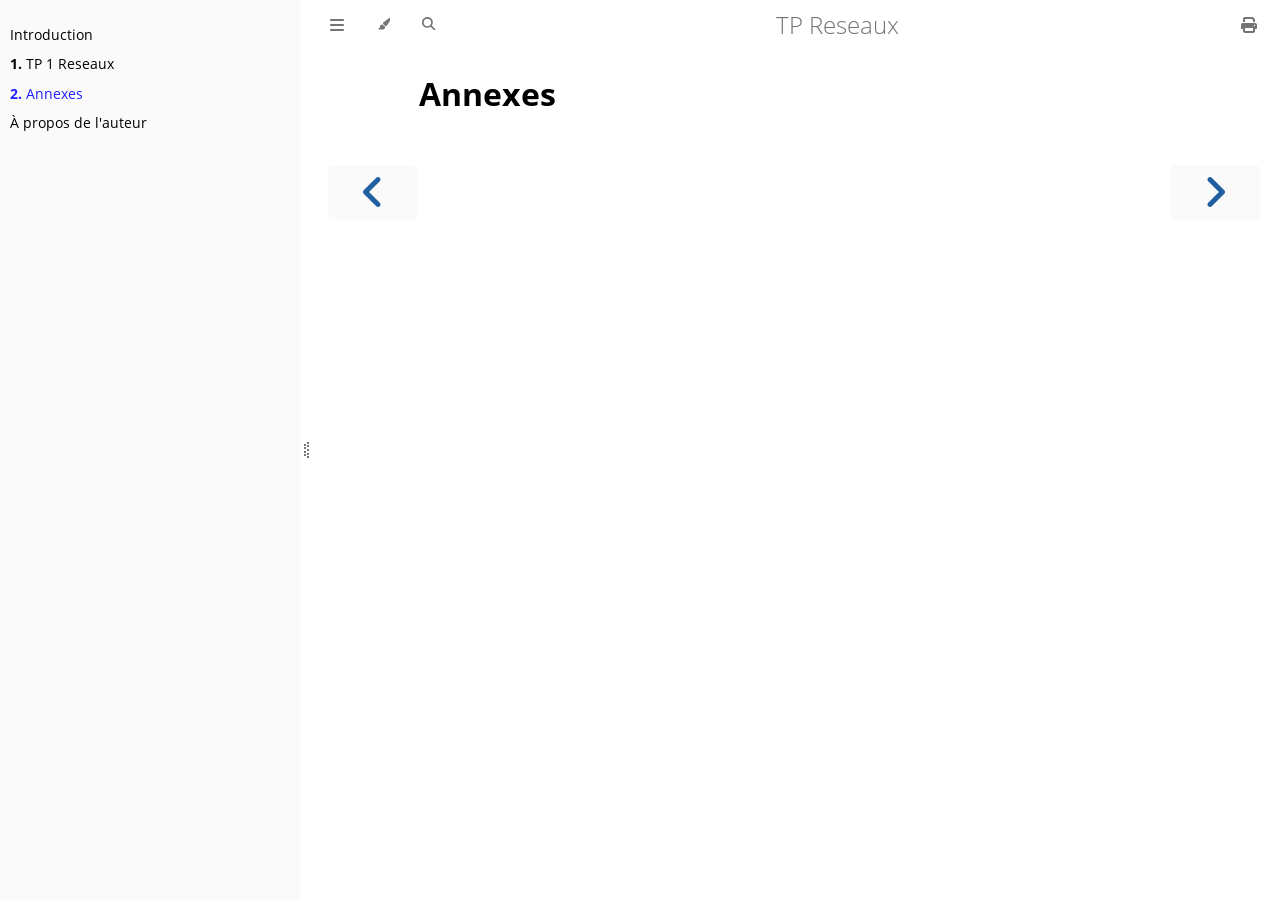
<file: annexes/index.html>
<!DOCTYPE HTML>
<html lang="en" class="light sidebar-visible" dir="ltr">
    <head>
        <!-- Book generated using mdBook -->
        <meta charset="UTF-8">
        <title>Annexes - TP Reseaux</title>


        <!-- Custom HTML head -->

        <meta name="description" content="">
        <meta name="viewport" content="width=device-width, initial-scale=1">
        <meta name="theme-color" content="#ffffff">

        <link rel="icon" href="../favicon-de23e50b.svg">
        <link rel="shortcut icon" href="../favicon-8114d1fc.png">
        <link rel="stylesheet" href="../css/variables-8adf115d.css">
        <link rel="stylesheet" href="../css/general-e96d0476.css">
        <link rel="stylesheet" href="../css/chrome-d279d366.css">
        <link rel="stylesheet" href="../css/print-9e4910d8.css" media="print">

        <!-- Fonts -->
        <link rel="stylesheet" href="../fonts/fonts-9644e21d.css">

        <!-- Highlight.js Stylesheets -->
        <link rel="stylesheet" id="mdbook-highlight-css" href="../highlight-493f70e1.css">
        <link rel="stylesheet" id="mdbook-tomorrow-night-css" href="../tomorrow-night-4c0ae647.css">
        <link rel="stylesheet" id="mdbook-ayu-highlight-css" href="../ayu-highlight-3fdfc3ac.css">

        <!-- Custom theme stylesheets -->


        <!-- Provide site root and default themes to javascript -->
        <script>
            const path_to_root = "../";
            const default_light_theme = "light";
            const default_dark_theme = "navy";
            window.path_to_searchindex_js = "../searchindex-121acbe9.js";
        </script>
        <!-- Start loading toc.js asap -->
        <script src="../toc-62cfd5fd.js"></script>
    </head>
    <body>
    <div id="mdbook-help-container">
        <div id="mdbook-help-popup">
            <h2 class="mdbook-help-title">Keyboard shortcuts</h2>
            <div>
                <p>Press <kbd>←</kbd> or <kbd>→</kbd> to navigate between chapters</p>
                <p>Press <kbd>S</kbd> or <kbd>/</kbd> to search in the book</p>
                <p>Press <kbd>?</kbd> to show this help</p>
                <p>Press <kbd>Esc</kbd> to hide this help</p>
            </div>
        </div>
    </div>
    <div id="mdbook-body-container">
        <!-- Work around some values being stored in localStorage wrapped in quotes -->
        <script>
            try {
                let theme = localStorage.getItem('mdbook-theme');
                let sidebar = localStorage.getItem('mdbook-sidebar');

                if (theme.startsWith('"') && theme.endsWith('"')) {
                    localStorage.setItem('mdbook-theme', theme.slice(1, theme.length - 1));
                }

                if (sidebar.startsWith('"') && sidebar.endsWith('"')) {
                    localStorage.setItem('mdbook-sidebar', sidebar.slice(1, sidebar.length - 1));
                }
            } catch (e) { }
        </script>

        <!-- Set the theme before any content is loaded, prevents flash -->
        <script>
            const default_theme = window.matchMedia("(prefers-color-scheme: dark)").matches ? default_dark_theme : default_light_theme;
            let theme;
            try { theme = localStorage.getItem('mdbook-theme'); } catch(e) { }
            if (theme === null || theme === undefined) { theme = default_theme; }
            const html = document.documentElement;
            html.classList.remove('light')
            html.classList.add(theme);
            html.classList.add("js");
        </script>

        <input type="checkbox" id="mdbook-sidebar-toggle-anchor" class="hidden">

        <!-- Hide / unhide sidebar before it is displayed -->
        <script>
            let sidebar = null;
            const sidebar_toggle = document.getElementById("mdbook-sidebar-toggle-anchor");
            if (document.body.clientWidth >= 1080) {
                try { sidebar = localStorage.getItem('mdbook-sidebar'); } catch(e) { }
                sidebar = sidebar || 'visible';
            } else {
                sidebar = 'hidden';
                sidebar_toggle.checked = false;
            }
            if (sidebar === 'visible') {
                sidebar_toggle.checked = true;
            } else {
                html.classList.remove('sidebar-visible');
            }
        </script>

        <nav id="mdbook-sidebar" class="sidebar" aria-label="Table of contents">
            <!-- populated by js -->
            <mdbook-sidebar-scrollbox class="sidebar-scrollbox"></mdbook-sidebar-scrollbox>
            <noscript>
                <iframe class="sidebar-iframe-outer" src="../toc.html"></iframe>
            </noscript>
            <div id="mdbook-sidebar-resize-handle" class="sidebar-resize-handle">
                <div class="sidebar-resize-indicator"></div>
            </div>
        </nav>

        <div id="mdbook-page-wrapper" class="page-wrapper">

            <div class="page">
                <div id="mdbook-menu-bar-hover-placeholder"></div>
                <div id="mdbook-menu-bar" class="menu-bar sticky">
                    <div class="left-buttons">
                        <label id="mdbook-sidebar-toggle" class="icon-button" for="mdbook-sidebar-toggle-anchor" title="Toggle Table of Contents" aria-label="Toggle Table of Contents" aria-controls="mdbook-sidebar">
                            <span class=fa-svg><svg xmlns="http://www.w3.org/2000/svg" viewBox="0 0 448 512"><!--! Font Awesome Free 6.2.0 by @fontawesome - https://fontawesome.com License - https://fontawesome.com/license/free (Icons: CC BY 4.0, Fonts: SIL OFL 1.1, Code: MIT License) Copyright 2022 Fonticons, Inc. --><path d="M0 96C0 78.3 14.3 64 32 64H416c17.7 0 32 14.3 32 32s-14.3 32-32 32H32C14.3 128 0 113.7 0 96zM0 256c0-17.7 14.3-32 32-32H416c17.7 0 32 14.3 32 32s-14.3 32-32 32H32c-17.7 0-32-14.3-32-32zM448 416c0 17.7-14.3 32-32 32H32c-17.7 0-32-14.3-32-32s14.3-32 32-32H416c17.7 0 32 14.3 32 32z"/></svg></span>
                        </label>
                        <button id="mdbook-theme-toggle" class="icon-button" type="button" title="Change theme" aria-label="Change theme" aria-haspopup="true" aria-expanded="false" aria-controls="mdbook-theme-list">
                            <span class=fa-svg><svg xmlns="http://www.w3.org/2000/svg" viewBox="0 0 576 512"><!--! Font Awesome Free 6.2.0 by @fontawesome - https://fontawesome.com License - https://fontawesome.com/license/free (Icons: CC BY 4.0, Fonts: SIL OFL 1.1, Code: MIT License) Copyright 2022 Fonticons, Inc. --><path d="M371.3 367.1c27.3-3.9 51.9-19.4 67.2-42.9L600.2 74.1c12.6-19.5 9.4-45.3-7.6-61.2S549.7-4.4 531.1 9.6L294.4 187.2c-24 18-38.2 46.1-38.4 76.1L371.3 367.1zm-19.6 25.4l-116-104.4C175.9 290.3 128 339.6 128 400c0 3.9 .2 7.8 .6 11.6c1.8 17.5-10.2 36.4-27.8 36.4H96c-17.7 0-32 14.3-32 32s14.3 32 32 32H240c61.9 0 112-50.1 112-112c0-2.5-.1-5-.2-7.5z"/></svg></span>
                        </button>
                        <ul id="mdbook-theme-list" class="theme-popup" aria-label="Themes" role="menu">
                            <li role="none"><button role="menuitem" class="theme" id="mdbook-theme-default_theme">Auto</button></li>
                            <li role="none"><button role="menuitem" class="theme" id="mdbook-theme-light">Light</button></li>
                            <li role="none"><button role="menuitem" class="theme" id="mdbook-theme-rust">Rust</button></li>
                            <li role="none"><button role="menuitem" class="theme" id="mdbook-theme-coal">Coal</button></li>
                            <li role="none"><button role="menuitem" class="theme" id="mdbook-theme-navy">Navy</button></li>
                            <li role="none"><button role="menuitem" class="theme" id="mdbook-theme-ayu">Ayu</button></li>
                        </ul>
                        <button id="mdbook-search-toggle" class="icon-button" type="button" title="Search (`/`)" aria-label="Toggle Searchbar" aria-expanded="false" aria-keyshortcuts="/ s" aria-controls="mdbook-searchbar">
                            <span class=fa-svg><svg xmlns="http://www.w3.org/2000/svg" viewBox="0 0 512 512"><!--! Font Awesome Free 6.2.0 by @fontawesome - https://fontawesome.com License - https://fontawesome.com/license/free (Icons: CC BY 4.0, Fonts: SIL OFL 1.1, Code: MIT License) Copyright 2022 Fonticons, Inc. --><path d="M416 208c0 45.9-14.9 88.3-40 122.7L502.6 457.4c12.5 12.5 12.5 32.8 0 45.3s-32.8 12.5-45.3 0L330.7 376c-34.4 25.2-76.8 40-122.7 40C93.1 416 0 322.9 0 208S93.1 0 208 0S416 93.1 416 208zM208 352c79.5 0 144-64.5 144-144s-64.5-144-144-144S64 128.5 64 208s64.5 144 144 144z"/></svg></span>
                        </button>
                    </div>

                    <h1 class="menu-title">TP Reseaux</h1>

                    <div class="right-buttons">
                        <a href="../print.html" title="Print this book" aria-label="Print this book">
                            <span class=fa-svg id="print-button"><svg xmlns="http://www.w3.org/2000/svg" viewBox="0 0 512 512"><!--! Font Awesome Free 6.2.0 by @fontawesome - https://fontawesome.com License - https://fontawesome.com/license/free (Icons: CC BY 4.0, Fonts: SIL OFL 1.1, Code: MIT License) Copyright 2022 Fonticons, Inc. --><path d="M128 0C92.7 0 64 28.7 64 64v96h64V64H354.7L384 93.3V160h64V93.3c0-17-6.7-33.3-18.7-45.3L400 18.7C388 6.7 371.7 0 354.7 0H128zM384 352v32 64H128V384 368 352H384zm64 32h32c17.7 0 32-14.3 32-32V256c0-35.3-28.7-64-64-64H64c-35.3 0-64 28.7-64 64v96c0 17.7 14.3 32 32 32H64v64c0 35.3 28.7 64 64 64H384c35.3 0 64-28.7 64-64V384zm-16-88c-13.3 0-24-10.7-24-24s10.7-24 24-24s24 10.7 24 24s-10.7 24-24 24z"/></svg></span>
                        </a>

                    </div>
                </div>

                <div id="mdbook-search-wrapper" class="hidden">
                    <form id="mdbook-searchbar-outer" class="searchbar-outer">
                        <div class="search-wrapper">
                            <input type="search" id="mdbook-searchbar" name="searchbar" placeholder="Search this book ..." aria-controls="mdbook-searchresults-outer" aria-describedby="searchresults-header">
                            <div class="spinner-wrapper">
                                <span class=fa-svg id="fa-spin"><svg xmlns="http://www.w3.org/2000/svg" viewBox="0 0 512 512"><!--! Font Awesome Free 6.2.0 by @fontawesome - https://fontawesome.com License - https://fontawesome.com/license/free (Icons: CC BY 4.0, Fonts: SIL OFL 1.1, Code: MIT License) Copyright 2022 Fonticons, Inc. --><path d="M304 48c0-26.5-21.5-48-48-48s-48 21.5-48 48s21.5 48 48 48s48-21.5 48-48zm0 416c0-26.5-21.5-48-48-48s-48 21.5-48 48s21.5 48 48 48s48-21.5 48-48zM48 304c26.5 0 48-21.5 48-48s-21.5-48-48-48s-48 21.5-48 48s21.5 48 48 48zm464-48c0-26.5-21.5-48-48-48s-48 21.5-48 48s21.5 48 48 48s48-21.5 48-48zM142.9 437c18.7-18.7 18.7-49.1 0-67.9s-49.1-18.7-67.9 0s-18.7 49.1 0 67.9s49.1 18.7 67.9 0zm0-294.2c18.7-18.7 18.7-49.1 0-67.9S93.7 56.2 75 75s-18.7 49.1 0 67.9s49.1 18.7 67.9 0zM369.1 437c18.7 18.7 49.1 18.7 67.9 0s18.7-49.1 0-67.9s-49.1-18.7-67.9 0s-18.7 49.1 0 67.9z"/></svg></span>
                            </div>
                        </div>
                    </form>
                    <div id="mdbook-searchresults-outer" class="searchresults-outer hidden">
                        <div id="mdbook-searchresults-header" class="searchresults-header"></div>
                        <ul id="mdbook-searchresults">
                        </ul>
                    </div>
                </div>

                <!-- Apply ARIA attributes after the sidebar and the sidebar toggle button are added to the DOM -->
                <script>
                    document.getElementById('mdbook-sidebar-toggle').setAttribute('aria-expanded', sidebar === 'visible');
                    document.getElementById('mdbook-sidebar').setAttribute('aria-hidden', sidebar !== 'visible');
                    Array.from(document.querySelectorAll('#mdbook-sidebar a')).forEach(function(link) {
                        link.setAttribute('tabIndex', sidebar === 'visible' ? 0 : -1);
                    });
                </script>

                <div id="mdbook-content" class="content">
                    <main>
                        <h1 id="annexes"><a class="header" href="#annexes">Annexes</a></h1>

                    </main>

                    <nav class="nav-wrapper" aria-label="Page navigation">
                        <!-- Mobile navigation buttons -->
                            <a rel="prev" href="../tp-1-reseaux.html" class="mobile-nav-chapters previous" title="Previous chapter" aria-label="Previous chapter" aria-keyshortcuts="Left">
                                <span class=fa-svg><svg xmlns="http://www.w3.org/2000/svg" viewBox="0 0 320 512"><!--! Font Awesome Free 6.2.0 by @fontawesome - https://fontawesome.com License - https://fontawesome.com/license/free (Icons: CC BY 4.0, Fonts: SIL OFL 1.1, Code: MIT License) Copyright 2022 Fonticons, Inc. --><path d="M41.4 233.4c-12.5 12.5-12.5 32.8 0 45.3l160 160c12.5 12.5 32.8 12.5 45.3 0s12.5-32.8 0-45.3L109.3 256 246.6 118.6c12.5-12.5 12.5-32.8 0-45.3s-32.8-12.5-45.3 0l-160 160z"/></svg></span>
                            </a>

                            <a rel="next prefetch" href="../auteur.html" class="mobile-nav-chapters next" title="Next chapter" aria-label="Next chapter" aria-keyshortcuts="Right">
                                <span class=fa-svg><svg xmlns="http://www.w3.org/2000/svg" viewBox="0 0 320 512"><!--! Font Awesome Free 6.2.0 by @fontawesome - https://fontawesome.com License - https://fontawesome.com/license/free (Icons: CC BY 4.0, Fonts: SIL OFL 1.1, Code: MIT License) Copyright 2022 Fonticons, Inc. --><path d="M278.6 233.4c12.5 12.5 12.5 32.8 0 45.3l-160 160c-12.5 12.5-32.8 12.5-45.3 0s-12.5-32.8 0-45.3L210.7 256 73.4 118.6c-12.5-12.5-12.5-32.8 0-45.3s32.8-12.5 45.3 0l160 160z"/></svg></span>
                            </a>

                        <div style="clear: both"></div>
                    </nav>
                </div>
            </div>

            <nav class="nav-wide-wrapper" aria-label="Page navigation">
                    <a rel="prev" href="../tp-1-reseaux.html" class="nav-chapters previous" title="Previous chapter" aria-label="Previous chapter" aria-keyshortcuts="Left">
                        <span class=fa-svg><svg xmlns="http://www.w3.org/2000/svg" viewBox="0 0 320 512"><!--! Font Awesome Free 6.2.0 by @fontawesome - https://fontawesome.com License - https://fontawesome.com/license/free (Icons: CC BY 4.0, Fonts: SIL OFL 1.1, Code: MIT License) Copyright 2022 Fonticons, Inc. --><path d="M41.4 233.4c-12.5 12.5-12.5 32.8 0 45.3l160 160c12.5 12.5 32.8 12.5 45.3 0s12.5-32.8 0-45.3L109.3 256 246.6 118.6c12.5-12.5 12.5-32.8 0-45.3s-32.8-12.5-45.3 0l-160 160z"/></svg></span>
                    </a>

                    <a rel="next prefetch" href="../auteur.html" class="nav-chapters next" title="Next chapter" aria-label="Next chapter" aria-keyshortcuts="Right">
                        <span class=fa-svg><svg xmlns="http://www.w3.org/2000/svg" viewBox="0 0 320 512"><!--! Font Awesome Free 6.2.0 by @fontawesome - https://fontawesome.com License - https://fontawesome.com/license/free (Icons: CC BY 4.0, Fonts: SIL OFL 1.1, Code: MIT License) Copyright 2022 Fonticons, Inc. --><path d="M278.6 233.4c12.5 12.5 12.5 32.8 0 45.3l-160 160c-12.5 12.5-32.8 12.5-45.3 0s-12.5-32.8 0-45.3L210.7 256 73.4 118.6c-12.5-12.5-12.5-32.8 0-45.3s32.8-12.5 45.3 0l160 160z"/></svg></span>
                    </a>
            </nav>

        </div>

        <template id=fa-eye><span class=fa-svg><svg xmlns="http://www.w3.org/2000/svg" viewBox="0 0 576 512"><!--! Font Awesome Free 6.2.0 by @fontawesome - https://fontawesome.com License - https://fontawesome.com/license/free (Icons: CC BY 4.0, Fonts: SIL OFL 1.1, Code: MIT License) Copyright 2022 Fonticons, Inc. --><path d="M288 32c-80.8 0-145.5 36.8-192.6 80.6C48.6 156 17.3 208 2.5 243.7c-3.3 7.9-3.3 16.7 0 24.6C17.3 304 48.6 356 95.4 399.4C142.5 443.2 207.2 480 288 480s145.5-36.8 192.6-80.6c46.8-43.5 78.1-95.4 93-131.1c3.3-7.9 3.3-16.7 0-24.6c-14.9-35.7-46.2-87.7-93-131.1C433.5 68.8 368.8 32 288 32zM432 256c0 79.5-64.5 144-144 144s-144-64.5-144-144s64.5-144 144-144s144 64.5 144 144zM288 192c0 35.3-28.7 64-64 64c-11.5 0-22.3-3-31.6-8.4c-.2 2.8-.4 5.5-.4 8.4c0 53 43 96 96 96s96-43 96-96s-43-96-96-96c-2.8 0-5.6 .1-8.4 .4c5.3 9.3 8.4 20.1 8.4 31.6z"/></svg></span></template>
        <template id=fa-eye-slash><span class=fa-svg><svg xmlns="http://www.w3.org/2000/svg" viewBox="0 0 640 512"><!--! Font Awesome Free 6.2.0 by @fontawesome - https://fontawesome.com License - https://fontawesome.com/license/free (Icons: CC BY 4.0, Fonts: SIL OFL 1.1, Code: MIT License) Copyright 2022 Fonticons, Inc. --><path d="M38.8 5.1C28.4-3.1 13.3-1.2 5.1 9.2S-1.2 34.7 9.2 42.9l592 464c10.4 8.2 25.5 6.3 33.7-4.1s6.3-25.5-4.1-33.7L525.6 386.7c39.6-40.6 66.4-86.1 79.9-118.4c3.3-7.9 3.3-16.7 0-24.6c-14.9-35.7-46.2-87.7-93-131.1C465.5 68.8 400.8 32 320 32c-68.2 0-125 26.3-169.3 60.8L38.8 5.1zM223.1 149.5C248.6 126.2 282.7 112 320 112c79.5 0 144 64.5 144 144c0 24.9-6.3 48.3-17.4 68.7L408 294.5c5.2-11.8 8-24.8 8-38.5c0-53-43-96-96-96c-2.8 0-5.6 .1-8.4 .4c5.3 9.3 8.4 20.1 8.4 31.6c0 10.2-2.4 19.8-6.6 28.3l-90.3-70.8zm223.1 298L373 389.9c-16.4 6.5-34.3 10.1-53 10.1c-79.5 0-144-64.5-144-144c0-6.9 .5-13.6 1.4-20.2L83.1 161.5C60.3 191.2 44 220.8 34.5 243.7c-3.3 7.9-3.3 16.7 0 24.6c14.9 35.7 46.2 87.7 93 131.1C174.5 443.2 239.2 480 320 480c47.8 0 89.9-12.9 126.2-32.5z"/></svg></span></template>
        <template id=fa-copy><span class=fa-svg><svg xmlns="http://www.w3.org/2000/svg" viewBox="0 0 512 512"><!--! Font Awesome Free 6.2.0 by @fontawesome - https://fontawesome.com License - https://fontawesome.com/license/free (Icons: CC BY 4.0, Fonts: SIL OFL 1.1, Code: MIT License) Copyright 2022 Fonticons, Inc. --><path d="M502.6 70.63l-61.25-61.25C435.4 3.371 427.2 0 418.7 0H255.1c-35.35 0-64 28.66-64 64l.0195 256C192 355.4 220.7 384 256 384h192c35.2 0 64-28.8 64-64V93.25C512 84.77 508.6 76.63 502.6 70.63zM464 320c0 8.836-7.164 16-16 16H255.1c-8.838 0-16-7.164-16-16L239.1 64.13c0-8.836 7.164-16 16-16h128L384 96c0 17.67 14.33 32 32 32h47.1V320zM272 448c0 8.836-7.164 16-16 16H63.1c-8.838 0-16-7.164-16-16L47.98 192.1c0-8.836 7.164-16 16-16H160V128H63.99c-35.35 0-64 28.65-64 64l.0098 256C.002 483.3 28.66 512 64 512h192c35.2 0 64-28.8 64-64v-32h-47.1L272 448z"/></svg></span></template>
        <template id=fa-play><span class=fa-svg><svg xmlns="http://www.w3.org/2000/svg" viewBox="0 0 384 512"><!--! Font Awesome Free 6.2.0 by @fontawesome - https://fontawesome.com License - https://fontawesome.com/license/free (Icons: CC BY 4.0, Fonts: SIL OFL 1.1, Code: MIT License) Copyright 2022 Fonticons, Inc. --><path d="M73 39c-14.8-9.1-33.4-9.4-48.5-.9S0 62.6 0 80V432c0 17.4 9.4 33.4 24.5 41.9s33.7 8.1 48.5-.9L361 297c14.3-8.7 23-24.2 23-41s-8.7-32.2-23-41L73 39z"/></svg></span></template>
        <template id=fa-clock-rotate-left><span class=fa-svg><svg xmlns="http://www.w3.org/2000/svg" viewBox="0 0 512 512"><!--! Font Awesome Free 6.2.0 by @fontawesome - https://fontawesome.com License - https://fontawesome.com/license/free (Icons: CC BY 4.0, Fonts: SIL OFL 1.1, Code: MIT License) Copyright 2022 Fonticons, Inc. --><path d="M75 75L41 41C25.9 25.9 0 36.6 0 57.9V168c0 13.3 10.7 24 24 24H134.1c21.4 0 32.1-25.9 17-41l-30.8-30.8C155 85.5 203 64 256 64c106 0 192 86 192 192s-86 192-192 192c-40.8 0-78.6-12.7-109.7-34.4c-14.5-10.1-34.4-6.6-44.6 7.9s-6.6 34.4 7.9 44.6C151.2 495 201.7 512 256 512c141.4 0 256-114.6 256-256S397.4 0 256 0C185.3 0 121.3 28.7 75 75zm181 53c-13.3 0-24 10.7-24 24V256c0 6.4 2.5 12.5 7 17l72 72c9.4 9.4 24.6 9.4 33.9 0s9.4-24.6 0-33.9l-65-65V152c0-13.3-10.7-24-24-24z"/></svg></span></template>



        <script>
            window.playground_copyable = true;
        </script>


        <script src="../elasticlunr-ef4e11c1.min.js"></script>
        <script src="../mark-09e88c2c.min.js"></script>
        <script src="../searcher-09f2665d.js"></script>

        <script src="../clipboard-1626706a.min.js"></script>
        <script src="../highlight-abc7f01d.js"></script>
        <script src="../book-609e4cb8.js"></script>

        <!-- Custom JS scripts -->



    </div>
    </body>
</html>
</file>
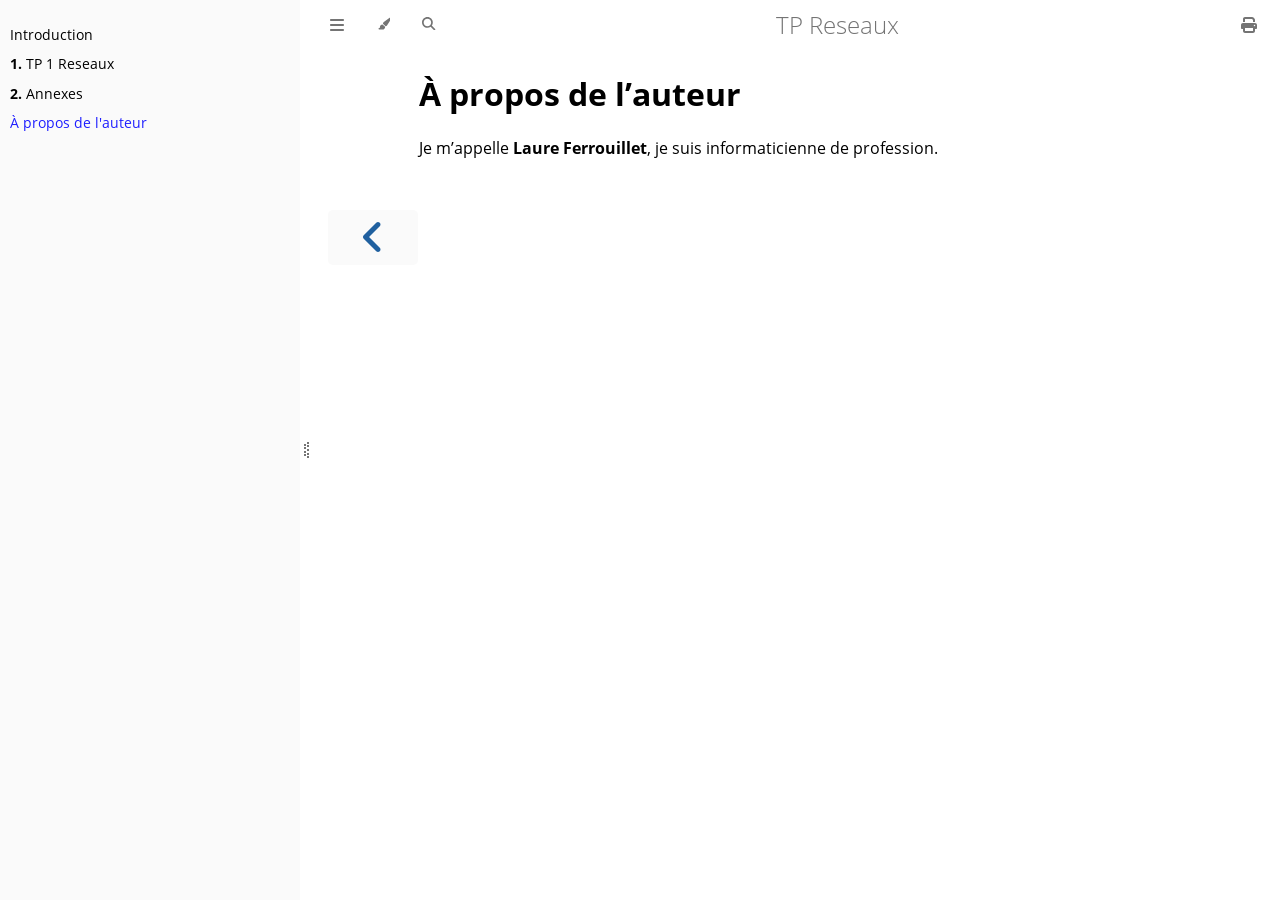
<file: auteur.html>
<!DOCTYPE HTML>
<html lang="en" class="light sidebar-visible" dir="ltr">
    <head>
        <!-- Book generated using mdBook -->
        <meta charset="UTF-8">
        <title>À propos de l&#x27;auteur - TP Reseaux</title>


        <!-- Custom HTML head -->

        <meta name="description" content="">
        <meta name="viewport" content="width=device-width, initial-scale=1">
        <meta name="theme-color" content="#ffffff">

        <link rel="icon" href="favicon-de23e50b.svg">
        <link rel="shortcut icon" href="favicon-8114d1fc.png">
        <link rel="stylesheet" href="css/variables-8adf115d.css">
        <link rel="stylesheet" href="css/general-e96d0476.css">
        <link rel="stylesheet" href="css/chrome-d279d366.css">
        <link rel="stylesheet" href="css/print-9e4910d8.css" media="print">

        <!-- Fonts -->
        <link rel="stylesheet" href="fonts/fonts-9644e21d.css">

        <!-- Highlight.js Stylesheets -->
        <link rel="stylesheet" id="mdbook-highlight-css" href="highlight-493f70e1.css">
        <link rel="stylesheet" id="mdbook-tomorrow-night-css" href="tomorrow-night-4c0ae647.css">
        <link rel="stylesheet" id="mdbook-ayu-highlight-css" href="ayu-highlight-3fdfc3ac.css">

        <!-- Custom theme stylesheets -->


        <!-- Provide site root and default themes to javascript -->
        <script>
            const path_to_root = "";
            const default_light_theme = "light";
            const default_dark_theme = "navy";
            window.path_to_searchindex_js = "searchindex-121acbe9.js";
        </script>
        <!-- Start loading toc.js asap -->
        <script src="toc-62cfd5fd.js"></script>
    </head>
    <body>
    <div id="mdbook-help-container">
        <div id="mdbook-help-popup">
            <h2 class="mdbook-help-title">Keyboard shortcuts</h2>
            <div>
                <p>Press <kbd>←</kbd> or <kbd>→</kbd> to navigate between chapters</p>
                <p>Press <kbd>S</kbd> or <kbd>/</kbd> to search in the book</p>
                <p>Press <kbd>?</kbd> to show this help</p>
                <p>Press <kbd>Esc</kbd> to hide this help</p>
            </div>
        </div>
    </div>
    <div id="mdbook-body-container">
        <!-- Work around some values being stored in localStorage wrapped in quotes -->
        <script>
            try {
                let theme = localStorage.getItem('mdbook-theme');
                let sidebar = localStorage.getItem('mdbook-sidebar');

                if (theme.startsWith('"') && theme.endsWith('"')) {
                    localStorage.setItem('mdbook-theme', theme.slice(1, theme.length - 1));
                }

                if (sidebar.startsWith('"') && sidebar.endsWith('"')) {
                    localStorage.setItem('mdbook-sidebar', sidebar.slice(1, sidebar.length - 1));
                }
            } catch (e) { }
        </script>

        <!-- Set the theme before any content is loaded, prevents flash -->
        <script>
            const default_theme = window.matchMedia("(prefers-color-scheme: dark)").matches ? default_dark_theme : default_light_theme;
            let theme;
            try { theme = localStorage.getItem('mdbook-theme'); } catch(e) { }
            if (theme === null || theme === undefined) { theme = default_theme; }
            const html = document.documentElement;
            html.classList.remove('light')
            html.classList.add(theme);
            html.classList.add("js");
        </script>

        <input type="checkbox" id="mdbook-sidebar-toggle-anchor" class="hidden">

        <!-- Hide / unhide sidebar before it is displayed -->
        <script>
            let sidebar = null;
            const sidebar_toggle = document.getElementById("mdbook-sidebar-toggle-anchor");
            if (document.body.clientWidth >= 1080) {
                try { sidebar = localStorage.getItem('mdbook-sidebar'); } catch(e) { }
                sidebar = sidebar || 'visible';
            } else {
                sidebar = 'hidden';
                sidebar_toggle.checked = false;
            }
            if (sidebar === 'visible') {
                sidebar_toggle.checked = true;
            } else {
                html.classList.remove('sidebar-visible');
            }
        </script>

        <nav id="mdbook-sidebar" class="sidebar" aria-label="Table of contents">
            <!-- populated by js -->
            <mdbook-sidebar-scrollbox class="sidebar-scrollbox"></mdbook-sidebar-scrollbox>
            <noscript>
                <iframe class="sidebar-iframe-outer" src="toc.html"></iframe>
            </noscript>
            <div id="mdbook-sidebar-resize-handle" class="sidebar-resize-handle">
                <div class="sidebar-resize-indicator"></div>
            </div>
        </nav>

        <div id="mdbook-page-wrapper" class="page-wrapper">

            <div class="page">
                <div id="mdbook-menu-bar-hover-placeholder"></div>
                <div id="mdbook-menu-bar" class="menu-bar sticky">
                    <div class="left-buttons">
                        <label id="mdbook-sidebar-toggle" class="icon-button" for="mdbook-sidebar-toggle-anchor" title="Toggle Table of Contents" aria-label="Toggle Table of Contents" aria-controls="mdbook-sidebar">
                            <span class=fa-svg><svg xmlns="http://www.w3.org/2000/svg" viewBox="0 0 448 512"><!--! Font Awesome Free 6.2.0 by @fontawesome - https://fontawesome.com License - https://fontawesome.com/license/free (Icons: CC BY 4.0, Fonts: SIL OFL 1.1, Code: MIT License) Copyright 2022 Fonticons, Inc. --><path d="M0 96C0 78.3 14.3 64 32 64H416c17.7 0 32 14.3 32 32s-14.3 32-32 32H32C14.3 128 0 113.7 0 96zM0 256c0-17.7 14.3-32 32-32H416c17.7 0 32 14.3 32 32s-14.3 32-32 32H32c-17.7 0-32-14.3-32-32zM448 416c0 17.7-14.3 32-32 32H32c-17.7 0-32-14.3-32-32s14.3-32 32-32H416c17.7 0 32 14.3 32 32z"/></svg></span>
                        </label>
                        <button id="mdbook-theme-toggle" class="icon-button" type="button" title="Change theme" aria-label="Change theme" aria-haspopup="true" aria-expanded="false" aria-controls="mdbook-theme-list">
                            <span class=fa-svg><svg xmlns="http://www.w3.org/2000/svg" viewBox="0 0 576 512"><!--! Font Awesome Free 6.2.0 by @fontawesome - https://fontawesome.com License - https://fontawesome.com/license/free (Icons: CC BY 4.0, Fonts: SIL OFL 1.1, Code: MIT License) Copyright 2022 Fonticons, Inc. --><path d="M371.3 367.1c27.3-3.9 51.9-19.4 67.2-42.9L600.2 74.1c12.6-19.5 9.4-45.3-7.6-61.2S549.7-4.4 531.1 9.6L294.4 187.2c-24 18-38.2 46.1-38.4 76.1L371.3 367.1zm-19.6 25.4l-116-104.4C175.9 290.3 128 339.6 128 400c0 3.9 .2 7.8 .6 11.6c1.8 17.5-10.2 36.4-27.8 36.4H96c-17.7 0-32 14.3-32 32s14.3 32 32 32H240c61.9 0 112-50.1 112-112c0-2.5-.1-5-.2-7.5z"/></svg></span>
                        </button>
                        <ul id="mdbook-theme-list" class="theme-popup" aria-label="Themes" role="menu">
                            <li role="none"><button role="menuitem" class="theme" id="mdbook-theme-default_theme">Auto</button></li>
                            <li role="none"><button role="menuitem" class="theme" id="mdbook-theme-light">Light</button></li>
                            <li role="none"><button role="menuitem" class="theme" id="mdbook-theme-rust">Rust</button></li>
                            <li role="none"><button role="menuitem" class="theme" id="mdbook-theme-coal">Coal</button></li>
                            <li role="none"><button role="menuitem" class="theme" id="mdbook-theme-navy">Navy</button></li>
                            <li role="none"><button role="menuitem" class="theme" id="mdbook-theme-ayu">Ayu</button></li>
                        </ul>
                        <button id="mdbook-search-toggle" class="icon-button" type="button" title="Search (`/`)" aria-label="Toggle Searchbar" aria-expanded="false" aria-keyshortcuts="/ s" aria-controls="mdbook-searchbar">
                            <span class=fa-svg><svg xmlns="http://www.w3.org/2000/svg" viewBox="0 0 512 512"><!--! Font Awesome Free 6.2.0 by @fontawesome - https://fontawesome.com License - https://fontawesome.com/license/free (Icons: CC BY 4.0, Fonts: SIL OFL 1.1, Code: MIT License) Copyright 2022 Fonticons, Inc. --><path d="M416 208c0 45.9-14.9 88.3-40 122.7L502.6 457.4c12.5 12.5 12.5 32.8 0 45.3s-32.8 12.5-45.3 0L330.7 376c-34.4 25.2-76.8 40-122.7 40C93.1 416 0 322.9 0 208S93.1 0 208 0S416 93.1 416 208zM208 352c79.5 0 144-64.5 144-144s-64.5-144-144-144S64 128.5 64 208s64.5 144 144 144z"/></svg></span>
                        </button>
                    </div>

                    <h1 class="menu-title">TP Reseaux</h1>

                    <div class="right-buttons">
                        <a href="print.html" title="Print this book" aria-label="Print this book">
                            <span class=fa-svg id="print-button"><svg xmlns="http://www.w3.org/2000/svg" viewBox="0 0 512 512"><!--! Font Awesome Free 6.2.0 by @fontawesome - https://fontawesome.com License - https://fontawesome.com/license/free (Icons: CC BY 4.0, Fonts: SIL OFL 1.1, Code: MIT License) Copyright 2022 Fonticons, Inc. --><path d="M128 0C92.7 0 64 28.7 64 64v96h64V64H354.7L384 93.3V160h64V93.3c0-17-6.7-33.3-18.7-45.3L400 18.7C388 6.7 371.7 0 354.7 0H128zM384 352v32 64H128V384 368 352H384zm64 32h32c17.7 0 32-14.3 32-32V256c0-35.3-28.7-64-64-64H64c-35.3 0-64 28.7-64 64v96c0 17.7 14.3 32 32 32H64v64c0 35.3 28.7 64 64 64H384c35.3 0 64-28.7 64-64V384zm-16-88c-13.3 0-24-10.7-24-24s10.7-24 24-24s24 10.7 24 24s-10.7 24-24 24z"/></svg></span>
                        </a>

                    </div>
                </div>

                <div id="mdbook-search-wrapper" class="hidden">
                    <form id="mdbook-searchbar-outer" class="searchbar-outer">
                        <div class="search-wrapper">
                            <input type="search" id="mdbook-searchbar" name="searchbar" placeholder="Search this book ..." aria-controls="mdbook-searchresults-outer" aria-describedby="searchresults-header">
                            <div class="spinner-wrapper">
                                <span class=fa-svg id="fa-spin"><svg xmlns="http://www.w3.org/2000/svg" viewBox="0 0 512 512"><!--! Font Awesome Free 6.2.0 by @fontawesome - https://fontawesome.com License - https://fontawesome.com/license/free (Icons: CC BY 4.0, Fonts: SIL OFL 1.1, Code: MIT License) Copyright 2022 Fonticons, Inc. --><path d="M304 48c0-26.5-21.5-48-48-48s-48 21.5-48 48s21.5 48 48 48s48-21.5 48-48zm0 416c0-26.5-21.5-48-48-48s-48 21.5-48 48s21.5 48 48 48s48-21.5 48-48zM48 304c26.5 0 48-21.5 48-48s-21.5-48-48-48s-48 21.5-48 48s21.5 48 48 48zm464-48c0-26.5-21.5-48-48-48s-48 21.5-48 48s21.5 48 48 48s48-21.5 48-48zM142.9 437c18.7-18.7 18.7-49.1 0-67.9s-49.1-18.7-67.9 0s-18.7 49.1 0 67.9s49.1 18.7 67.9 0zm0-294.2c18.7-18.7 18.7-49.1 0-67.9S93.7 56.2 75 75s-18.7 49.1 0 67.9s49.1 18.7 67.9 0zM369.1 437c18.7 18.7 49.1 18.7 67.9 0s18.7-49.1 0-67.9s-49.1-18.7-67.9 0s-18.7 49.1 0 67.9z"/></svg></span>
                            </div>
                        </div>
                    </form>
                    <div id="mdbook-searchresults-outer" class="searchresults-outer hidden">
                        <div id="mdbook-searchresults-header" class="searchresults-header"></div>
                        <ul id="mdbook-searchresults">
                        </ul>
                    </div>
                </div>

                <!-- Apply ARIA attributes after the sidebar and the sidebar toggle button are added to the DOM -->
                <script>
                    document.getElementById('mdbook-sidebar-toggle').setAttribute('aria-expanded', sidebar === 'visible');
                    document.getElementById('mdbook-sidebar').setAttribute('aria-hidden', sidebar !== 'visible');
                    Array.from(document.querySelectorAll('#mdbook-sidebar a')).forEach(function(link) {
                        link.setAttribute('tabIndex', sidebar === 'visible' ? 0 : -1);
                    });
                </script>

                <div id="mdbook-content" class="content">
                    <main>
                        <h1 id="à-propos-de-lauteur"><a class="header" href="#à-propos-de-lauteur">À propos de l’auteur</a></h1>
<p>Je m’appelle <strong>Laure Ferrouillet</strong>, je suis informaticienne de profession.</p>

                    </main>

                    <nav class="nav-wrapper" aria-label="Page navigation">
                        <!-- Mobile navigation buttons -->
                            <a rel="prev" href="annexes/index.html" class="mobile-nav-chapters previous" title="Previous chapter" aria-label="Previous chapter" aria-keyshortcuts="Left">
                                <span class=fa-svg><svg xmlns="http://www.w3.org/2000/svg" viewBox="0 0 320 512"><!--! Font Awesome Free 6.2.0 by @fontawesome - https://fontawesome.com License - https://fontawesome.com/license/free (Icons: CC BY 4.0, Fonts: SIL OFL 1.1, Code: MIT License) Copyright 2022 Fonticons, Inc. --><path d="M41.4 233.4c-12.5 12.5-12.5 32.8 0 45.3l160 160c12.5 12.5 32.8 12.5 45.3 0s12.5-32.8 0-45.3L109.3 256 246.6 118.6c12.5-12.5 12.5-32.8 0-45.3s-32.8-12.5-45.3 0l-160 160z"/></svg></span>
                            </a>


                        <div style="clear: both"></div>
                    </nav>
                </div>
            </div>

            <nav class="nav-wide-wrapper" aria-label="Page navigation">
                    <a rel="prev" href="annexes/index.html" class="nav-chapters previous" title="Previous chapter" aria-label="Previous chapter" aria-keyshortcuts="Left">
                        <span class=fa-svg><svg xmlns="http://www.w3.org/2000/svg" viewBox="0 0 320 512"><!--! Font Awesome Free 6.2.0 by @fontawesome - https://fontawesome.com License - https://fontawesome.com/license/free (Icons: CC BY 4.0, Fonts: SIL OFL 1.1, Code: MIT License) Copyright 2022 Fonticons, Inc. --><path d="M41.4 233.4c-12.5 12.5-12.5 32.8 0 45.3l160 160c12.5 12.5 32.8 12.5 45.3 0s12.5-32.8 0-45.3L109.3 256 246.6 118.6c12.5-12.5 12.5-32.8 0-45.3s-32.8-12.5-45.3 0l-160 160z"/></svg></span>
                    </a>

            </nav>

        </div>

        <template id=fa-eye><span class=fa-svg><svg xmlns="http://www.w3.org/2000/svg" viewBox="0 0 576 512"><!--! Font Awesome Free 6.2.0 by @fontawesome - https://fontawesome.com License - https://fontawesome.com/license/free (Icons: CC BY 4.0, Fonts: SIL OFL 1.1, Code: MIT License) Copyright 2022 Fonticons, Inc. --><path d="M288 32c-80.8 0-145.5 36.8-192.6 80.6C48.6 156 17.3 208 2.5 243.7c-3.3 7.9-3.3 16.7 0 24.6C17.3 304 48.6 356 95.4 399.4C142.5 443.2 207.2 480 288 480s145.5-36.8 192.6-80.6c46.8-43.5 78.1-95.4 93-131.1c3.3-7.9 3.3-16.7 0-24.6c-14.9-35.7-46.2-87.7-93-131.1C433.5 68.8 368.8 32 288 32zM432 256c0 79.5-64.5 144-144 144s-144-64.5-144-144s64.5-144 144-144s144 64.5 144 144zM288 192c0 35.3-28.7 64-64 64c-11.5 0-22.3-3-31.6-8.4c-.2 2.8-.4 5.5-.4 8.4c0 53 43 96 96 96s96-43 96-96s-43-96-96-96c-2.8 0-5.6 .1-8.4 .4c5.3 9.3 8.4 20.1 8.4 31.6z"/></svg></span></template>
        <template id=fa-eye-slash><span class=fa-svg><svg xmlns="http://www.w3.org/2000/svg" viewBox="0 0 640 512"><!--! Font Awesome Free 6.2.0 by @fontawesome - https://fontawesome.com License - https://fontawesome.com/license/free (Icons: CC BY 4.0, Fonts: SIL OFL 1.1, Code: MIT License) Copyright 2022 Fonticons, Inc. --><path d="M38.8 5.1C28.4-3.1 13.3-1.2 5.1 9.2S-1.2 34.7 9.2 42.9l592 464c10.4 8.2 25.5 6.3 33.7-4.1s6.3-25.5-4.1-33.7L525.6 386.7c39.6-40.6 66.4-86.1 79.9-118.4c3.3-7.9 3.3-16.7 0-24.6c-14.9-35.7-46.2-87.7-93-131.1C465.5 68.8 400.8 32 320 32c-68.2 0-125 26.3-169.3 60.8L38.8 5.1zM223.1 149.5C248.6 126.2 282.7 112 320 112c79.5 0 144 64.5 144 144c0 24.9-6.3 48.3-17.4 68.7L408 294.5c5.2-11.8 8-24.8 8-38.5c0-53-43-96-96-96c-2.8 0-5.6 .1-8.4 .4c5.3 9.3 8.4 20.1 8.4 31.6c0 10.2-2.4 19.8-6.6 28.3l-90.3-70.8zm223.1 298L373 389.9c-16.4 6.5-34.3 10.1-53 10.1c-79.5 0-144-64.5-144-144c0-6.9 .5-13.6 1.4-20.2L83.1 161.5C60.3 191.2 44 220.8 34.5 243.7c-3.3 7.9-3.3 16.7 0 24.6c14.9 35.7 46.2 87.7 93 131.1C174.5 443.2 239.2 480 320 480c47.8 0 89.9-12.9 126.2-32.5z"/></svg></span></template>
        <template id=fa-copy><span class=fa-svg><svg xmlns="http://www.w3.org/2000/svg" viewBox="0 0 512 512"><!--! Font Awesome Free 6.2.0 by @fontawesome - https://fontawesome.com License - https://fontawesome.com/license/free (Icons: CC BY 4.0, Fonts: SIL OFL 1.1, Code: MIT License) Copyright 2022 Fonticons, Inc. --><path d="M502.6 70.63l-61.25-61.25C435.4 3.371 427.2 0 418.7 0H255.1c-35.35 0-64 28.66-64 64l.0195 256C192 355.4 220.7 384 256 384h192c35.2 0 64-28.8 64-64V93.25C512 84.77 508.6 76.63 502.6 70.63zM464 320c0 8.836-7.164 16-16 16H255.1c-8.838 0-16-7.164-16-16L239.1 64.13c0-8.836 7.164-16 16-16h128L384 96c0 17.67 14.33 32 32 32h47.1V320zM272 448c0 8.836-7.164 16-16 16H63.1c-8.838 0-16-7.164-16-16L47.98 192.1c0-8.836 7.164-16 16-16H160V128H63.99c-35.35 0-64 28.65-64 64l.0098 256C.002 483.3 28.66 512 64 512h192c35.2 0 64-28.8 64-64v-32h-47.1L272 448z"/></svg></span></template>
        <template id=fa-play><span class=fa-svg><svg xmlns="http://www.w3.org/2000/svg" viewBox="0 0 384 512"><!--! Font Awesome Free 6.2.0 by @fontawesome - https://fontawesome.com License - https://fontawesome.com/license/free (Icons: CC BY 4.0, Fonts: SIL OFL 1.1, Code: MIT License) Copyright 2022 Fonticons, Inc. --><path d="M73 39c-14.8-9.1-33.4-9.4-48.5-.9S0 62.6 0 80V432c0 17.4 9.4 33.4 24.5 41.9s33.7 8.1 48.5-.9L361 297c14.3-8.7 23-24.2 23-41s-8.7-32.2-23-41L73 39z"/></svg></span></template>
        <template id=fa-clock-rotate-left><span class=fa-svg><svg xmlns="http://www.w3.org/2000/svg" viewBox="0 0 512 512"><!--! Font Awesome Free 6.2.0 by @fontawesome - https://fontawesome.com License - https://fontawesome.com/license/free (Icons: CC BY 4.0, Fonts: SIL OFL 1.1, Code: MIT License) Copyright 2022 Fonticons, Inc. --><path d="M75 75L41 41C25.9 25.9 0 36.6 0 57.9V168c0 13.3 10.7 24 24 24H134.1c21.4 0 32.1-25.9 17-41l-30.8-30.8C155 85.5 203 64 256 64c106 0 192 86 192 192s-86 192-192 192c-40.8 0-78.6-12.7-109.7-34.4c-14.5-10.1-34.4-6.6-44.6 7.9s-6.6 34.4 7.9 44.6C151.2 495 201.7 512 256 512c141.4 0 256-114.6 256-256S397.4 0 256 0C185.3 0 121.3 28.7 75 75zm181 53c-13.3 0-24 10.7-24 24V256c0 6.4 2.5 12.5 7 17l72 72c9.4 9.4 24.6 9.4 33.9 0s9.4-24.6 0-33.9l-65-65V152c0-13.3-10.7-24-24-24z"/></svg></span></template>



        <script>
            window.playground_copyable = true;
        </script>


        <script src="elasticlunr-ef4e11c1.min.js"></script>
        <script src="mark-09e88c2c.min.js"></script>
        <script src="searcher-09f2665d.js"></script>

        <script src="clipboard-1626706a.min.js"></script>
        <script src="highlight-abc7f01d.js"></script>
        <script src="book-609e4cb8.js"></script>

        <!-- Custom JS scripts -->



    </div>
    </body>
</html>
</file>
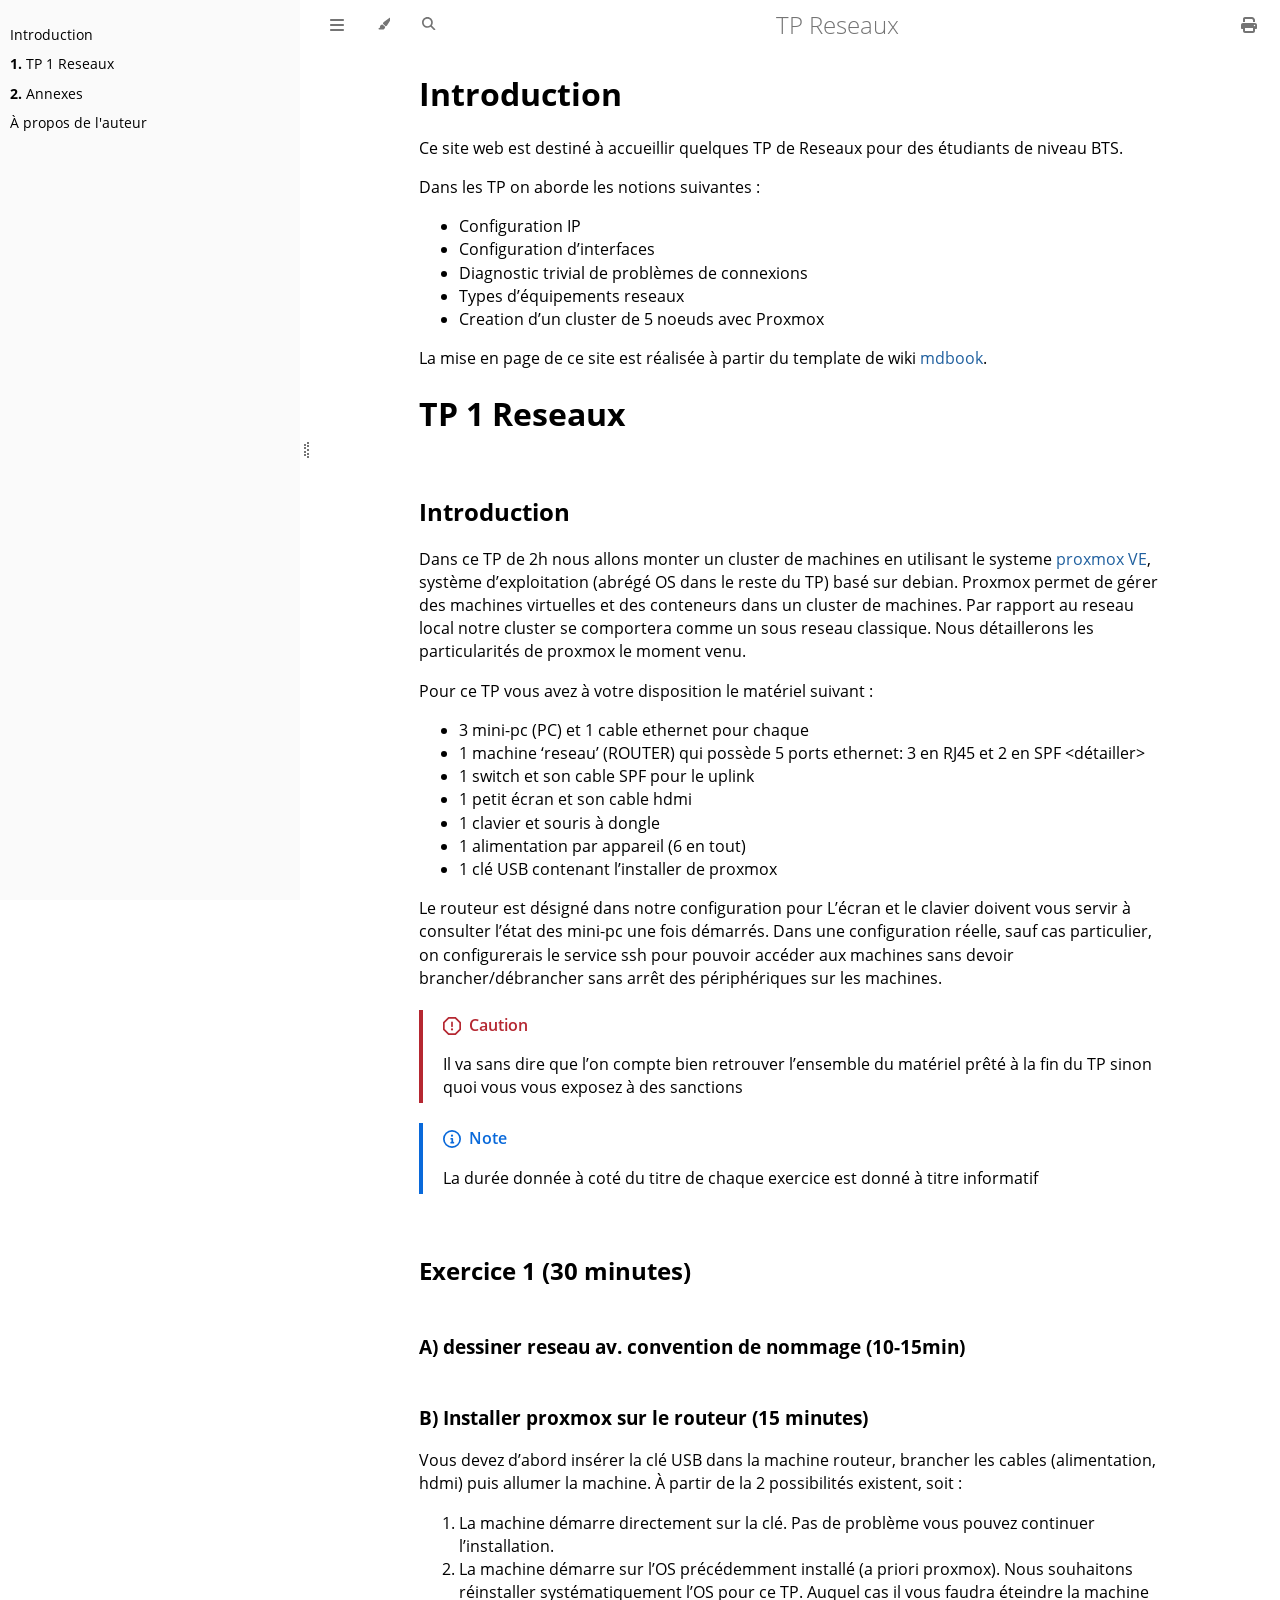
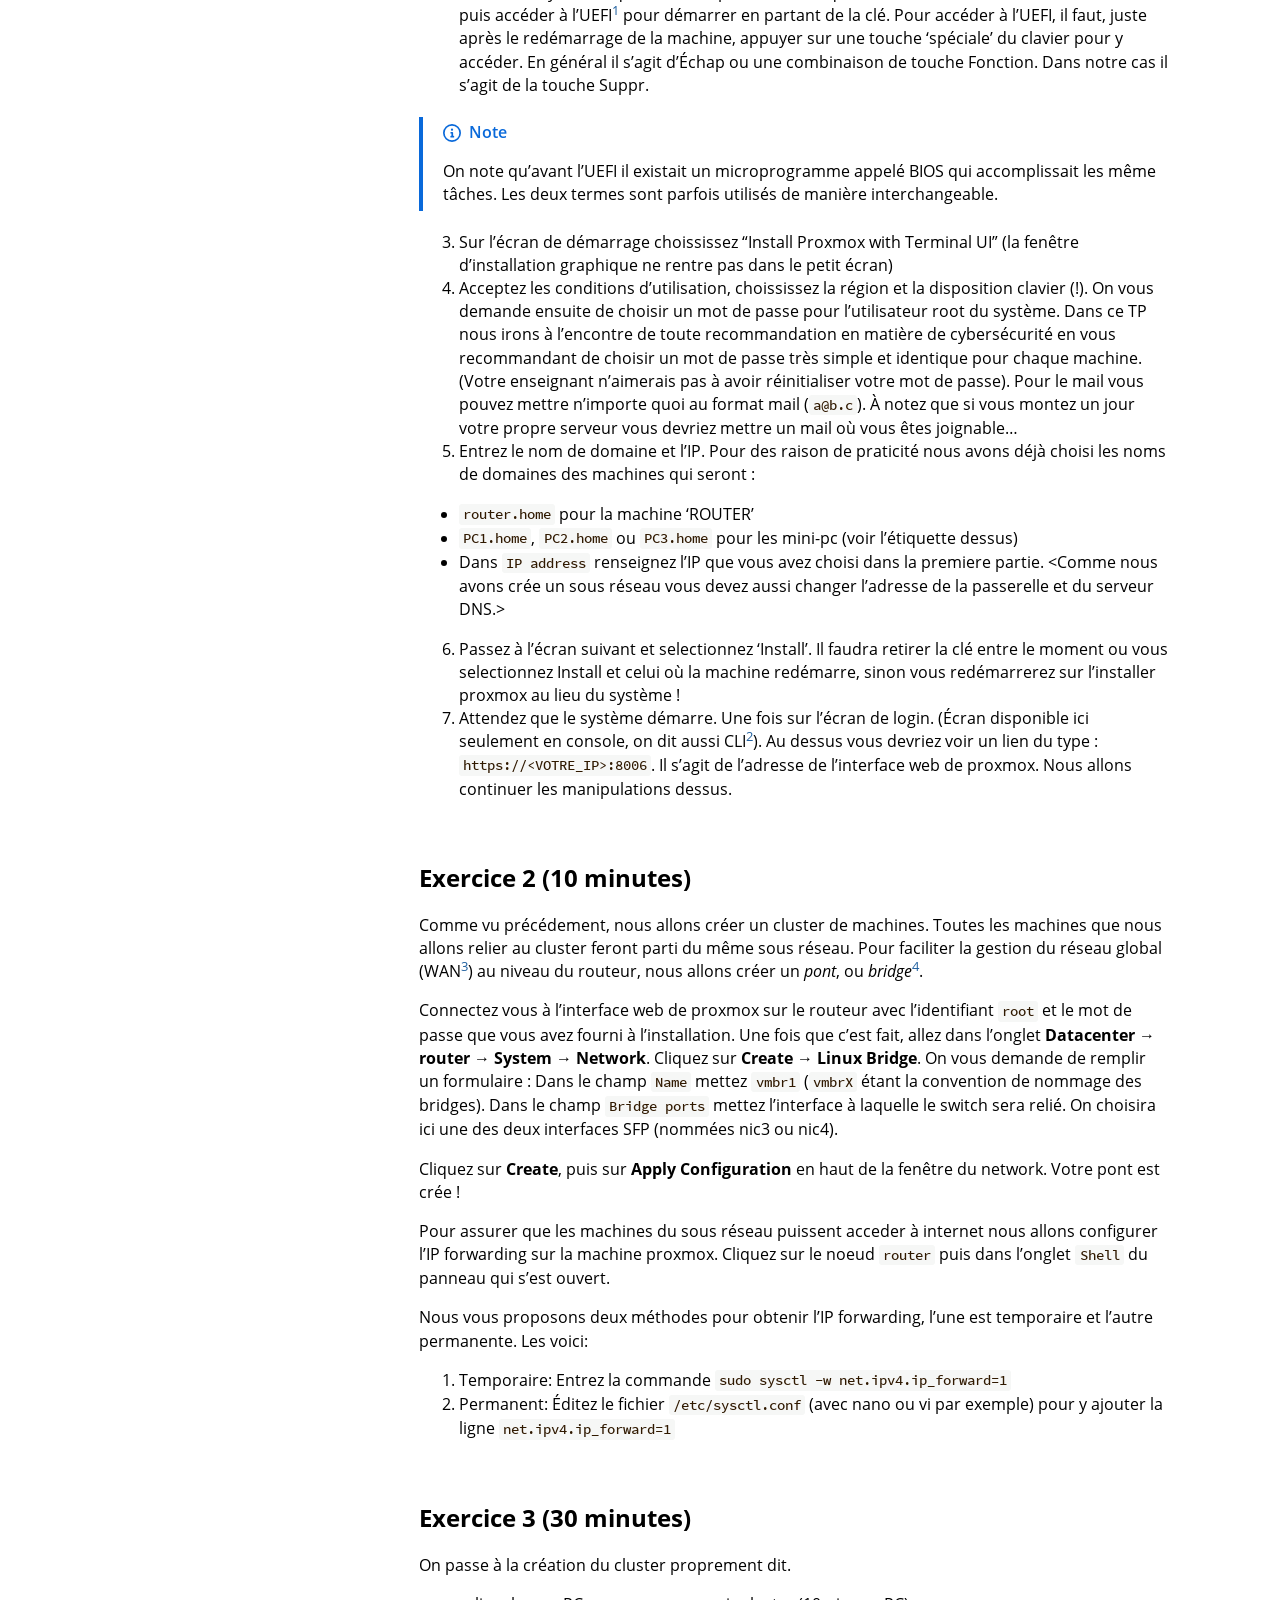
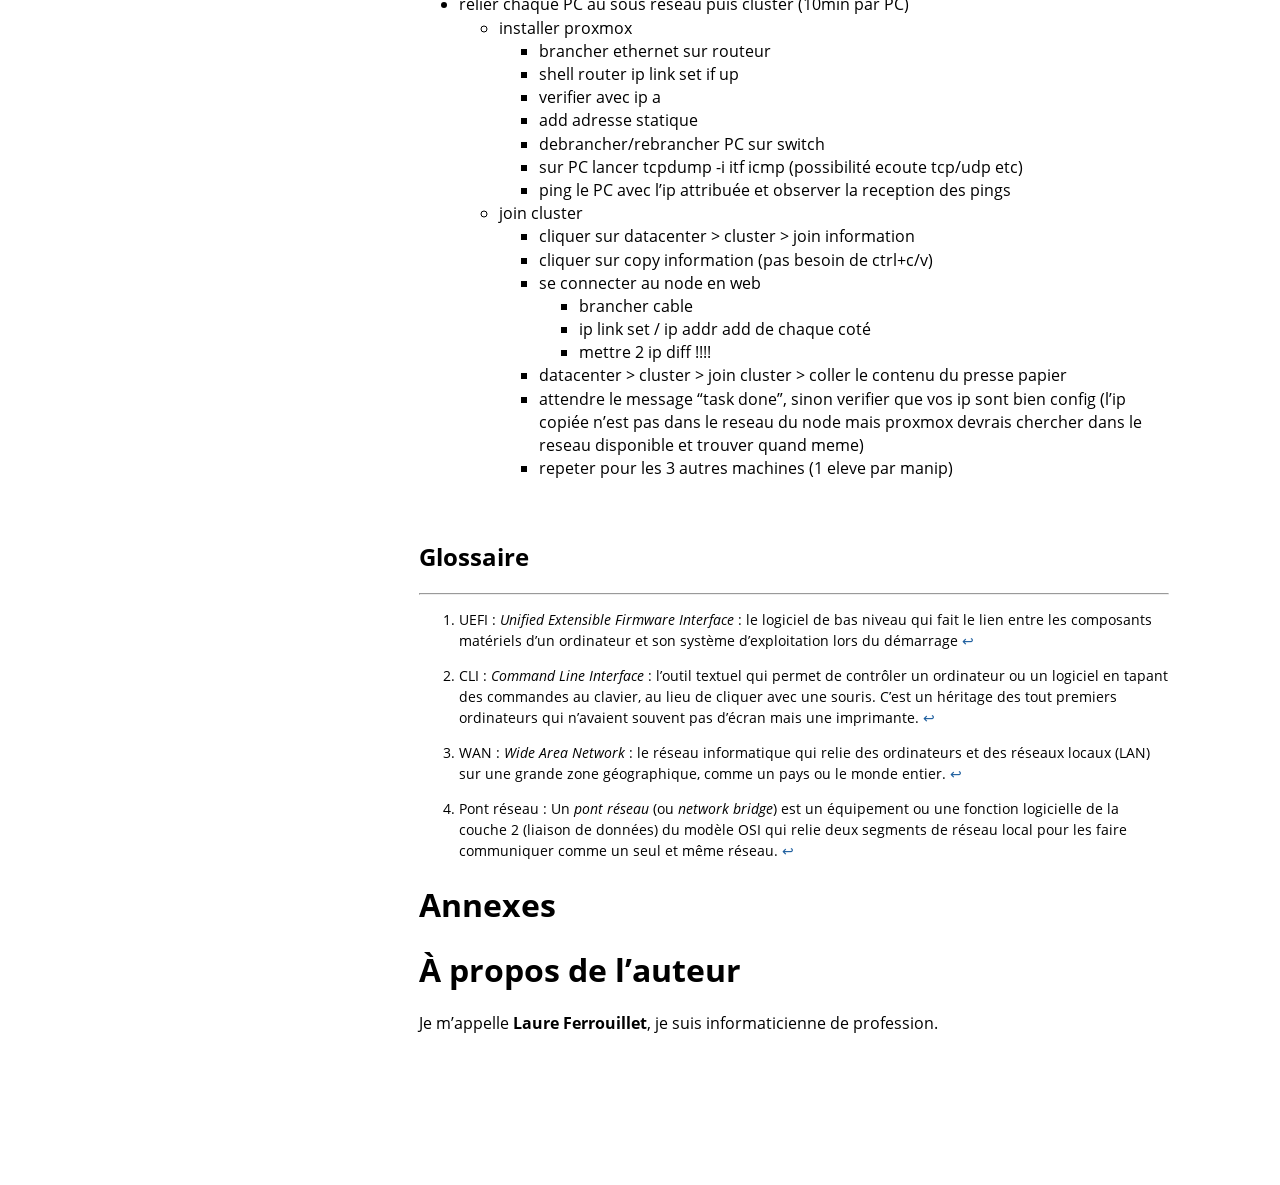
<file: print.html>
<!DOCTYPE HTML>
<html lang="en" class="light sidebar-visible" dir="ltr">
    <head>
        <!-- Book generated using mdBook -->
        <meta charset="UTF-8">
        <title>TP Reseaux</title>
        <meta name="robots" content="noindex">


        <!-- Custom HTML head -->

        <meta name="description" content="">
        <meta name="viewport" content="width=device-width, initial-scale=1">
        <meta name="theme-color" content="#ffffff">

        <link rel="icon" href="favicon-de23e50b.svg">
        <link rel="shortcut icon" href="favicon-8114d1fc.png">
        <link rel="stylesheet" href="css/variables-8adf115d.css">
        <link rel="stylesheet" href="css/general-e96d0476.css">
        <link rel="stylesheet" href="css/chrome-d279d366.css">
        <link rel="stylesheet" href="css/print-9e4910d8.css" media="print">

        <!-- Fonts -->
        <link rel="stylesheet" href="fonts/fonts-9644e21d.css">

        <!-- Highlight.js Stylesheets -->
        <link rel="stylesheet" id="mdbook-highlight-css" href="highlight-493f70e1.css">
        <link rel="stylesheet" id="mdbook-tomorrow-night-css" href="tomorrow-night-4c0ae647.css">
        <link rel="stylesheet" id="mdbook-ayu-highlight-css" href="ayu-highlight-3fdfc3ac.css">

        <!-- Custom theme stylesheets -->


        <!-- Provide site root and default themes to javascript -->
        <script>
            const path_to_root = "";
            const default_light_theme = "light";
            const default_dark_theme = "navy";
            window.path_to_searchindex_js = "searchindex-121acbe9.js";
        </script>
        <!-- Start loading toc.js asap -->
        <script src="toc-62cfd5fd.js"></script>
    </head>
    <body>
    <div id="mdbook-help-container">
        <div id="mdbook-help-popup">
            <h2 class="mdbook-help-title">Keyboard shortcuts</h2>
            <div>
                <p>Press <kbd>←</kbd> or <kbd>→</kbd> to navigate between chapters</p>
                <p>Press <kbd>S</kbd> or <kbd>/</kbd> to search in the book</p>
                <p>Press <kbd>?</kbd> to show this help</p>
                <p>Press <kbd>Esc</kbd> to hide this help</p>
            </div>
        </div>
    </div>
    <div id="mdbook-body-container">
        <!-- Work around some values being stored in localStorage wrapped in quotes -->
        <script>
            try {
                let theme = localStorage.getItem('mdbook-theme');
                let sidebar = localStorage.getItem('mdbook-sidebar');

                if (theme.startsWith('"') && theme.endsWith('"')) {
                    localStorage.setItem('mdbook-theme', theme.slice(1, theme.length - 1));
                }

                if (sidebar.startsWith('"') && sidebar.endsWith('"')) {
                    localStorage.setItem('mdbook-sidebar', sidebar.slice(1, sidebar.length - 1));
                }
            } catch (e) { }
        </script>

        <!-- Set the theme before any content is loaded, prevents flash -->
        <script>
            const default_theme = window.matchMedia("(prefers-color-scheme: dark)").matches ? default_dark_theme : default_light_theme;
            let theme;
            try { theme = localStorage.getItem('mdbook-theme'); } catch(e) { }
            if (theme === null || theme === undefined) { theme = default_theme; }
            const html = document.documentElement;
            html.classList.remove('light')
            html.classList.add(theme);
            html.classList.add("js");
        </script>

        <input type="checkbox" id="mdbook-sidebar-toggle-anchor" class="hidden">

        <!-- Hide / unhide sidebar before it is displayed -->
        <script>
            let sidebar = null;
            const sidebar_toggle = document.getElementById("mdbook-sidebar-toggle-anchor");
            if (document.body.clientWidth >= 1080) {
                try { sidebar = localStorage.getItem('mdbook-sidebar'); } catch(e) { }
                sidebar = sidebar || 'visible';
            } else {
                sidebar = 'hidden';
                sidebar_toggle.checked = false;
            }
            if (sidebar === 'visible') {
                sidebar_toggle.checked = true;
            } else {
                html.classList.remove('sidebar-visible');
            }
        </script>

        <nav id="mdbook-sidebar" class="sidebar" aria-label="Table of contents">
            <!-- populated by js -->
            <mdbook-sidebar-scrollbox class="sidebar-scrollbox"></mdbook-sidebar-scrollbox>
            <noscript>
                <iframe class="sidebar-iframe-outer" src="toc.html"></iframe>
            </noscript>
            <div id="mdbook-sidebar-resize-handle" class="sidebar-resize-handle">
                <div class="sidebar-resize-indicator"></div>
            </div>
        </nav>

        <div id="mdbook-page-wrapper" class="page-wrapper">

            <div class="page">
                <div id="mdbook-menu-bar-hover-placeholder"></div>
                <div id="mdbook-menu-bar" class="menu-bar sticky">
                    <div class="left-buttons">
                        <label id="mdbook-sidebar-toggle" class="icon-button" for="mdbook-sidebar-toggle-anchor" title="Toggle Table of Contents" aria-label="Toggle Table of Contents" aria-controls="mdbook-sidebar">
                            <span class=fa-svg><svg xmlns="http://www.w3.org/2000/svg" viewBox="0 0 448 512"><!--! Font Awesome Free 6.2.0 by @fontawesome - https://fontawesome.com License - https://fontawesome.com/license/free (Icons: CC BY 4.0, Fonts: SIL OFL 1.1, Code: MIT License) Copyright 2022 Fonticons, Inc. --><path d="M0 96C0 78.3 14.3 64 32 64H416c17.7 0 32 14.3 32 32s-14.3 32-32 32H32C14.3 128 0 113.7 0 96zM0 256c0-17.7 14.3-32 32-32H416c17.7 0 32 14.3 32 32s-14.3 32-32 32H32c-17.7 0-32-14.3-32-32zM448 416c0 17.7-14.3 32-32 32H32c-17.7 0-32-14.3-32-32s14.3-32 32-32H416c17.7 0 32 14.3 32 32z"/></svg></span>
                        </label>
                        <button id="mdbook-theme-toggle" class="icon-button" type="button" title="Change theme" aria-label="Change theme" aria-haspopup="true" aria-expanded="false" aria-controls="mdbook-theme-list">
                            <span class=fa-svg><svg xmlns="http://www.w3.org/2000/svg" viewBox="0 0 576 512"><!--! Font Awesome Free 6.2.0 by @fontawesome - https://fontawesome.com License - https://fontawesome.com/license/free (Icons: CC BY 4.0, Fonts: SIL OFL 1.1, Code: MIT License) Copyright 2022 Fonticons, Inc. --><path d="M371.3 367.1c27.3-3.9 51.9-19.4 67.2-42.9L600.2 74.1c12.6-19.5 9.4-45.3-7.6-61.2S549.7-4.4 531.1 9.6L294.4 187.2c-24 18-38.2 46.1-38.4 76.1L371.3 367.1zm-19.6 25.4l-116-104.4C175.9 290.3 128 339.6 128 400c0 3.9 .2 7.8 .6 11.6c1.8 17.5-10.2 36.4-27.8 36.4H96c-17.7 0-32 14.3-32 32s14.3 32 32 32H240c61.9 0 112-50.1 112-112c0-2.5-.1-5-.2-7.5z"/></svg></span>
                        </button>
                        <ul id="mdbook-theme-list" class="theme-popup" aria-label="Themes" role="menu">
                            <li role="none"><button role="menuitem" class="theme" id="mdbook-theme-default_theme">Auto</button></li>
                            <li role="none"><button role="menuitem" class="theme" id="mdbook-theme-light">Light</button></li>
                            <li role="none"><button role="menuitem" class="theme" id="mdbook-theme-rust">Rust</button></li>
                            <li role="none"><button role="menuitem" class="theme" id="mdbook-theme-coal">Coal</button></li>
                            <li role="none"><button role="menuitem" class="theme" id="mdbook-theme-navy">Navy</button></li>
                            <li role="none"><button role="menuitem" class="theme" id="mdbook-theme-ayu">Ayu</button></li>
                        </ul>
                        <button id="mdbook-search-toggle" class="icon-button" type="button" title="Search (`/`)" aria-label="Toggle Searchbar" aria-expanded="false" aria-keyshortcuts="/ s" aria-controls="mdbook-searchbar">
                            <span class=fa-svg><svg xmlns="http://www.w3.org/2000/svg" viewBox="0 0 512 512"><!--! Font Awesome Free 6.2.0 by @fontawesome - https://fontawesome.com License - https://fontawesome.com/license/free (Icons: CC BY 4.0, Fonts: SIL OFL 1.1, Code: MIT License) Copyright 2022 Fonticons, Inc. --><path d="M416 208c0 45.9-14.9 88.3-40 122.7L502.6 457.4c12.5 12.5 12.5 32.8 0 45.3s-32.8 12.5-45.3 0L330.7 376c-34.4 25.2-76.8 40-122.7 40C93.1 416 0 322.9 0 208S93.1 0 208 0S416 93.1 416 208zM208 352c79.5 0 144-64.5 144-144s-64.5-144-144-144S64 128.5 64 208s64.5 144 144 144z"/></svg></span>
                        </button>
                    </div>

                    <h1 class="menu-title">TP Reseaux</h1>

                    <div class="right-buttons">
                        <a href="print.html" title="Print this book" aria-label="Print this book">
                            <span class=fa-svg id="print-button"><svg xmlns="http://www.w3.org/2000/svg" viewBox="0 0 512 512"><!--! Font Awesome Free 6.2.0 by @fontawesome - https://fontawesome.com License - https://fontawesome.com/license/free (Icons: CC BY 4.0, Fonts: SIL OFL 1.1, Code: MIT License) Copyright 2022 Fonticons, Inc. --><path d="M128 0C92.7 0 64 28.7 64 64v96h64V64H354.7L384 93.3V160h64V93.3c0-17-6.7-33.3-18.7-45.3L400 18.7C388 6.7 371.7 0 354.7 0H128zM384 352v32 64H128V384 368 352H384zm64 32h32c17.7 0 32-14.3 32-32V256c0-35.3-28.7-64-64-64H64c-35.3 0-64 28.7-64 64v96c0 17.7 14.3 32 32 32H64v64c0 35.3 28.7 64 64 64H384c35.3 0 64-28.7 64-64V384zm-16-88c-13.3 0-24-10.7-24-24s10.7-24 24-24s24 10.7 24 24s-10.7 24-24 24z"/></svg></span>
                        </a>

                    </div>
                </div>

                <div id="mdbook-search-wrapper" class="hidden">
                    <form id="mdbook-searchbar-outer" class="searchbar-outer">
                        <div class="search-wrapper">
                            <input type="search" id="mdbook-searchbar" name="searchbar" placeholder="Search this book ..." aria-controls="mdbook-searchresults-outer" aria-describedby="searchresults-header">
                            <div class="spinner-wrapper">
                                <span class=fa-svg id="fa-spin"><svg xmlns="http://www.w3.org/2000/svg" viewBox="0 0 512 512"><!--! Font Awesome Free 6.2.0 by @fontawesome - https://fontawesome.com License - https://fontawesome.com/license/free (Icons: CC BY 4.0, Fonts: SIL OFL 1.1, Code: MIT License) Copyright 2022 Fonticons, Inc. --><path d="M304 48c0-26.5-21.5-48-48-48s-48 21.5-48 48s21.5 48 48 48s48-21.5 48-48zm0 416c0-26.5-21.5-48-48-48s-48 21.5-48 48s21.5 48 48 48s48-21.5 48-48zM48 304c26.5 0 48-21.5 48-48s-21.5-48-48-48s-48 21.5-48 48s21.5 48 48 48zm464-48c0-26.5-21.5-48-48-48s-48 21.5-48 48s21.5 48 48 48s48-21.5 48-48zM142.9 437c18.7-18.7 18.7-49.1 0-67.9s-49.1-18.7-67.9 0s-18.7 49.1 0 67.9s49.1 18.7 67.9 0zm0-294.2c18.7-18.7 18.7-49.1 0-67.9S93.7 56.2 75 75s-18.7 49.1 0 67.9s49.1 18.7 67.9 0zM369.1 437c18.7 18.7 49.1 18.7 67.9 0s18.7-49.1 0-67.9s-49.1-18.7-67.9 0s-18.7 49.1 0 67.9z"/></svg></span>
                            </div>
                        </div>
                    </form>
                    <div id="mdbook-searchresults-outer" class="searchresults-outer hidden">
                        <div id="mdbook-searchresults-header" class="searchresults-header"></div>
                        <ul id="mdbook-searchresults">
                        </ul>
                    </div>
                </div>

                <!-- Apply ARIA attributes after the sidebar and the sidebar toggle button are added to the DOM -->
                <script>
                    document.getElementById('mdbook-sidebar-toggle').setAttribute('aria-expanded', sidebar === 'visible');
                    document.getElementById('mdbook-sidebar').setAttribute('aria-hidden', sidebar !== 'visible');
                    Array.from(document.querySelectorAll('#mdbook-sidebar a')).forEach(function(link) {
                        link.setAttribute('tabIndex', sidebar === 'visible' ? 0 : -1);
                    });
                </script>

                <div id="mdbook-content" class="content">
                    <main>
                        <h1 id="introduction"><a class="header" href="#introduction">Introduction</a></h1>
<p>Ce site web est destiné à accueillir quelques TP de Reseaux pour des étudiants de niveau BTS.</p>
<p>Dans les TP on aborde les notions suivantes :</p>
<ul>
<li>Configuration IP</li>
<li>Configuration d’interfaces</li>
<li>Diagnostic trivial de problèmes de connexions</li>
<li>Types d’équipements reseaux</li>
<li>Creation d’un cluster de 5 noeuds avec Proxmox</li>
</ul>
<p>La mise en page de ce site est réalisée à partir du template de wiki <a href="https://github.com/rust-lang/mdBook">mdbook</a>.</p>
<div style="break-before: page; page-break-before: always;"></div>
<h1 id="tp-1-reseaux"><a class="header" href="#tp-1-reseaux">TP 1 Reseaux</a></h1>
<h2 id="introduction-1"><a class="header" href="#introduction-1">Introduction</a></h2>
<p>Dans ce TP de 2h nous allons monter un cluster de machines en utilisant le systeme <a href="https://proxmox.com/">proxmox VE</a>, système d’exploitation (abrégé OS dans le reste du TP) basé sur debian. Proxmox permet de gérer des machines virtuelles et des conteneurs dans un cluster de machines. Par rapport au reseau local notre cluster se comportera comme un sous reseau classique. Nous détaillerons les particularités de proxmox le moment venu.</p>
<p>Pour ce TP vous avez à votre disposition le matériel suivant :</p>
<ul>
<li>3 mini-pc (PC) et 1 cable ethernet pour chaque</li>
<li>1 machine ‘reseau’ (ROUTER) qui possède 5 ports ethernet: 3 en RJ45 et 2 en SPF &lt;détailler&gt;</li>
<li>1 switch et son cable SPF pour le uplink</li>
<li>1 petit écran et son cable hdmi</li>
<li>1 clavier et souris à dongle</li>
<li>1 alimentation par appareil (6 en tout)</li>
<li>1 clé USB contenant l’installer de proxmox</li>
</ul>
<p>Le routeur est désigné dans notre configuration pour
L’écran et le clavier doivent vous servir à consulter l’état des mini-pc une fois démarrés. Dans une configuration réelle, sauf cas particulier, on configurerais le service ssh pour pouvoir accéder aux machines sans devoir brancher/débrancher sans arrêt des périphériques sur les machines.</p>
<blockquote class="blockquote-tag blockquote-tag-caution">
<p class="blockquote-tag-title"><svg viewbox="0 0 16 16" width="18" height="18"><path d="M4.47.22A.749.749 0 0 1 5 0h6c.199 0 .389.079.53.22l4.25 4.25c.141.14.22.331.22.53v6a.749.749 0 0 1-.22.53l-4.25 4.25A.749.749 0 0 1 11 16H5a.749.749 0 0 1-.53-.22L.22 11.53A.749.749 0 0 1 0 11V5c0-.199.079-.389.22-.53Zm.84 1.28L1.5 5.31v5.38l3.81 3.81h5.38l3.81-3.81V5.31L10.69 1.5ZM8 4a.75.75 0 0 1 .75.75v3.5a.75.75 0 0 1-1.5 0v-3.5A.75.75 0 0 1 8 4Zm0 8a1 1 0 1 1 0-2 1 1 0 0 1 0 2Z"></path></svg>Caution</p>
<p>Il va sans dire que l’on compte bien retrouver l’ensemble du matériel prêté à la fin du TP sinon quoi vous vous exposez à des sanctions</p>
</blockquote>
<blockquote class="blockquote-tag blockquote-tag-note">
<p class="blockquote-tag-title"><svg viewbox="0 0 16 16" width="18" height="18"><path d="M0 8a8 8 0 1 1 16 0A8 8 0 0 1 0 8Zm8-6.5a6.5 6.5 0 1 0 0 13 6.5 6.5 0 0 0 0-13ZM6.5 7.75A.75.75 0 0 1 7.25 7h1a.75.75 0 0 1 .75.75v2.75h.25a.75.75 0 0 1 0 1.5h-2a.75.75 0 0 1 0-1.5h.25v-2h-.25a.75.75 0 0 1-.75-.75ZM8 6a1 1 0 1 1 0-2 1 1 0 0 1 0 2Z"></path></svg>Note</p>
<p>La durée donnée à coté du titre de chaque  exercice est donné à titre informatif</p>
</blockquote>
<h2 id="exercice-1-30-minutes"><a class="header" href="#exercice-1-30-minutes">Exercice 1 (30 minutes)</a></h2>
<h3 id="a-dessiner-reseau-av-convention-de-nommage-10-15min"><a class="header" href="#a-dessiner-reseau-av-convention-de-nommage-10-15min">A) dessiner reseau av. convention de nommage (10-15min)</a></h3>
<h3 id="b-installer-proxmox-sur-le-routeur-15-minutes"><a class="header" href="#b-installer-proxmox-sur-le-routeur-15-minutes">B) Installer proxmox sur le routeur (15 minutes)</a></h3>
<p>Vous devez d’abord insérer la clé USB dans la machine routeur, brancher les cables (alimentation, hdmi) puis allumer la machine. À partir de la 2 possibilités existent, soit :</p>
<ol>
<li>La machine démarre directement sur la clé. Pas de problème vous pouvez continuer l’installation.</li>
<li>La machine démarre sur l’OS précédemment installé (a priori proxmox). Nous souhaitons réinstaller systématiquement l’OS pour ce TP. Auquel cas il vous faudra éteindre la machine puis accéder à l’UEFI<sup class="footnote-reference" id="fr-1-1"><a href="#footnote-1">1</a></sup> pour démarrer en partant de la clé. Pour accéder à l’UEFI, il faut, juste après le redémarrage de la machine, appuyer sur une touche ‘spéciale’ du clavier pour y accéder. En général il s’agit d’Échap ou une combinaison de touche Fonction. Dans notre cas il s’agit de la touche Suppr.</li>
</ol>
<blockquote class="blockquote-tag blockquote-tag-note">
<p class="blockquote-tag-title"><svg viewbox="0 0 16 16" width="18" height="18"><path d="M0 8a8 8 0 1 1 16 0A8 8 0 0 1 0 8Zm8-6.5a6.5 6.5 0 1 0 0 13 6.5 6.5 0 0 0 0-13ZM6.5 7.75A.75.75 0 0 1 7.25 7h1a.75.75 0 0 1 .75.75v2.75h.25a.75.75 0 0 1 0 1.5h-2a.75.75 0 0 1 0-1.5h.25v-2h-.25a.75.75 0 0 1-.75-.75ZM8 6a1 1 0 1 1 0-2 1 1 0 0 1 0 2Z"></path></svg>Note</p>
<p>On note qu’avant l’UEFI il existait un microprogramme appelé BIOS qui accomplissait les même tâches. Les deux termes sont parfois utilisés de manière interchangeable.</p>
</blockquote>
<ol start="3">
<li>Sur l’écran de démarrage choississez “Install Proxmox with Terminal UI” (la fenêtre d’installation graphique ne rentre pas dans le petit écran)</li>
<li>Acceptez les conditions d’utilisation, choississez la région et la disposition clavier (!). On vous demande ensuite de choisir un mot de passe pour l’utilisateur root du système. Dans ce TP nous irons à l’encontre de toute recommandation en matière de cybersécurité en vous recommandant de choisir un mot de passe très simple et identique pour chaque machine. (Votre enseignant n’aimerais pas à avoir réinitialiser votre mot de passe). Pour le mail vous pouvez mettre n’importe quoi au format mail (<code>a@b.c</code>). À notez que si vous montez un jour votre propre serveur vous devriez mettre un mail où vous êtes joignable…</li>
<li>Entrez le nom de domaine et l’IP. Pour des raison de praticité nous avons déjà choisi les noms de domaines des machines qui seront :</li>
</ol>
<ul>
<li><code>router.home</code> pour la machine ‘ROUTER’</li>
<li><code>PC1.home</code>, <code>PC2.home</code> ou <code>PC3.home</code> pour les mini-pc (voir l’étiquette dessus)</li>
<li>Dans <code>IP address</code> renseignez l’IP que vous avez choisi dans la premiere partie. &lt;Comme nous avons crée un sous réseau vous devez aussi changer l’adresse de la passerelle et du serveur DNS.&gt;</li>
</ul>
<ol start="6">
<li>Passez à l’écran suivant et selectionnez ‘Install’. Il faudra retirer la clé entre le moment ou vous selectionnez Install et celui où la machine redémarre, sinon vous redémarrerez sur l’installer proxmox au lieu du système !</li>
<li>Attendez que le système démarre. Une fois sur l’écran de login. (Écran disponible ici seulement en console, on dit aussi CLI<sup class="footnote-reference" id="fr-2-1"><a href="#footnote-2">2</a></sup>). Au dessus vous devriez voir un lien du type : <code>https://&lt;VOTRE_IP&gt;:8006</code>. Il s’agit de l’adresse de l’interface web de proxmox. Nous allons continuer les manipulations dessus.</li>
</ol>
<h2 id="exercice-2-10-minutes"><a class="header" href="#exercice-2-10-minutes">Exercice 2 (10 minutes)</a></h2>
<p>Comme vu précédement, nous allons créer un cluster de machines. Toutes les machines que nous allons relier au cluster feront parti du même sous réseau. Pour faciliter la gestion du réseau global (WAN<sup class="footnote-reference" id="fr-3-1"><a href="#footnote-3">3</a></sup>) au niveau du routeur, nous allons créer un <em>pont</em>, ou <em>bridge</em><sup class="footnote-reference" id="fr-4-1"><a href="#footnote-4">4</a></sup>.</p>
<p>Connectez vous à l’interface web de proxmox sur le routeur avec l’identifiant <code>root</code> et le mot de passe que vous avez fourni à l’installation. Une fois que c’est fait, allez dans l’onglet <strong>Datacenter → router → System → Network</strong>. Cliquez sur <strong>Create → Linux Bridge</strong>. On vous demande de remplir un formulaire : Dans le champ <code>Name</code> mettez <code>vmbr1</code> (<code>vmbrX</code> étant la convention de nommage des bridges). Dans le champ <code>Bridge ports</code> mettez l’interface à laquelle le switch sera relié. On choisira ici une des deux interfaces SFP (nommées nic3 ou nic4).</p>
<p>Cliquez sur <strong>Create</strong>, puis sur <strong>Apply Configuration</strong> en haut de la fenêtre du network. Votre pont est crée !</p>
<p>Pour assurer que les machines du sous réseau puissent acceder à internet nous allons configurer l’IP forwarding sur la machine proxmox. Cliquez sur le noeud <code>router</code> puis dans l’onglet <code>Shell</code> du panneau qui s’est ouvert.</p>
<p>Nous vous proposons deux méthodes pour obtenir l’IP forwarding, l’une est temporaire et l’autre permanente. Les voici:</p>
<ol>
<li>Temporaire: Entrez la commande <code>sudo sysctl -w net.ipv4.ip_forward=1</code></li>
<li>Permanent: Éditez le fichier <code>/etc/sysctl.conf</code> (avec nano ou vi par exemple) pour y ajouter la ligne <code>net.ipv4.ip_forward=1</code></li>
</ol>
<h2 id="exercice-3-30-minutes"><a class="header" href="#exercice-3-30-minutes">Exercice 3 (30 minutes)</a></h2>
<p>On passe à la création du cluster proprement dit.</p>
<ul>
<li>relier chaque PC au sous reseau puis cluster (10min par PC)
<ul>
<li>installer proxmox
<ul>
<li>brancher ethernet sur routeur</li>
<li>shell router ip link set if up</li>
<li>verifier avec ip a</li>
<li>add adresse statique</li>
<li>debrancher/rebrancher PC sur switch</li>
<li>sur PC lancer tcpdump -i itf icmp (possibilité ecoute tcp/udp etc)</li>
<li>ping le PC avec l’ip attribuée et observer la reception des pings</li>
</ul>
</li>
<li>join cluster
<ul>
<li>cliquer sur datacenter &gt; cluster &gt; join information</li>
<li>cliquer sur copy information (pas besoin de ctrl+c/v)</li>
<li>se connecter au node en web
<ul>
<li>brancher cable</li>
<li>ip link set / ip addr add de chaque coté</li>
<li>mettre 2 ip diff !!!!</li>
</ul>
</li>
<li>datacenter &gt; cluster &gt; join cluster &gt; coller le contenu du presse papier</li>
<li>attendre le message “task done”, sinon verifier que vos ip sont bien config (l’ip copiée n’est pas dans le reseau du node mais proxmox devrais chercher dans le reseau disponible et trouver quand meme)</li>
<li>repeter pour les 3 autres machines (1 eleve par manip)</li>
</ul>
</li>
</ul>
</li>
</ul>
<h2 id="glossaire"><a class="header" href="#glossaire">Glossaire</a></h2>
<hr>
<ol class="footnote-definition">
<li id="footnote-1">
<p>UEFI
: <em>Unified Extensible Firmware Interface</em> : le logiciel de bas niveau qui fait le lien entre les composants matériels d’un ordinateur et son système d’exploitation lors du démarrage <a href="#fr-1-1">↩</a></p>
</li>
<li id="footnote-2">
<p>CLI
: <em>Command Line Interface</em> : l’outil textuel qui permet de contrôler un ordinateur ou un logiciel en tapant des commandes au clavier, au lieu de cliquer avec une souris. C’est un héritage des tout premiers ordinateurs qui n’avaient souvent pas d’écran mais une imprimante. <a href="#fr-2-1">↩</a></p>
</li>
<li id="footnote-3">
<p>WAN
: <em>Wide Area Network</em> : le réseau informatique qui relie des ordinateurs et des réseaux locaux (LAN) sur une grande zone géographique, comme un pays ou le monde entier. <a href="#fr-3-1">↩</a></p>
</li>
<li id="footnote-4">
<p>Pont réseau
: Un <em>pont réseau</em> (ou <em>network bridge</em>) est un équipement ou une fonction logicielle de la couche 2 (liaison de données) du modèle OSI qui relie deux segments de réseau local pour les faire communiquer comme un seul et même réseau. <a href="#fr-4-1">↩</a></p>
</li>
</ol>
<div style="break-before: page; page-break-before: always;"></div>
<h1 id="annexes"><a class="header" href="#annexes">Annexes</a></h1>
<div style="break-before: page; page-break-before: always;"></div>
<h1 id="à-propos-de-lauteur"><a class="header" href="#à-propos-de-lauteur">À propos de l’auteur</a></h1>
<p>Je m’appelle <strong>Laure Ferrouillet</strong>, je suis informaticienne de profession.</p>

                    </main>

                    <nav class="nav-wrapper" aria-label="Page navigation">
                        <!-- Mobile navigation buttons -->


                        <div style="clear: both"></div>
                    </nav>
                </div>
            </div>

            <nav class="nav-wide-wrapper" aria-label="Page navigation">

            </nav>

        </div>

        <template id=fa-eye><span class=fa-svg><svg xmlns="http://www.w3.org/2000/svg" viewBox="0 0 576 512"><!--! Font Awesome Free 6.2.0 by @fontawesome - https://fontawesome.com License - https://fontawesome.com/license/free (Icons: CC BY 4.0, Fonts: SIL OFL 1.1, Code: MIT License) Copyright 2022 Fonticons, Inc. --><path d="M288 32c-80.8 0-145.5 36.8-192.6 80.6C48.6 156 17.3 208 2.5 243.7c-3.3 7.9-3.3 16.7 0 24.6C17.3 304 48.6 356 95.4 399.4C142.5 443.2 207.2 480 288 480s145.5-36.8 192.6-80.6c46.8-43.5 78.1-95.4 93-131.1c3.3-7.9 3.3-16.7 0-24.6c-14.9-35.7-46.2-87.7-93-131.1C433.5 68.8 368.8 32 288 32zM432 256c0 79.5-64.5 144-144 144s-144-64.5-144-144s64.5-144 144-144s144 64.5 144 144zM288 192c0 35.3-28.7 64-64 64c-11.5 0-22.3-3-31.6-8.4c-.2 2.8-.4 5.5-.4 8.4c0 53 43 96 96 96s96-43 96-96s-43-96-96-96c-2.8 0-5.6 .1-8.4 .4c5.3 9.3 8.4 20.1 8.4 31.6z"/></svg></span></template>
        <template id=fa-eye-slash><span class=fa-svg><svg xmlns="http://www.w3.org/2000/svg" viewBox="0 0 640 512"><!--! Font Awesome Free 6.2.0 by @fontawesome - https://fontawesome.com License - https://fontawesome.com/license/free (Icons: CC BY 4.0, Fonts: SIL OFL 1.1, Code: MIT License) Copyright 2022 Fonticons, Inc. --><path d="M38.8 5.1C28.4-3.1 13.3-1.2 5.1 9.2S-1.2 34.7 9.2 42.9l592 464c10.4 8.2 25.5 6.3 33.7-4.1s6.3-25.5-4.1-33.7L525.6 386.7c39.6-40.6 66.4-86.1 79.9-118.4c3.3-7.9 3.3-16.7 0-24.6c-14.9-35.7-46.2-87.7-93-131.1C465.5 68.8 400.8 32 320 32c-68.2 0-125 26.3-169.3 60.8L38.8 5.1zM223.1 149.5C248.6 126.2 282.7 112 320 112c79.5 0 144 64.5 144 144c0 24.9-6.3 48.3-17.4 68.7L408 294.5c5.2-11.8 8-24.8 8-38.5c0-53-43-96-96-96c-2.8 0-5.6 .1-8.4 .4c5.3 9.3 8.4 20.1 8.4 31.6c0 10.2-2.4 19.8-6.6 28.3l-90.3-70.8zm223.1 298L373 389.9c-16.4 6.5-34.3 10.1-53 10.1c-79.5 0-144-64.5-144-144c0-6.9 .5-13.6 1.4-20.2L83.1 161.5C60.3 191.2 44 220.8 34.5 243.7c-3.3 7.9-3.3 16.7 0 24.6c14.9 35.7 46.2 87.7 93 131.1C174.5 443.2 239.2 480 320 480c47.8 0 89.9-12.9 126.2-32.5z"/></svg></span></template>
        <template id=fa-copy><span class=fa-svg><svg xmlns="http://www.w3.org/2000/svg" viewBox="0 0 512 512"><!--! Font Awesome Free 6.2.0 by @fontawesome - https://fontawesome.com License - https://fontawesome.com/license/free (Icons: CC BY 4.0, Fonts: SIL OFL 1.1, Code: MIT License) Copyright 2022 Fonticons, Inc. --><path d="M502.6 70.63l-61.25-61.25C435.4 3.371 427.2 0 418.7 0H255.1c-35.35 0-64 28.66-64 64l.0195 256C192 355.4 220.7 384 256 384h192c35.2 0 64-28.8 64-64V93.25C512 84.77 508.6 76.63 502.6 70.63zM464 320c0 8.836-7.164 16-16 16H255.1c-8.838 0-16-7.164-16-16L239.1 64.13c0-8.836 7.164-16 16-16h128L384 96c0 17.67 14.33 32 32 32h47.1V320zM272 448c0 8.836-7.164 16-16 16H63.1c-8.838 0-16-7.164-16-16L47.98 192.1c0-8.836 7.164-16 16-16H160V128H63.99c-35.35 0-64 28.65-64 64l.0098 256C.002 483.3 28.66 512 64 512h192c35.2 0 64-28.8 64-64v-32h-47.1L272 448z"/></svg></span></template>
        <template id=fa-play><span class=fa-svg><svg xmlns="http://www.w3.org/2000/svg" viewBox="0 0 384 512"><!--! Font Awesome Free 6.2.0 by @fontawesome - https://fontawesome.com License - https://fontawesome.com/license/free (Icons: CC BY 4.0, Fonts: SIL OFL 1.1, Code: MIT License) Copyright 2022 Fonticons, Inc. --><path d="M73 39c-14.8-9.1-33.4-9.4-48.5-.9S0 62.6 0 80V432c0 17.4 9.4 33.4 24.5 41.9s33.7 8.1 48.5-.9L361 297c14.3-8.7 23-24.2 23-41s-8.7-32.2-23-41L73 39z"/></svg></span></template>
        <template id=fa-clock-rotate-left><span class=fa-svg><svg xmlns="http://www.w3.org/2000/svg" viewBox="0 0 512 512"><!--! Font Awesome Free 6.2.0 by @fontawesome - https://fontawesome.com License - https://fontawesome.com/license/free (Icons: CC BY 4.0, Fonts: SIL OFL 1.1, Code: MIT License) Copyright 2022 Fonticons, Inc. --><path d="M75 75L41 41C25.9 25.9 0 36.6 0 57.9V168c0 13.3 10.7 24 24 24H134.1c21.4 0 32.1-25.9 17-41l-30.8-30.8C155 85.5 203 64 256 64c106 0 192 86 192 192s-86 192-192 192c-40.8 0-78.6-12.7-109.7-34.4c-14.5-10.1-34.4-6.6-44.6 7.9s-6.6 34.4 7.9 44.6C151.2 495 201.7 512 256 512c141.4 0 256-114.6 256-256S397.4 0 256 0C185.3 0 121.3 28.7 75 75zm181 53c-13.3 0-24 10.7-24 24V256c0 6.4 2.5 12.5 7 17l72 72c9.4 9.4 24.6 9.4 33.9 0s9.4-24.6 0-33.9l-65-65V152c0-13.3-10.7-24-24-24z"/></svg></span></template>



        <script>
            window.playground_copyable = true;
        </script>


        <script src="elasticlunr-ef4e11c1.min.js"></script>
        <script src="mark-09e88c2c.min.js"></script>
        <script src="searcher-09f2665d.js"></script>

        <script src="clipboard-1626706a.min.js"></script>
        <script src="highlight-abc7f01d.js"></script>
        <script src="book-609e4cb8.js"></script>

        <!-- Custom JS scripts -->

        <script>
        window.addEventListener('load', function() {
            window.setTimeout(window.print, 100);
        });
        </script>


    </div>
    </body>
</html>
</file>
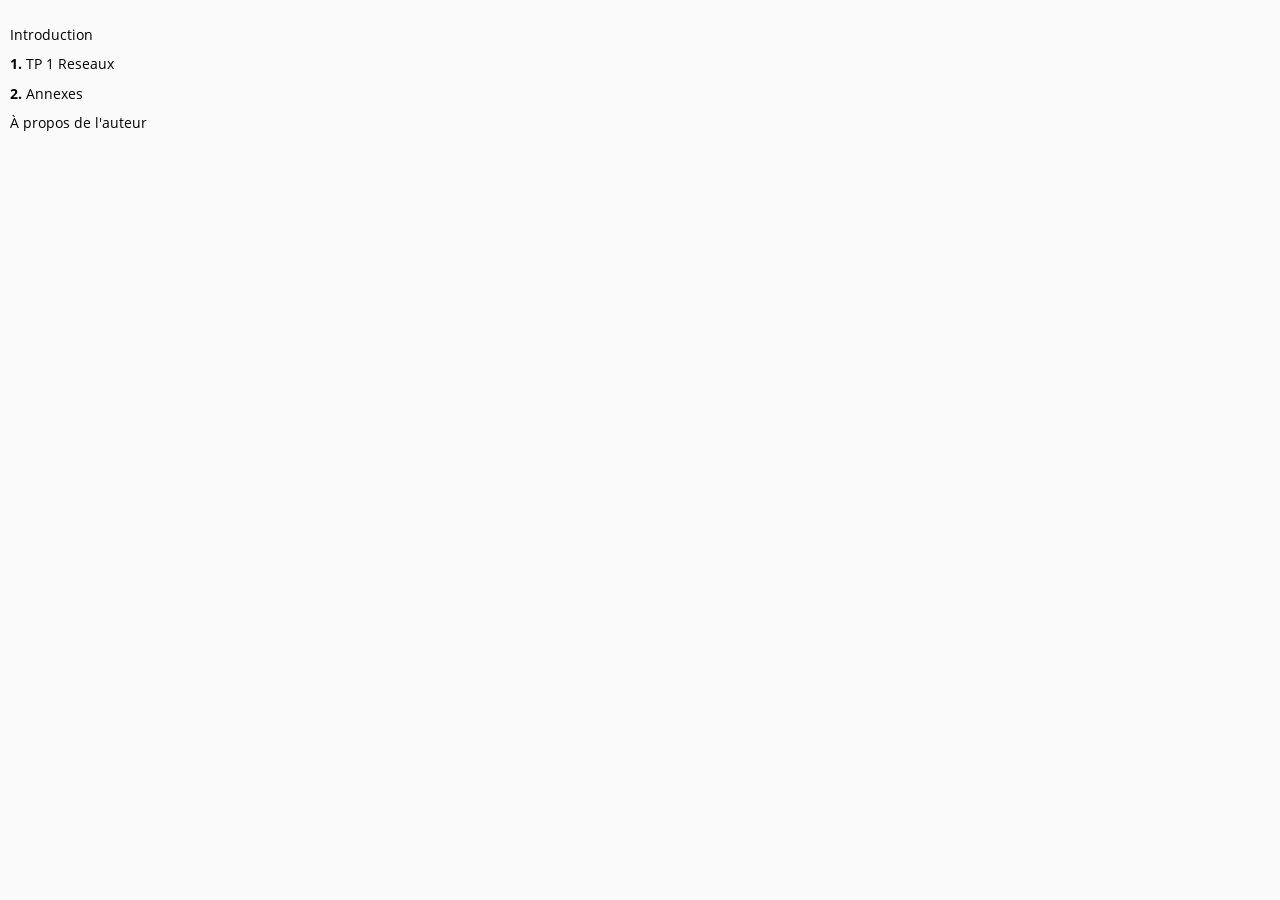
<file: toc.html>
<!DOCTYPE HTML>
<html lang="en" class="light" dir="ltr">
    <head>
        <!-- sidebar iframe generated using mdBook

        This is a frame, and not included directly in the page, to control the total size of the
        book. The TOC contains an entry for each page, so if each page includes a copy of the TOC,
        the total size of the page becomes O(n**2).

        The frame is only used as a fallback when JS is turned off. When it's on, the sidebar is
        instead added to the main page by `toc.js` instead. The JavaScript mode is better
        because, when running in a `file:///` URL, the iframed page would not be Same-Origin as
        the rest of the page, so the sidebar and the main page theme would fall out of sync.
        -->
        <meta charset="UTF-8">
        <meta name="robots" content="noindex">
        <!-- Custom HTML head -->
        <meta name="viewport" content="width=device-width, initial-scale=1">
        <meta name="theme-color" content="#ffffff">
        <link rel="stylesheet" href="css/variables-8adf115d.css">
        <link rel="stylesheet" href="css/general-e96d0476.css">
        <link rel="stylesheet" href="css/chrome-d279d366.css">
        <link rel="stylesheet" href="css/print-9e4910d8.css" media="print">
        <!-- Fonts -->
        <link rel="stylesheet" href="fonts/fonts-9644e21d.css">
        <!-- Custom theme stylesheets -->
    </head>
    <body class="sidebar-iframe-inner">
        <ol class="chapter"><li class="chapter-item expanded "><span class="chapter-link-wrapper"><a href="index.html" target="_parent">Introduction</a></span></li><li class="chapter-item expanded "><span class="chapter-link-wrapper"><a href="tp-1-reseaux.html" target="_parent"><strong aria-hidden="true">1.</strong> TP 1 Reseaux</a></span></li><li class="chapter-item expanded "><span class="chapter-link-wrapper"><a href="annexes/index.html" target="_parent"><strong aria-hidden="true">2.</strong> Annexes</a></span></li><li class="chapter-item expanded "><span class="chapter-link-wrapper"><a href="auteur.html" target="_parent">À propos de l&#39;auteur</a></span></li></ol>
    </body>
</html>
</file>
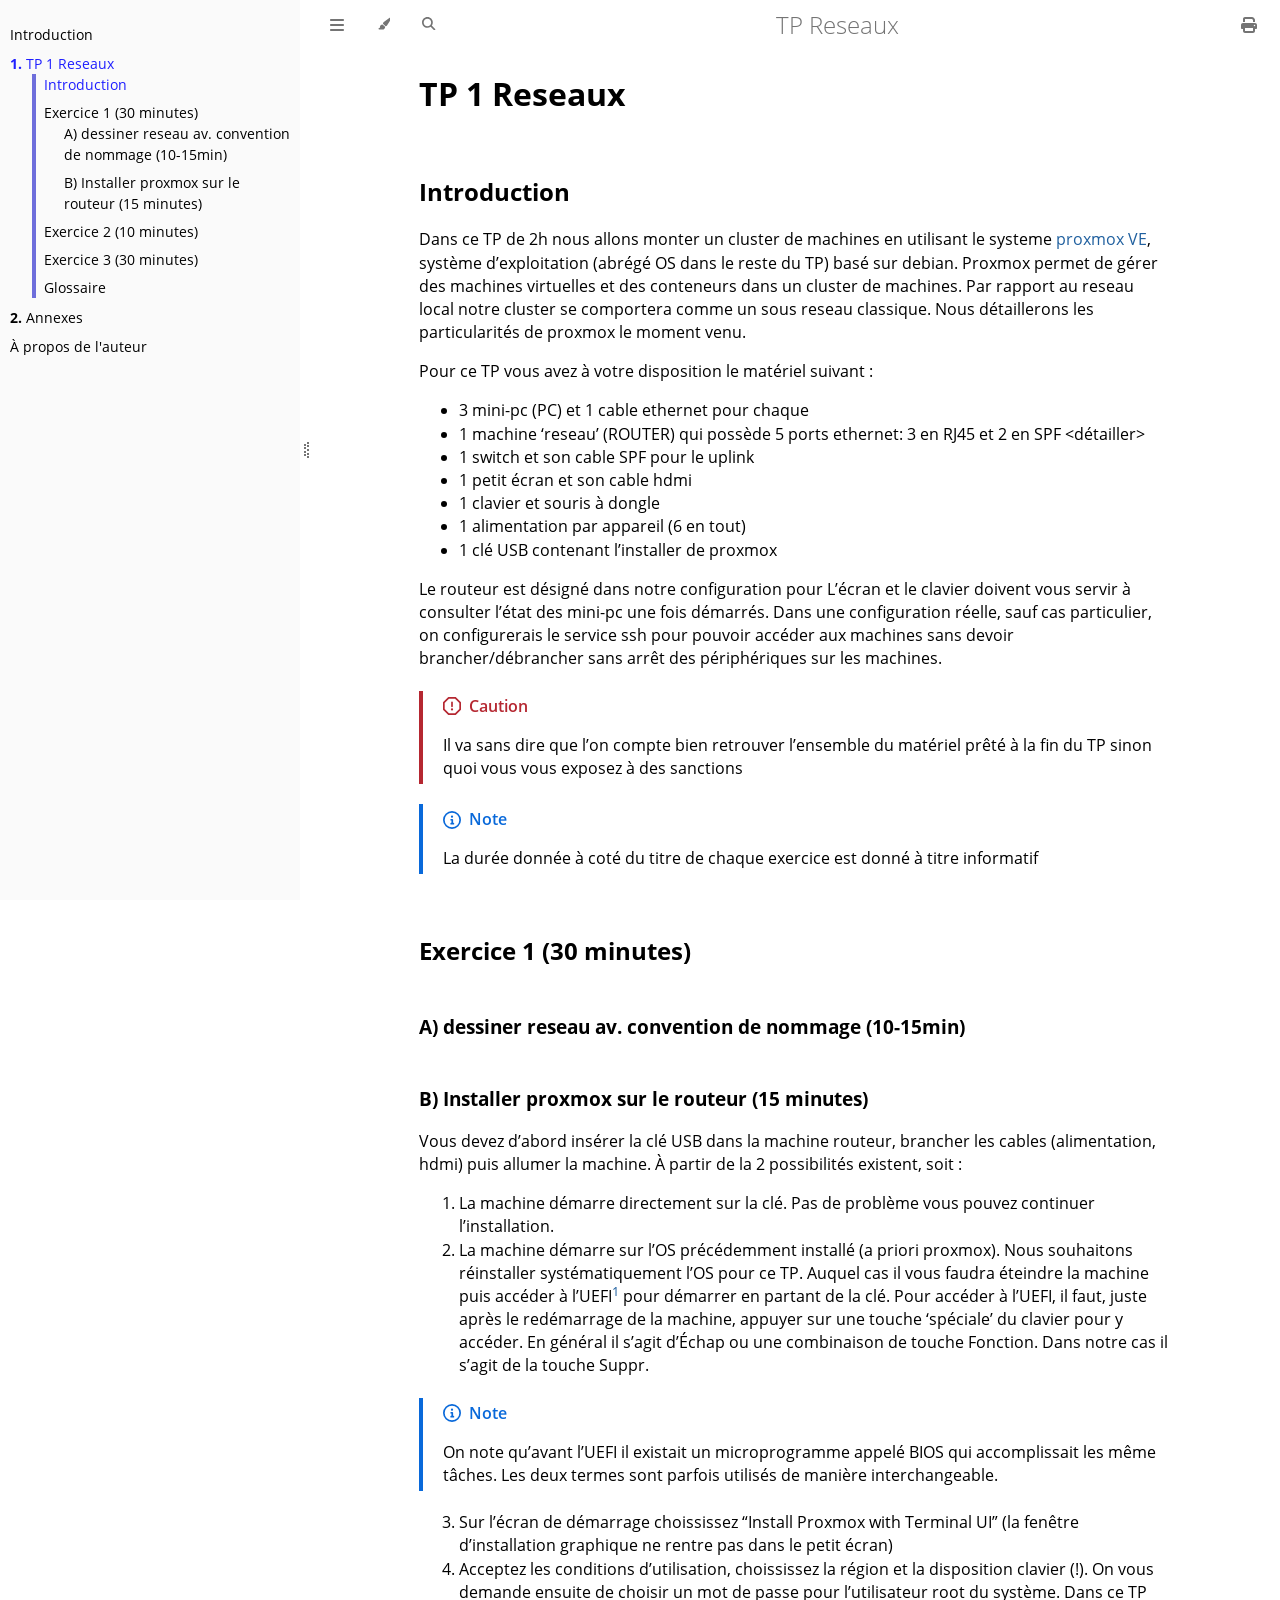
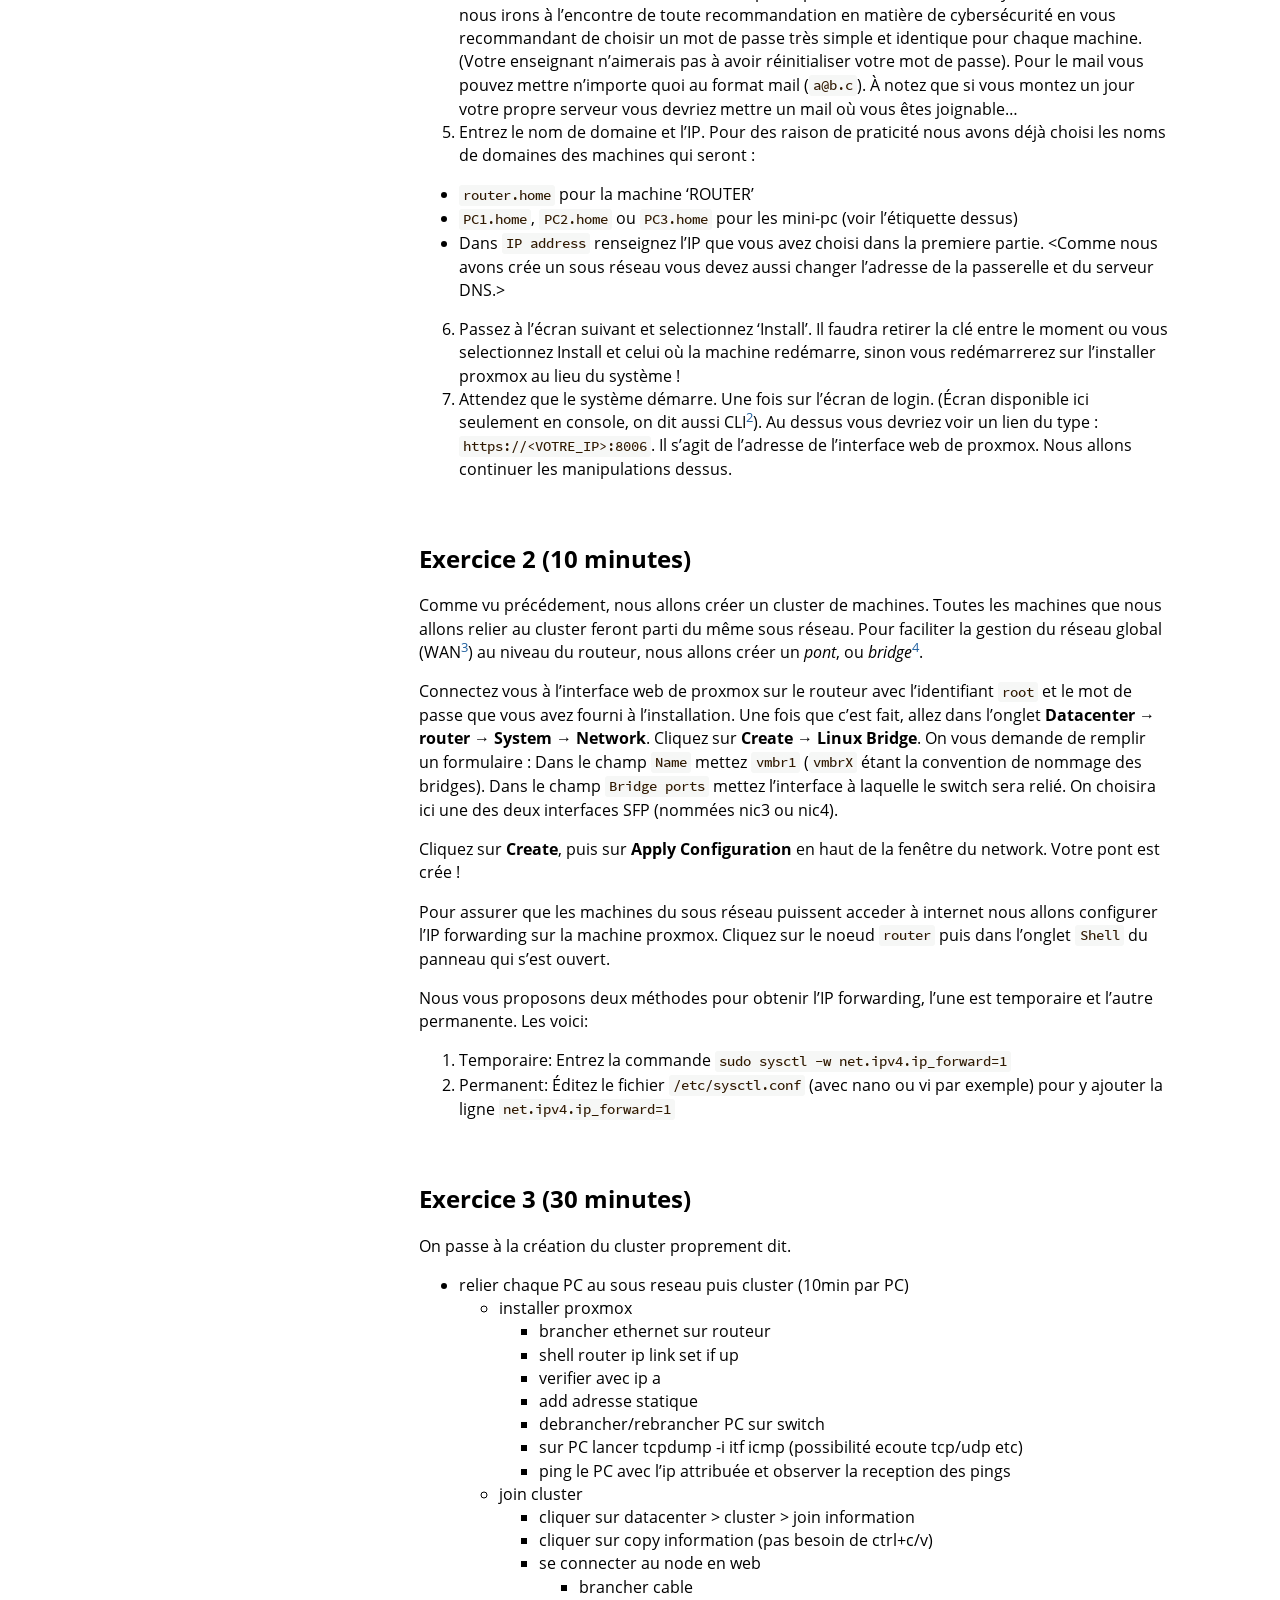
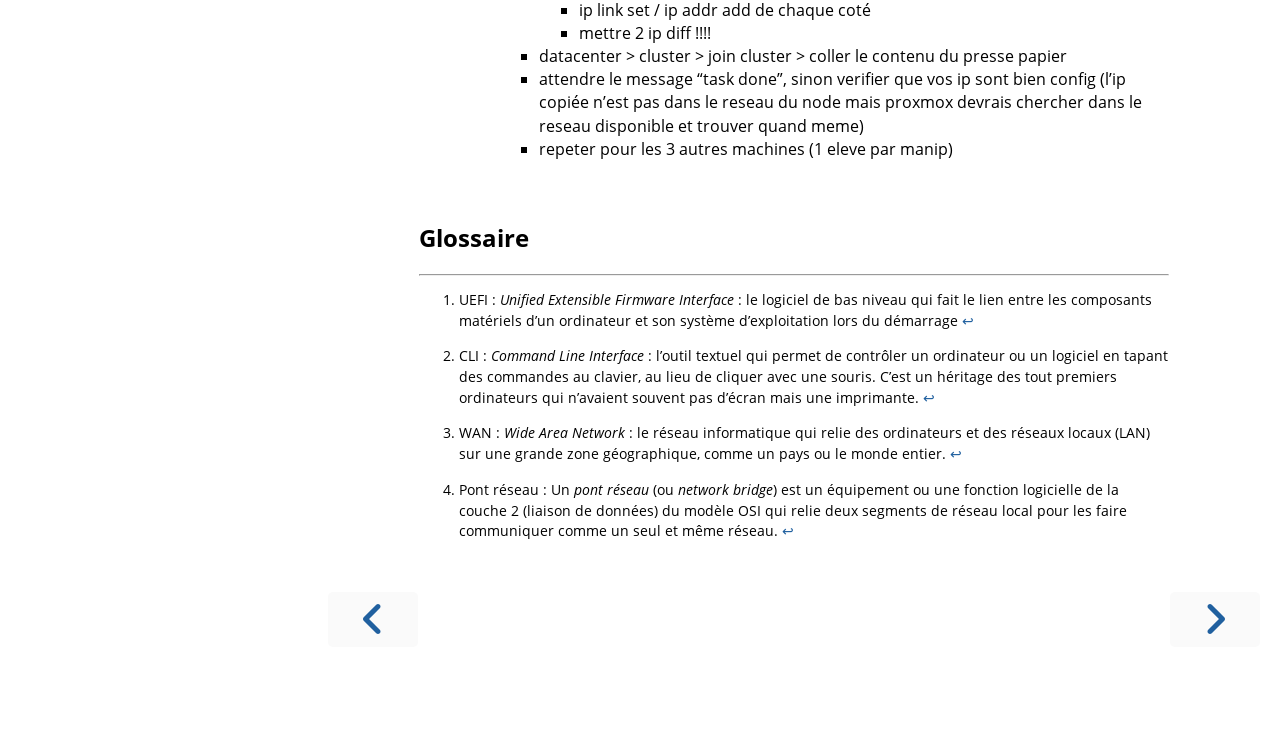
<file: tp-1-reseaux.html>
<!DOCTYPE HTML>
<html lang="en" class="light sidebar-visible" dir="ltr">
    <head>
        <!-- Book generated using mdBook -->
        <meta charset="UTF-8">
        <title>TP 1 Reseaux - TP Reseaux</title>


        <!-- Custom HTML head -->

        <meta name="description" content="">
        <meta name="viewport" content="width=device-width, initial-scale=1">
        <meta name="theme-color" content="#ffffff">

        <link rel="icon" href="favicon-de23e50b.svg">
        <link rel="shortcut icon" href="favicon-8114d1fc.png">
        <link rel="stylesheet" href="css/variables-8adf115d.css">
        <link rel="stylesheet" href="css/general-e96d0476.css">
        <link rel="stylesheet" href="css/chrome-d279d366.css">
        <link rel="stylesheet" href="css/print-9e4910d8.css" media="print">

        <!-- Fonts -->
        <link rel="stylesheet" href="fonts/fonts-9644e21d.css">

        <!-- Highlight.js Stylesheets -->
        <link rel="stylesheet" id="mdbook-highlight-css" href="highlight-493f70e1.css">
        <link rel="stylesheet" id="mdbook-tomorrow-night-css" href="tomorrow-night-4c0ae647.css">
        <link rel="stylesheet" id="mdbook-ayu-highlight-css" href="ayu-highlight-3fdfc3ac.css">

        <!-- Custom theme stylesheets -->


        <!-- Provide site root and default themes to javascript -->
        <script>
            const path_to_root = "";
            const default_light_theme = "light";
            const default_dark_theme = "navy";
            window.path_to_searchindex_js = "searchindex-121acbe9.js";
        </script>
        <!-- Start loading toc.js asap -->
        <script src="toc-62cfd5fd.js"></script>
    </head>
    <body>
    <div id="mdbook-help-container">
        <div id="mdbook-help-popup">
            <h2 class="mdbook-help-title">Keyboard shortcuts</h2>
            <div>
                <p>Press <kbd>←</kbd> or <kbd>→</kbd> to navigate between chapters</p>
                <p>Press <kbd>S</kbd> or <kbd>/</kbd> to search in the book</p>
                <p>Press <kbd>?</kbd> to show this help</p>
                <p>Press <kbd>Esc</kbd> to hide this help</p>
            </div>
        </div>
    </div>
    <div id="mdbook-body-container">
        <!-- Work around some values being stored in localStorage wrapped in quotes -->
        <script>
            try {
                let theme = localStorage.getItem('mdbook-theme');
                let sidebar = localStorage.getItem('mdbook-sidebar');

                if (theme.startsWith('"') && theme.endsWith('"')) {
                    localStorage.setItem('mdbook-theme', theme.slice(1, theme.length - 1));
                }

                if (sidebar.startsWith('"') && sidebar.endsWith('"')) {
                    localStorage.setItem('mdbook-sidebar', sidebar.slice(1, sidebar.length - 1));
                }
            } catch (e) { }
        </script>

        <!-- Set the theme before any content is loaded, prevents flash -->
        <script>
            const default_theme = window.matchMedia("(prefers-color-scheme: dark)").matches ? default_dark_theme : default_light_theme;
            let theme;
            try { theme = localStorage.getItem('mdbook-theme'); } catch(e) { }
            if (theme === null || theme === undefined) { theme = default_theme; }
            const html = document.documentElement;
            html.classList.remove('light')
            html.classList.add(theme);
            html.classList.add("js");
        </script>

        <input type="checkbox" id="mdbook-sidebar-toggle-anchor" class="hidden">

        <!-- Hide / unhide sidebar before it is displayed -->
        <script>
            let sidebar = null;
            const sidebar_toggle = document.getElementById("mdbook-sidebar-toggle-anchor");
            if (document.body.clientWidth >= 1080) {
                try { sidebar = localStorage.getItem('mdbook-sidebar'); } catch(e) { }
                sidebar = sidebar || 'visible';
            } else {
                sidebar = 'hidden';
                sidebar_toggle.checked = false;
            }
            if (sidebar === 'visible') {
                sidebar_toggle.checked = true;
            } else {
                html.classList.remove('sidebar-visible');
            }
        </script>

        <nav id="mdbook-sidebar" class="sidebar" aria-label="Table of contents">
            <!-- populated by js -->
            <mdbook-sidebar-scrollbox class="sidebar-scrollbox"></mdbook-sidebar-scrollbox>
            <noscript>
                <iframe class="sidebar-iframe-outer" src="toc.html"></iframe>
            </noscript>
            <div id="mdbook-sidebar-resize-handle" class="sidebar-resize-handle">
                <div class="sidebar-resize-indicator"></div>
            </div>
        </nav>

        <div id="mdbook-page-wrapper" class="page-wrapper">

            <div class="page">
                <div id="mdbook-menu-bar-hover-placeholder"></div>
                <div id="mdbook-menu-bar" class="menu-bar sticky">
                    <div class="left-buttons">
                        <label id="mdbook-sidebar-toggle" class="icon-button" for="mdbook-sidebar-toggle-anchor" title="Toggle Table of Contents" aria-label="Toggle Table of Contents" aria-controls="mdbook-sidebar">
                            <span class=fa-svg><svg xmlns="http://www.w3.org/2000/svg" viewBox="0 0 448 512"><!--! Font Awesome Free 6.2.0 by @fontawesome - https://fontawesome.com License - https://fontawesome.com/license/free (Icons: CC BY 4.0, Fonts: SIL OFL 1.1, Code: MIT License) Copyright 2022 Fonticons, Inc. --><path d="M0 96C0 78.3 14.3 64 32 64H416c17.7 0 32 14.3 32 32s-14.3 32-32 32H32C14.3 128 0 113.7 0 96zM0 256c0-17.7 14.3-32 32-32H416c17.7 0 32 14.3 32 32s-14.3 32-32 32H32c-17.7 0-32-14.3-32-32zM448 416c0 17.7-14.3 32-32 32H32c-17.7 0-32-14.3-32-32s14.3-32 32-32H416c17.7 0 32 14.3 32 32z"/></svg></span>
                        </label>
                        <button id="mdbook-theme-toggle" class="icon-button" type="button" title="Change theme" aria-label="Change theme" aria-haspopup="true" aria-expanded="false" aria-controls="mdbook-theme-list">
                            <span class=fa-svg><svg xmlns="http://www.w3.org/2000/svg" viewBox="0 0 576 512"><!--! Font Awesome Free 6.2.0 by @fontawesome - https://fontawesome.com License - https://fontawesome.com/license/free (Icons: CC BY 4.0, Fonts: SIL OFL 1.1, Code: MIT License) Copyright 2022 Fonticons, Inc. --><path d="M371.3 367.1c27.3-3.9 51.9-19.4 67.2-42.9L600.2 74.1c12.6-19.5 9.4-45.3-7.6-61.2S549.7-4.4 531.1 9.6L294.4 187.2c-24 18-38.2 46.1-38.4 76.1L371.3 367.1zm-19.6 25.4l-116-104.4C175.9 290.3 128 339.6 128 400c0 3.9 .2 7.8 .6 11.6c1.8 17.5-10.2 36.4-27.8 36.4H96c-17.7 0-32 14.3-32 32s14.3 32 32 32H240c61.9 0 112-50.1 112-112c0-2.5-.1-5-.2-7.5z"/></svg></span>
                        </button>
                        <ul id="mdbook-theme-list" class="theme-popup" aria-label="Themes" role="menu">
                            <li role="none"><button role="menuitem" class="theme" id="mdbook-theme-default_theme">Auto</button></li>
                            <li role="none"><button role="menuitem" class="theme" id="mdbook-theme-light">Light</button></li>
                            <li role="none"><button role="menuitem" class="theme" id="mdbook-theme-rust">Rust</button></li>
                            <li role="none"><button role="menuitem" class="theme" id="mdbook-theme-coal">Coal</button></li>
                            <li role="none"><button role="menuitem" class="theme" id="mdbook-theme-navy">Navy</button></li>
                            <li role="none"><button role="menuitem" class="theme" id="mdbook-theme-ayu">Ayu</button></li>
                        </ul>
                        <button id="mdbook-search-toggle" class="icon-button" type="button" title="Search (`/`)" aria-label="Toggle Searchbar" aria-expanded="false" aria-keyshortcuts="/ s" aria-controls="mdbook-searchbar">
                            <span class=fa-svg><svg xmlns="http://www.w3.org/2000/svg" viewBox="0 0 512 512"><!--! Font Awesome Free 6.2.0 by @fontawesome - https://fontawesome.com License - https://fontawesome.com/license/free (Icons: CC BY 4.0, Fonts: SIL OFL 1.1, Code: MIT License) Copyright 2022 Fonticons, Inc. --><path d="M416 208c0 45.9-14.9 88.3-40 122.7L502.6 457.4c12.5 12.5 12.5 32.8 0 45.3s-32.8 12.5-45.3 0L330.7 376c-34.4 25.2-76.8 40-122.7 40C93.1 416 0 322.9 0 208S93.1 0 208 0S416 93.1 416 208zM208 352c79.5 0 144-64.5 144-144s-64.5-144-144-144S64 128.5 64 208s64.5 144 144 144z"/></svg></span>
                        </button>
                    </div>

                    <h1 class="menu-title">TP Reseaux</h1>

                    <div class="right-buttons">
                        <a href="print.html" title="Print this book" aria-label="Print this book">
                            <span class=fa-svg id="print-button"><svg xmlns="http://www.w3.org/2000/svg" viewBox="0 0 512 512"><!--! Font Awesome Free 6.2.0 by @fontawesome - https://fontawesome.com License - https://fontawesome.com/license/free (Icons: CC BY 4.0, Fonts: SIL OFL 1.1, Code: MIT License) Copyright 2022 Fonticons, Inc. --><path d="M128 0C92.7 0 64 28.7 64 64v96h64V64H354.7L384 93.3V160h64V93.3c0-17-6.7-33.3-18.7-45.3L400 18.7C388 6.7 371.7 0 354.7 0H128zM384 352v32 64H128V384 368 352H384zm64 32h32c17.7 0 32-14.3 32-32V256c0-35.3-28.7-64-64-64H64c-35.3 0-64 28.7-64 64v96c0 17.7 14.3 32 32 32H64v64c0 35.3 28.7 64 64 64H384c35.3 0 64-28.7 64-64V384zm-16-88c-13.3 0-24-10.7-24-24s10.7-24 24-24s24 10.7 24 24s-10.7 24-24 24z"/></svg></span>
                        </a>

                    </div>
                </div>

                <div id="mdbook-search-wrapper" class="hidden">
                    <form id="mdbook-searchbar-outer" class="searchbar-outer">
                        <div class="search-wrapper">
                            <input type="search" id="mdbook-searchbar" name="searchbar" placeholder="Search this book ..." aria-controls="mdbook-searchresults-outer" aria-describedby="searchresults-header">
                            <div class="spinner-wrapper">
                                <span class=fa-svg id="fa-spin"><svg xmlns="http://www.w3.org/2000/svg" viewBox="0 0 512 512"><!--! Font Awesome Free 6.2.0 by @fontawesome - https://fontawesome.com License - https://fontawesome.com/license/free (Icons: CC BY 4.0, Fonts: SIL OFL 1.1, Code: MIT License) Copyright 2022 Fonticons, Inc. --><path d="M304 48c0-26.5-21.5-48-48-48s-48 21.5-48 48s21.5 48 48 48s48-21.5 48-48zm0 416c0-26.5-21.5-48-48-48s-48 21.5-48 48s21.5 48 48 48s48-21.5 48-48zM48 304c26.5 0 48-21.5 48-48s-21.5-48-48-48s-48 21.5-48 48s21.5 48 48 48zm464-48c0-26.5-21.5-48-48-48s-48 21.5-48 48s21.5 48 48 48s48-21.5 48-48zM142.9 437c18.7-18.7 18.7-49.1 0-67.9s-49.1-18.7-67.9 0s-18.7 49.1 0 67.9s49.1 18.7 67.9 0zm0-294.2c18.7-18.7 18.7-49.1 0-67.9S93.7 56.2 75 75s-18.7 49.1 0 67.9s49.1 18.7 67.9 0zM369.1 437c18.7 18.7 49.1 18.7 67.9 0s18.7-49.1 0-67.9s-49.1-18.7-67.9 0s-18.7 49.1 0 67.9z"/></svg></span>
                            </div>
                        </div>
                    </form>
                    <div id="mdbook-searchresults-outer" class="searchresults-outer hidden">
                        <div id="mdbook-searchresults-header" class="searchresults-header"></div>
                        <ul id="mdbook-searchresults">
                        </ul>
                    </div>
                </div>

                <!-- Apply ARIA attributes after the sidebar and the sidebar toggle button are added to the DOM -->
                <script>
                    document.getElementById('mdbook-sidebar-toggle').setAttribute('aria-expanded', sidebar === 'visible');
                    document.getElementById('mdbook-sidebar').setAttribute('aria-hidden', sidebar !== 'visible');
                    Array.from(document.querySelectorAll('#mdbook-sidebar a')).forEach(function(link) {
                        link.setAttribute('tabIndex', sidebar === 'visible' ? 0 : -1);
                    });
                </script>

                <div id="mdbook-content" class="content">
                    <main>
                        <h1 id="tp-1-reseaux"><a class="header" href="#tp-1-reseaux">TP 1 Reseaux</a></h1>
<h2 id="introduction"><a class="header" href="#introduction">Introduction</a></h2>
<p>Dans ce TP de 2h nous allons monter un cluster de machines en utilisant le systeme <a href="https://proxmox.com/">proxmox VE</a>, système d’exploitation (abrégé OS dans le reste du TP) basé sur debian. Proxmox permet de gérer des machines virtuelles et des conteneurs dans un cluster de machines. Par rapport au reseau local notre cluster se comportera comme un sous reseau classique. Nous détaillerons les particularités de proxmox le moment venu.</p>
<p>Pour ce TP vous avez à votre disposition le matériel suivant :</p>
<ul>
<li>3 mini-pc (PC) et 1 cable ethernet pour chaque</li>
<li>1 machine ‘reseau’ (ROUTER) qui possède 5 ports ethernet: 3 en RJ45 et 2 en SPF &lt;détailler&gt;</li>
<li>1 switch et son cable SPF pour le uplink</li>
<li>1 petit écran et son cable hdmi</li>
<li>1 clavier et souris à dongle</li>
<li>1 alimentation par appareil (6 en tout)</li>
<li>1 clé USB contenant l’installer de proxmox</li>
</ul>
<p>Le routeur est désigné dans notre configuration pour
L’écran et le clavier doivent vous servir à consulter l’état des mini-pc une fois démarrés. Dans une configuration réelle, sauf cas particulier, on configurerais le service ssh pour pouvoir accéder aux machines sans devoir brancher/débrancher sans arrêt des périphériques sur les machines.</p>
<blockquote class="blockquote-tag blockquote-tag-caution">
<p class="blockquote-tag-title"><svg viewbox="0 0 16 16" width="18" height="18"><path d="M4.47.22A.749.749 0 0 1 5 0h6c.199 0 .389.079.53.22l4.25 4.25c.141.14.22.331.22.53v6a.749.749 0 0 1-.22.53l-4.25 4.25A.749.749 0 0 1 11 16H5a.749.749 0 0 1-.53-.22L.22 11.53A.749.749 0 0 1 0 11V5c0-.199.079-.389.22-.53Zm.84 1.28L1.5 5.31v5.38l3.81 3.81h5.38l3.81-3.81V5.31L10.69 1.5ZM8 4a.75.75 0 0 1 .75.75v3.5a.75.75 0 0 1-1.5 0v-3.5A.75.75 0 0 1 8 4Zm0 8a1 1 0 1 1 0-2 1 1 0 0 1 0 2Z"></path></svg>Caution</p>
<p>Il va sans dire que l’on compte bien retrouver l’ensemble du matériel prêté à la fin du TP sinon quoi vous vous exposez à des sanctions</p>
</blockquote>
<blockquote class="blockquote-tag blockquote-tag-note">
<p class="blockquote-tag-title"><svg viewbox="0 0 16 16" width="18" height="18"><path d="M0 8a8 8 0 1 1 16 0A8 8 0 0 1 0 8Zm8-6.5a6.5 6.5 0 1 0 0 13 6.5 6.5 0 0 0 0-13ZM6.5 7.75A.75.75 0 0 1 7.25 7h1a.75.75 0 0 1 .75.75v2.75h.25a.75.75 0 0 1 0 1.5h-2a.75.75 0 0 1 0-1.5h.25v-2h-.25a.75.75 0 0 1-.75-.75ZM8 6a1 1 0 1 1 0-2 1 1 0 0 1 0 2Z"></path></svg>Note</p>
<p>La durée donnée à coté du titre de chaque  exercice est donné à titre informatif</p>
</blockquote>
<h2 id="exercice-1-30-minutes"><a class="header" href="#exercice-1-30-minutes">Exercice 1 (30 minutes)</a></h2>
<h3 id="a-dessiner-reseau-av-convention-de-nommage-10-15min"><a class="header" href="#a-dessiner-reseau-av-convention-de-nommage-10-15min">A) dessiner reseau av. convention de nommage (10-15min)</a></h3>
<h3 id="b-installer-proxmox-sur-le-routeur-15-minutes"><a class="header" href="#b-installer-proxmox-sur-le-routeur-15-minutes">B) Installer proxmox sur le routeur (15 minutes)</a></h3>
<p>Vous devez d’abord insérer la clé USB dans la machine routeur, brancher les cables (alimentation, hdmi) puis allumer la machine. À partir de la 2 possibilités existent, soit :</p>
<ol>
<li>La machine démarre directement sur la clé. Pas de problème vous pouvez continuer l’installation.</li>
<li>La machine démarre sur l’OS précédemment installé (a priori proxmox). Nous souhaitons réinstaller systématiquement l’OS pour ce TP. Auquel cas il vous faudra éteindre la machine puis accéder à l’UEFI<sup class="footnote-reference" id="fr-1-1"><a href="#footnote-1">1</a></sup> pour démarrer en partant de la clé. Pour accéder à l’UEFI, il faut, juste après le redémarrage de la machine, appuyer sur une touche ‘spéciale’ du clavier pour y accéder. En général il s’agit d’Échap ou une combinaison de touche Fonction. Dans notre cas il s’agit de la touche Suppr.</li>
</ol>
<blockquote class="blockquote-tag blockquote-tag-note">
<p class="blockquote-tag-title"><svg viewbox="0 0 16 16" width="18" height="18"><path d="M0 8a8 8 0 1 1 16 0A8 8 0 0 1 0 8Zm8-6.5a6.5 6.5 0 1 0 0 13 6.5 6.5 0 0 0 0-13ZM6.5 7.75A.75.75 0 0 1 7.25 7h1a.75.75 0 0 1 .75.75v2.75h.25a.75.75 0 0 1 0 1.5h-2a.75.75 0 0 1 0-1.5h.25v-2h-.25a.75.75 0 0 1-.75-.75ZM8 6a1 1 0 1 1 0-2 1 1 0 0 1 0 2Z"></path></svg>Note</p>
<p>On note qu’avant l’UEFI il existait un microprogramme appelé BIOS qui accomplissait les même tâches. Les deux termes sont parfois utilisés de manière interchangeable.</p>
</blockquote>
<ol start="3">
<li>Sur l’écran de démarrage choississez “Install Proxmox with Terminal UI” (la fenêtre d’installation graphique ne rentre pas dans le petit écran)</li>
<li>Acceptez les conditions d’utilisation, choississez la région et la disposition clavier (!). On vous demande ensuite de choisir un mot de passe pour l’utilisateur root du système. Dans ce TP nous irons à l’encontre de toute recommandation en matière de cybersécurité en vous recommandant de choisir un mot de passe très simple et identique pour chaque machine. (Votre enseignant n’aimerais pas à avoir réinitialiser votre mot de passe). Pour le mail vous pouvez mettre n’importe quoi au format mail (<code>a@b.c</code>). À notez que si vous montez un jour votre propre serveur vous devriez mettre un mail où vous êtes joignable…</li>
<li>Entrez le nom de domaine et l’IP. Pour des raison de praticité nous avons déjà choisi les noms de domaines des machines qui seront :</li>
</ol>
<ul>
<li><code>router.home</code> pour la machine ‘ROUTER’</li>
<li><code>PC1.home</code>, <code>PC2.home</code> ou <code>PC3.home</code> pour les mini-pc (voir l’étiquette dessus)</li>
<li>Dans <code>IP address</code> renseignez l’IP que vous avez choisi dans la premiere partie. &lt;Comme nous avons crée un sous réseau vous devez aussi changer l’adresse de la passerelle et du serveur DNS.&gt;</li>
</ul>
<ol start="6">
<li>Passez à l’écran suivant et selectionnez ‘Install’. Il faudra retirer la clé entre le moment ou vous selectionnez Install et celui où la machine redémarre, sinon vous redémarrerez sur l’installer proxmox au lieu du système !</li>
<li>Attendez que le système démarre. Une fois sur l’écran de login. (Écran disponible ici seulement en console, on dit aussi CLI<sup class="footnote-reference" id="fr-2-1"><a href="#footnote-2">2</a></sup>). Au dessus vous devriez voir un lien du type : <code>https://&lt;VOTRE_IP&gt;:8006</code>. Il s’agit de l’adresse de l’interface web de proxmox. Nous allons continuer les manipulations dessus.</li>
</ol>
<h2 id="exercice-2-10-minutes"><a class="header" href="#exercice-2-10-minutes">Exercice 2 (10 minutes)</a></h2>
<p>Comme vu précédement, nous allons créer un cluster de machines. Toutes les machines que nous allons relier au cluster feront parti du même sous réseau. Pour faciliter la gestion du réseau global (WAN<sup class="footnote-reference" id="fr-3-1"><a href="#footnote-3">3</a></sup>) au niveau du routeur, nous allons créer un <em>pont</em>, ou <em>bridge</em><sup class="footnote-reference" id="fr-4-1"><a href="#footnote-4">4</a></sup>.</p>
<p>Connectez vous à l’interface web de proxmox sur le routeur avec l’identifiant <code>root</code> et le mot de passe que vous avez fourni à l’installation. Une fois que c’est fait, allez dans l’onglet <strong>Datacenter → router → System → Network</strong>. Cliquez sur <strong>Create → Linux Bridge</strong>. On vous demande de remplir un formulaire : Dans le champ <code>Name</code> mettez <code>vmbr1</code> (<code>vmbrX</code> étant la convention de nommage des bridges). Dans le champ <code>Bridge ports</code> mettez l’interface à laquelle le switch sera relié. On choisira ici une des deux interfaces SFP (nommées nic3 ou nic4).</p>
<p>Cliquez sur <strong>Create</strong>, puis sur <strong>Apply Configuration</strong> en haut de la fenêtre du network. Votre pont est crée !</p>
<p>Pour assurer que les machines du sous réseau puissent acceder à internet nous allons configurer l’IP forwarding sur la machine proxmox. Cliquez sur le noeud <code>router</code> puis dans l’onglet <code>Shell</code> du panneau qui s’est ouvert.</p>
<p>Nous vous proposons deux méthodes pour obtenir l’IP forwarding, l’une est temporaire et l’autre permanente. Les voici:</p>
<ol>
<li>Temporaire: Entrez la commande <code>sudo sysctl -w net.ipv4.ip_forward=1</code></li>
<li>Permanent: Éditez le fichier <code>/etc/sysctl.conf</code> (avec nano ou vi par exemple) pour y ajouter la ligne <code>net.ipv4.ip_forward=1</code></li>
</ol>
<h2 id="exercice-3-30-minutes"><a class="header" href="#exercice-3-30-minutes">Exercice 3 (30 minutes)</a></h2>
<p>On passe à la création du cluster proprement dit.</p>
<ul>
<li>relier chaque PC au sous reseau puis cluster (10min par PC)
<ul>
<li>installer proxmox
<ul>
<li>brancher ethernet sur routeur</li>
<li>shell router ip link set if up</li>
<li>verifier avec ip a</li>
<li>add adresse statique</li>
<li>debrancher/rebrancher PC sur switch</li>
<li>sur PC lancer tcpdump -i itf icmp (possibilité ecoute tcp/udp etc)</li>
<li>ping le PC avec l’ip attribuée et observer la reception des pings</li>
</ul>
</li>
<li>join cluster
<ul>
<li>cliquer sur datacenter &gt; cluster &gt; join information</li>
<li>cliquer sur copy information (pas besoin de ctrl+c/v)</li>
<li>se connecter au node en web
<ul>
<li>brancher cable</li>
<li>ip link set / ip addr add de chaque coté</li>
<li>mettre 2 ip diff !!!!</li>
</ul>
</li>
<li>datacenter &gt; cluster &gt; join cluster &gt; coller le contenu du presse papier</li>
<li>attendre le message “task done”, sinon verifier que vos ip sont bien config (l’ip copiée n’est pas dans le reseau du node mais proxmox devrais chercher dans le reseau disponible et trouver quand meme)</li>
<li>repeter pour les 3 autres machines (1 eleve par manip)</li>
</ul>
</li>
</ul>
</li>
</ul>
<h2 id="glossaire"><a class="header" href="#glossaire">Glossaire</a></h2>
<hr>
<ol class="footnote-definition">
<li id="footnote-1">
<p>UEFI
: <em>Unified Extensible Firmware Interface</em> : le logiciel de bas niveau qui fait le lien entre les composants matériels d’un ordinateur et son système d’exploitation lors du démarrage <a href="#fr-1-1">↩</a></p>
</li>
<li id="footnote-2">
<p>CLI
: <em>Command Line Interface</em> : l’outil textuel qui permet de contrôler un ordinateur ou un logiciel en tapant des commandes au clavier, au lieu de cliquer avec une souris. C’est un héritage des tout premiers ordinateurs qui n’avaient souvent pas d’écran mais une imprimante. <a href="#fr-2-1">↩</a></p>
</li>
<li id="footnote-3">
<p>WAN
: <em>Wide Area Network</em> : le réseau informatique qui relie des ordinateurs et des réseaux locaux (LAN) sur une grande zone géographique, comme un pays ou le monde entier. <a href="#fr-3-1">↩</a></p>
</li>
<li id="footnote-4">
<p>Pont réseau
: Un <em>pont réseau</em> (ou <em>network bridge</em>) est un équipement ou une fonction logicielle de la couche 2 (liaison de données) du modèle OSI qui relie deux segments de réseau local pour les faire communiquer comme un seul et même réseau. <a href="#fr-4-1">↩</a></p>
</li>
</ol>

                    </main>

                    <nav class="nav-wrapper" aria-label="Page navigation">
                        <!-- Mobile navigation buttons -->
                            <a rel="prev" href="index.html" class="mobile-nav-chapters previous" title="Previous chapter" aria-label="Previous chapter" aria-keyshortcuts="Left">
                                <span class=fa-svg><svg xmlns="http://www.w3.org/2000/svg" viewBox="0 0 320 512"><!--! Font Awesome Free 6.2.0 by @fontawesome - https://fontawesome.com License - https://fontawesome.com/license/free (Icons: CC BY 4.0, Fonts: SIL OFL 1.1, Code: MIT License) Copyright 2022 Fonticons, Inc. --><path d="M41.4 233.4c-12.5 12.5-12.5 32.8 0 45.3l160 160c12.5 12.5 32.8 12.5 45.3 0s12.5-32.8 0-45.3L109.3 256 246.6 118.6c12.5-12.5 12.5-32.8 0-45.3s-32.8-12.5-45.3 0l-160 160z"/></svg></span>
                            </a>

                            <a rel="next prefetch" href="annexes/index.html" class="mobile-nav-chapters next" title="Next chapter" aria-label="Next chapter" aria-keyshortcuts="Right">
                                <span class=fa-svg><svg xmlns="http://www.w3.org/2000/svg" viewBox="0 0 320 512"><!--! Font Awesome Free 6.2.0 by @fontawesome - https://fontawesome.com License - https://fontawesome.com/license/free (Icons: CC BY 4.0, Fonts: SIL OFL 1.1, Code: MIT License) Copyright 2022 Fonticons, Inc. --><path d="M278.6 233.4c12.5 12.5 12.5 32.8 0 45.3l-160 160c-12.5 12.5-32.8 12.5-45.3 0s-12.5-32.8 0-45.3L210.7 256 73.4 118.6c-12.5-12.5-12.5-32.8 0-45.3s32.8-12.5 45.3 0l160 160z"/></svg></span>
                            </a>

                        <div style="clear: both"></div>
                    </nav>
                </div>
            </div>

            <nav class="nav-wide-wrapper" aria-label="Page navigation">
                    <a rel="prev" href="index.html" class="nav-chapters previous" title="Previous chapter" aria-label="Previous chapter" aria-keyshortcuts="Left">
                        <span class=fa-svg><svg xmlns="http://www.w3.org/2000/svg" viewBox="0 0 320 512"><!--! Font Awesome Free 6.2.0 by @fontawesome - https://fontawesome.com License - https://fontawesome.com/license/free (Icons: CC BY 4.0, Fonts: SIL OFL 1.1, Code: MIT License) Copyright 2022 Fonticons, Inc. --><path d="M41.4 233.4c-12.5 12.5-12.5 32.8 0 45.3l160 160c12.5 12.5 32.8 12.5 45.3 0s12.5-32.8 0-45.3L109.3 256 246.6 118.6c12.5-12.5 12.5-32.8 0-45.3s-32.8-12.5-45.3 0l-160 160z"/></svg></span>
                    </a>

                    <a rel="next prefetch" href="annexes/index.html" class="nav-chapters next" title="Next chapter" aria-label="Next chapter" aria-keyshortcuts="Right">
                        <span class=fa-svg><svg xmlns="http://www.w3.org/2000/svg" viewBox="0 0 320 512"><!--! Font Awesome Free 6.2.0 by @fontawesome - https://fontawesome.com License - https://fontawesome.com/license/free (Icons: CC BY 4.0, Fonts: SIL OFL 1.1, Code: MIT License) Copyright 2022 Fonticons, Inc. --><path d="M278.6 233.4c12.5 12.5 12.5 32.8 0 45.3l-160 160c-12.5 12.5-32.8 12.5-45.3 0s-12.5-32.8 0-45.3L210.7 256 73.4 118.6c-12.5-12.5-12.5-32.8 0-45.3s32.8-12.5 45.3 0l160 160z"/></svg></span>
                    </a>
            </nav>

        </div>

        <template id=fa-eye><span class=fa-svg><svg xmlns="http://www.w3.org/2000/svg" viewBox="0 0 576 512"><!--! Font Awesome Free 6.2.0 by @fontawesome - https://fontawesome.com License - https://fontawesome.com/license/free (Icons: CC BY 4.0, Fonts: SIL OFL 1.1, Code: MIT License) Copyright 2022 Fonticons, Inc. --><path d="M288 32c-80.8 0-145.5 36.8-192.6 80.6C48.6 156 17.3 208 2.5 243.7c-3.3 7.9-3.3 16.7 0 24.6C17.3 304 48.6 356 95.4 399.4C142.5 443.2 207.2 480 288 480s145.5-36.8 192.6-80.6c46.8-43.5 78.1-95.4 93-131.1c3.3-7.9 3.3-16.7 0-24.6c-14.9-35.7-46.2-87.7-93-131.1C433.5 68.8 368.8 32 288 32zM432 256c0 79.5-64.5 144-144 144s-144-64.5-144-144s64.5-144 144-144s144 64.5 144 144zM288 192c0 35.3-28.7 64-64 64c-11.5 0-22.3-3-31.6-8.4c-.2 2.8-.4 5.5-.4 8.4c0 53 43 96 96 96s96-43 96-96s-43-96-96-96c-2.8 0-5.6 .1-8.4 .4c5.3 9.3 8.4 20.1 8.4 31.6z"/></svg></span></template>
        <template id=fa-eye-slash><span class=fa-svg><svg xmlns="http://www.w3.org/2000/svg" viewBox="0 0 640 512"><!--! Font Awesome Free 6.2.0 by @fontawesome - https://fontawesome.com License - https://fontawesome.com/license/free (Icons: CC BY 4.0, Fonts: SIL OFL 1.1, Code: MIT License) Copyright 2022 Fonticons, Inc. --><path d="M38.8 5.1C28.4-3.1 13.3-1.2 5.1 9.2S-1.2 34.7 9.2 42.9l592 464c10.4 8.2 25.5 6.3 33.7-4.1s6.3-25.5-4.1-33.7L525.6 386.7c39.6-40.6 66.4-86.1 79.9-118.4c3.3-7.9 3.3-16.7 0-24.6c-14.9-35.7-46.2-87.7-93-131.1C465.5 68.8 400.8 32 320 32c-68.2 0-125 26.3-169.3 60.8L38.8 5.1zM223.1 149.5C248.6 126.2 282.7 112 320 112c79.5 0 144 64.5 144 144c0 24.9-6.3 48.3-17.4 68.7L408 294.5c5.2-11.8 8-24.8 8-38.5c0-53-43-96-96-96c-2.8 0-5.6 .1-8.4 .4c5.3 9.3 8.4 20.1 8.4 31.6c0 10.2-2.4 19.8-6.6 28.3l-90.3-70.8zm223.1 298L373 389.9c-16.4 6.5-34.3 10.1-53 10.1c-79.5 0-144-64.5-144-144c0-6.9 .5-13.6 1.4-20.2L83.1 161.5C60.3 191.2 44 220.8 34.5 243.7c-3.3 7.9-3.3 16.7 0 24.6c14.9 35.7 46.2 87.7 93 131.1C174.5 443.2 239.2 480 320 480c47.8 0 89.9-12.9 126.2-32.5z"/></svg></span></template>
        <template id=fa-copy><span class=fa-svg><svg xmlns="http://www.w3.org/2000/svg" viewBox="0 0 512 512"><!--! Font Awesome Free 6.2.0 by @fontawesome - https://fontawesome.com License - https://fontawesome.com/license/free (Icons: CC BY 4.0, Fonts: SIL OFL 1.1, Code: MIT License) Copyright 2022 Fonticons, Inc. --><path d="M502.6 70.63l-61.25-61.25C435.4 3.371 427.2 0 418.7 0H255.1c-35.35 0-64 28.66-64 64l.0195 256C192 355.4 220.7 384 256 384h192c35.2 0 64-28.8 64-64V93.25C512 84.77 508.6 76.63 502.6 70.63zM464 320c0 8.836-7.164 16-16 16H255.1c-8.838 0-16-7.164-16-16L239.1 64.13c0-8.836 7.164-16 16-16h128L384 96c0 17.67 14.33 32 32 32h47.1V320zM272 448c0 8.836-7.164 16-16 16H63.1c-8.838 0-16-7.164-16-16L47.98 192.1c0-8.836 7.164-16 16-16H160V128H63.99c-35.35 0-64 28.65-64 64l.0098 256C.002 483.3 28.66 512 64 512h192c35.2 0 64-28.8 64-64v-32h-47.1L272 448z"/></svg></span></template>
        <template id=fa-play><span class=fa-svg><svg xmlns="http://www.w3.org/2000/svg" viewBox="0 0 384 512"><!--! Font Awesome Free 6.2.0 by @fontawesome - https://fontawesome.com License - https://fontawesome.com/license/free (Icons: CC BY 4.0, Fonts: SIL OFL 1.1, Code: MIT License) Copyright 2022 Fonticons, Inc. --><path d="M73 39c-14.8-9.1-33.4-9.4-48.5-.9S0 62.6 0 80V432c0 17.4 9.4 33.4 24.5 41.9s33.7 8.1 48.5-.9L361 297c14.3-8.7 23-24.2 23-41s-8.7-32.2-23-41L73 39z"/></svg></span></template>
        <template id=fa-clock-rotate-left><span class=fa-svg><svg xmlns="http://www.w3.org/2000/svg" viewBox="0 0 512 512"><!--! Font Awesome Free 6.2.0 by @fontawesome - https://fontawesome.com License - https://fontawesome.com/license/free (Icons: CC BY 4.0, Fonts: SIL OFL 1.1, Code: MIT License) Copyright 2022 Fonticons, Inc. --><path d="M75 75L41 41C25.9 25.9 0 36.6 0 57.9V168c0 13.3 10.7 24 24 24H134.1c21.4 0 32.1-25.9 17-41l-30.8-30.8C155 85.5 203 64 256 64c106 0 192 86 192 192s-86 192-192 192c-40.8 0-78.6-12.7-109.7-34.4c-14.5-10.1-34.4-6.6-44.6 7.9s-6.6 34.4 7.9 44.6C151.2 495 201.7 512 256 512c141.4 0 256-114.6 256-256S397.4 0 256 0C185.3 0 121.3 28.7 75 75zm181 53c-13.3 0-24 10.7-24 24V256c0 6.4 2.5 12.5 7 17l72 72c9.4 9.4 24.6 9.4 33.9 0s9.4-24.6 0-33.9l-65-65V152c0-13.3-10.7-24-24-24z"/></svg></span></template>



        <script>
            window.playground_copyable = true;
        </script>


        <script src="elasticlunr-ef4e11c1.min.js"></script>
        <script src="mark-09e88c2c.min.js"></script>
        <script src="searcher-09f2665d.js"></script>

        <script src="clipboard-1626706a.min.js"></script>
        <script src="highlight-abc7f01d.js"></script>
        <script src="book-609e4cb8.js"></script>

        <!-- Custom JS scripts -->



    </div>
    </body>
</html>
</file>
<file: css/variables-8adf115d.css>
/* Globals */

:root {
    --sidebar-target-width: 300px;
    --sidebar-width: min(var(--sidebar-target-width), 80vw);
    --sidebar-resize-indicator-width: 8px;
    --sidebar-resize-indicator-space: 2px;
    --page-padding: 15px;
    --content-max-width: 750px;
    --menu-bar-height: 50px;
    --mono-font: "Source Code Pro", Consolas, "Ubuntu Mono", Menlo, "DejaVu Sans Mono", monospace, monospace;
    --code-font-size: 0.875em; /* please adjust the ace font size accordingly in editor.js */
    --searchbar-margin-block-start: 5px;
}

/* Themes */

.ayu {
    --bg: hsl(210, 25%, 8%);
    --fg: #c5c5c5;

    --sidebar-bg: #14191f;
    --sidebar-fg: #c8c9db;
    --sidebar-non-existant: #5c6773;
    --sidebar-active: #ffb454;
    --sidebar-spacer: #2d334f;

    --scrollbar: var(--sidebar-fg);

    --icons: #737480;
    --icons-hover: #b7b9cc;

    --links: #0096cf;

    --inline-code-color: #ffb454;

    --theme-popup-bg: #14191f;
    --theme-popup-border: #5c6773;
    --theme-hover: #191f26;

    --quote-bg: hsl(226, 15%, 17%);
    --quote-border: hsl(226, 15%, 22%);

    --warning-border: #ff8e00;

    --table-border-color: hsl(210, 25%, 13%);
    --table-header-bg: hsl(210, 25%, 28%);
    --table-alternate-bg: hsl(210, 25%, 11%);

    --searchbar-border-color: #848484;
    --searchbar-bg: #424242;
    --searchbar-fg: #fff;
    --searchbar-shadow-color: #d4c89f;
    --searchresults-header-fg: #666;
    --searchresults-border-color: #888;
    --searchresults-li-bg: #252932;
    --search-mark-bg: #e3b171;

    --color-scheme: dark;

    /* Same as `--icons` */
    --copy-button-filter: invert(45%) sepia(6%) saturate(621%) hue-rotate(198deg) brightness(99%) contrast(85%);
    /* Same as `--sidebar-active` */
    --copy-button-filter-hover: invert(68%) sepia(55%) saturate(531%) hue-rotate(341deg) brightness(104%) contrast(101%);

    --footnote-highlight: #2668a6;

    --overlay-bg: rgba(33, 40, 48, 0.4);

    --blockquote-note-color: #74b9ff;
    --blockquote-tip-color: #09ca09;
    --blockquote-important-color: #d3abff;
    --blockquote-warning-color: #f0b72f;
    --blockquote-caution-color: #f21424;

    --sidebar-header-border-color: #c18639;
}

.coal {
    --bg: hsl(200, 7%, 8%);
    --fg: #98a3ad;

    --sidebar-bg: #292c2f;
    --sidebar-fg: #a1adb8;
    --sidebar-non-existant: #505254;
    --sidebar-active: #3473ad;
    --sidebar-spacer: #393939;

    --scrollbar: var(--sidebar-fg);

    --icons: #43484d;
    --icons-hover: #b3c0cc;

    --links: #2b79a2;

    --inline-code-color: #c5c8c6;

    --theme-popup-bg: #141617;
    --theme-popup-border: #43484d;
    --theme-hover: #1f2124;

    --quote-bg: hsl(234, 21%, 18%);
    --quote-border: hsl(234, 21%, 23%);

    --warning-border: #ff8e00;

    --table-border-color: hsl(200, 7%, 13%);
    --table-header-bg: hsl(200, 7%, 28%);
    --table-alternate-bg: hsl(200, 7%, 11%);

    --searchbar-border-color: #aaa;
    --searchbar-bg: #b7b7b7;
    --searchbar-fg: #000;
    --searchbar-shadow-color: #aaa;
    --searchresults-header-fg: #666;
    --searchresults-border-color: #98a3ad;
    --searchresults-li-bg: #2b2b2f;
    --search-mark-bg: #355c7d;

    --color-scheme: dark;

    /* Same as `--icons` */
    --copy-button-filter: invert(26%) sepia(8%) saturate(575%) hue-rotate(169deg) brightness(87%) contrast(82%);
    /* Same as `--sidebar-active` */
    --copy-button-filter-hover: invert(36%) sepia(70%) saturate(503%) hue-rotate(167deg) brightness(98%) contrast(89%);

    --footnote-highlight: #4079ae;

    --overlay-bg: rgba(33, 40, 48, 0.4);

    --blockquote-note-color: #4493f8;
    --blockquote-tip-color: #08ae08;
    --blockquote-important-color: #ab7df8;
    --blockquote-warning-color: #d29922;
    --blockquote-caution-color: #d91b29;

    --sidebar-header-border-color: #3473ad;
}

.light, html:not(.js) {
    --bg: hsl(0, 0%, 100%);
    --fg: hsl(0, 0%, 0%);

    --sidebar-bg: #fafafa;
    --sidebar-fg: hsl(0, 0%, 0%);
    --sidebar-non-existant: #aaaaaa;
    --sidebar-active: #1f1fff;
    --sidebar-spacer: #f4f4f4;

    --scrollbar: #8F8F8F;

    --icons: #747474;
    --icons-hover: #000000;

    --links: #20609f;

    --inline-code-color: #301900;

    --theme-popup-bg: #fafafa;
    --theme-popup-border: #cccccc;
    --theme-hover: #e6e6e6;

    --quote-bg: hsl(197, 37%, 96%);
    --quote-border: hsl(197, 37%, 91%);

    --warning-border: #ff8e00;

    --table-border-color: hsl(0, 0%, 95%);
    --table-header-bg: hsl(0, 0%, 80%);
    --table-alternate-bg: hsl(0, 0%, 97%);

    --searchbar-border-color: #aaa;
    --searchbar-bg: #fafafa;
    --searchbar-fg: #000;
    --searchbar-shadow-color: #aaa;
    --searchresults-header-fg: #666;
    --searchresults-border-color: #888;
    --searchresults-li-bg: #e4f2fe;
    --search-mark-bg: #a2cff5;

    --color-scheme: light;

    /* Same as `--icons` */
    --copy-button-filter: invert(45.49%);
    /* Same as `--sidebar-active` */
    --copy-button-filter-hover: invert(14%) sepia(93%) saturate(4250%) hue-rotate(243deg) brightness(99%) contrast(130%);

    --footnote-highlight: #7e7eff;

    --overlay-bg: rgba(200, 200, 205, 0.4);

    --blockquote-note-color: #0969da;
    --blockquote-tip-color: #008000;
    --blockquote-important-color: #8250df;
    --blockquote-warning-color: #9a6700;
    --blockquote-caution-color: #b52731;

    --sidebar-header-border-color: #6e6edb;
}

.navy {
    --bg: hsl(226, 23%, 11%);
    --fg: #bcbdd0;

    --sidebar-bg: #282d3f;
    --sidebar-fg: #c8c9db;
    --sidebar-non-existant: #505274;
    --sidebar-active: #2b79a2;
    --sidebar-spacer: #2d334f;

    --scrollbar: var(--sidebar-fg);

    --icons: #737480;
    --icons-hover: #b7b9cc;

    --links: #2b79a2;

    --inline-code-color: #c5c8c6;

    --theme-popup-bg: #161923;
    --theme-popup-border: #737480;
    --theme-hover: #282e40;

    --quote-bg: hsl(226, 15%, 17%);
    --quote-border: hsl(226, 15%, 22%);

    --warning-border: #ff8e00;

    --table-border-color: hsl(226, 23%, 16%);
    --table-header-bg: hsl(226, 23%, 31%);
    --table-alternate-bg: hsl(226, 23%, 14%);

    --searchbar-border-color: #aaa;
    --searchbar-bg: #aeaec6;
    --searchbar-fg: #000;
    --searchbar-shadow-color: #aaa;
    --searchresults-header-fg: #5f5f71;
    --searchresults-border-color: #5c5c68;
    --searchresults-li-bg: #242430;
    --search-mark-bg: #a2cff5;

    --color-scheme: dark;

    /* Same as `--icons` */
    --copy-button-filter: invert(51%) sepia(10%) saturate(393%) hue-rotate(198deg) brightness(86%) contrast(87%);
    /* Same as `--sidebar-active` */
    --copy-button-filter-hover: invert(46%) sepia(20%) saturate(1537%) hue-rotate(156deg) brightness(85%) contrast(90%);

    --footnote-highlight: #4079ae;

    --overlay-bg: rgba(33, 40, 48, 0.4);

    --blockquote-note-color: #4493f8;
    --blockquote-tip-color: #09ca09;
    --blockquote-important-color: #ab7df8;
    --blockquote-warning-color: #d29922;
    --blockquote-caution-color: #f21424;

    --sidebar-header-border-color: #2f6ab5;
}

.rust {
    --bg: hsl(60, 9%, 87%);
    --fg: #262625;

    --sidebar-bg: #3b2e2a;
    --sidebar-fg: #c8c9db;
    --sidebar-non-existant: #505254;
    --sidebar-active: #e69f67;
    --sidebar-spacer: #45373a;

    --scrollbar: var(--sidebar-fg);

    --icons: #737480;
    --icons-hover: #262625;

    --links: #2b79a2;

    --inline-code-color: #6e6b5e;

    --theme-popup-bg: #e1e1db;
    --theme-popup-border: #b38f6b;
    --theme-hover: #99908a;

    --quote-bg: hsl(60, 5%, 75%);
    --quote-border: hsl(60, 5%, 70%);

    --warning-border: #ff8e00;

    --table-border-color: hsl(60, 9%, 82%);
    --table-header-bg: #b3a497;
    --table-alternate-bg: hsl(60, 9%, 84%);

    --searchbar-border-color: #aaa;
    --searchbar-bg: #fafafa;
    --searchbar-fg: #000;
    --searchbar-shadow-color: #aaa;
    --searchresults-header-fg: #666;
    --searchresults-border-color: #888;
    --searchresults-li-bg: #dec2a2;
    --search-mark-bg: #e69f67;

    /* Same as `--icons` */
    --copy-button-filter: invert(51%) sepia(10%) saturate(393%) hue-rotate(198deg) brightness(86%) contrast(87%);
    /* Same as `--sidebar-active` */
    --copy-button-filter-hover: invert(77%) sepia(16%) saturate(1798%) hue-rotate(328deg) brightness(98%) contrast(83%);

    --footnote-highlight: #d3a17a;

    --overlay-bg: rgba(150, 150, 150, 0.25);

    --blockquote-note-color: #023b95;
    --blockquote-tip-color: #007700;
    --blockquote-important-color: #8250df;
    --blockquote-warning-color: #603700;
    --blockquote-caution-color: #aa1721;

    --sidebar-header-border-color: #8c391f;
}

@media (prefers-color-scheme: dark) {
    html:not(.js) {
        --bg: hsl(200, 7%, 8%);
        --fg: #98a3ad;

        --sidebar-bg: #292c2f;
        --sidebar-fg: #a1adb8;
        --sidebar-non-existant: #505254;
        --sidebar-active: #3473ad;
        --sidebar-spacer: #393939;

        --scrollbar: var(--sidebar-fg);

        --icons: #43484d;
        --icons-hover: #b3c0cc;

        --links: #2b79a2;

        --inline-code-color: #c5c8c6;

        --theme-popup-bg: #141617;
        --theme-popup-border: #43484d;
        --theme-hover: #1f2124;

        --quote-bg: hsl(234, 21%, 18%);
        --quote-border: hsl(234, 21%, 23%);

        --warning-border: #ff8e00;

        --table-border-color: hsl(200, 7%, 13%);
        --table-header-bg: hsl(200, 7%, 28%);
        --table-alternate-bg: hsl(200, 7%, 11%);

        --searchbar-border-color: #aaa;
        --searchbar-bg: #b7b7b7;
        --searchbar-fg: #000;
        --searchbar-shadow-color: #aaa;
        --searchresults-header-fg: #666;
        --searchresults-border-color: #98a3ad;
        --searchresults-li-bg: #2b2b2f;
        --search-mark-bg: #355c7d;

        --color-scheme: dark;

        /* Same as `--icons` */
        --copy-button-filter: invert(26%) sepia(8%) saturate(575%) hue-rotate(169deg) brightness(87%) contrast(82%);
        /* Same as `--sidebar-active` */
        --copy-button-filter-hover: invert(36%) sepia(70%) saturate(503%) hue-rotate(167deg) brightness(98%) contrast(89%);

        --footnote-highlight: #4079ae;

        --overlay-bg: rgba(33, 40, 48, 0.4);

        --blockquote-note-color: #4493f8;
        --blockquote-tip-color: #08ae08;
        --blockquote-important-color: #ab7df8;
        --blockquote-warning-color: #d29922;
        --blockquote-caution-color: #d91b29;

        --sidebar-header-border-color: #3473ad;
    }
}
</file>
<file: css/general-e96d0476.css>
/* Base styles and content styles */

:root {
    /* Browser default font-size is 16px, this way 1 rem = 10px */
    font-size: 62.5%;
    color-scheme: var(--color-scheme);
}

html {
    font-family: "Open Sans", sans-serif;
    color: var(--fg);
    background-color: var(--bg);
    text-size-adjust: none;
    -webkit-text-size-adjust: none;
}

body {
    margin: 0;
    font-size: 1.6rem;
    overflow-x: hidden;
}

code {
    font-family: var(--mono-font) !important;
    font-size: var(--code-font-size);
    direction: ltr !important;
}

/* make long words/inline code not x overflow */
main {
    overflow-wrap: break-word;
}

/* make wide tables scroll if they overflow */
.table-wrapper {
    overflow-x: auto;
}

/* Don't change font size in headers. */
h1 code, h2 code, h3 code, h4 code, h5 code, h6 code {
    font-size: unset;
}

.left { float: left; }
.right { float: right; }
.boring { opacity: 0.6; }
.hide-boring .boring { display: none; }
.hidden { display: none !important; }

h2, h3 { margin-block-start: 2.5em; }
h4, h5 { margin-block-start: 2em; }

.header + .header h3,
.header + .header h4,
.header + .header h5 {
    margin-block-start: 1em;
}

h1:target::before,
h2:target::before,
h3:target::before,
h4:target::before,
h5:target::before,
h6:target::before,
dt:target::before {
    display: inline-block;
    content: "»";
    margin-inline-start: -30px;
    width: 30px;
}

/* This is broken on Safari as of version 14, but is fixed
   in Safari Technology Preview 117 which I think will be Safari 14.2.
   https://bugs.webkit.org/show_bug.cgi?id=218076
*/
:target {
    /* Safari does not support logical properties */
    scroll-margin-top: calc(var(--menu-bar-height) + 0.5em);
}

.page {
    outline: 0;
    padding: 0 var(--page-padding);
    margin-block-start: calc(0px - var(--menu-bar-height)); /* Compensate for the #mdbook-menu-bar-hover-placeholder */
}
.page-wrapper {
    box-sizing: border-box;
    background-color: var(--bg);
}
html:not(.js) .page-wrapper,
.js:not(.sidebar-resizing) .page-wrapper {
    transition: margin-left 0.3s ease, transform 0.3s ease; /* Animation: slide away */
}
[dir=rtl]:not(.js) .page-wrapper,
[dir=rtl].js:not(.sidebar-resizing) .page-wrapper {
    transition: margin-right 0.3s ease, transform 0.3s ease; /* Animation: slide away */
}

.content {
    overflow-y: auto;
    padding: 0 5px 50px 5px;
}
.content main {
    margin-inline-start: auto;
    margin-inline-end: auto;
    max-width: var(--content-max-width);
}
.content p { line-height: 1.45em; }
.content ol { line-height: 1.45em; }
.content ul { line-height: 1.45em; }
.content a { text-decoration: none; }
.content a:hover { text-decoration: underline; }
.content img, .content video { max-width: 100%; }
/* When an image is inside an anchor, ensure the focus ring covers the entire
   image instead of the anchor's line box. */
.content a:has(img) { display: inline-block; }
.content .header:link,
.content .header:visited {
    color: var(--fg);
}
.content .header:link,
.content .header:visited:hover {
    text-decoration: none;
}

table {
    margin: 0 auto;
    border-collapse: collapse;
}
table td {
    padding: 3px 20px;
    border: 1px var(--table-border-color) solid;
}
table thead {
    background: var(--table-header-bg);
}
table thead td {
    font-weight: 700;
    border: none;
}
table thead th {
    padding: 3px 20px;
}
table thead tr {
    border: 1px var(--table-header-bg) solid;
}
/* Alternate background colors for rows */
table tbody tr:nth-child(2n) {
    background: var(--table-alternate-bg);
}


blockquote {
    margin: 20px 0;
    padding: 0 20px;
    color: var(--fg);
    background-color: var(--quote-bg);
    border-block-start: .1em solid var(--quote-border);
    border-block-end: .1em solid var(--quote-border);
}

/* TODO: Remove .warning in a future version of mdbook, it is replaced by
blockquote tags. */
.warning {
    margin: 20px;
    padding: 0 20px;
    border-inline-start: 2px solid var(--warning-border);
}

.warning:before {
    position: absolute;
    width: 3rem;
    height: 3rem;
    margin-inline-start: calc(-1.5rem - 21px);
    content: "ⓘ";
    text-align: center;
    background-color: var(--bg);
    color: var(--warning-border);
    font-weight: bold;
    font-size: 2rem;
}

blockquote .warning:before {
    background-color: var(--quote-bg);
}

kbd {
    background-color: var(--table-border-color);
    border-radius: 4px;
    border: solid 1px var(--theme-popup-border);
    box-shadow: inset 0 -1px 0 var(--theme-hover);
    display: inline-block;
    font-size: var(--code-font-size);
    font-family: var(--mono-font);
    line-height: 10px;
    padding: 4px 5px;
    vertical-align: middle;
}

sup {
    /* Set the line-height for superscript and footnote references so that there
       isn't an awkward space appearing above lines that contain the footnote.

       See https://github.com/rust-lang/mdBook/pull/2443#discussion_r1813773583
       for an explanation.
    */
    line-height: 0;
}

.footnote-definition {
    font-size: 0.9em;
}
/* The default spacing for a list is a little too large. */
.footnote-definition ul,
.footnote-definition ol {
    padding-left: 20px;
}
.footnote-definition > li {
    /* Required to position the ::before target */
    position: relative;
}
.footnote-definition > li:target {
    scroll-margin-top: 50vh;
}
.footnote-reference:target {
    scroll-margin-top: 50vh;
}
/* Draws a border around the footnote (including the marker) when it is selected.
   TODO: If there are multiple linkbacks, highlight which one you just came
   from so you know which one to click.
*/
.footnote-definition > li:target::before {
    border: 2px solid var(--footnote-highlight);
    border-radius: 6px;
    position: absolute;
    top: -8px;
    right: -8px;
    bottom: -8px;
    left: -32px;
    pointer-events: none;
    content: "";
}
/* Pulses the footnote reference so you can quickly see where you left off reading.
   This could use some improvement.
*/
@media not (prefers-reduced-motion) {
    .footnote-reference:target  {
        animation: fn-highlight 0.8s;
        border-radius: 2px;
    }

    @keyframes fn-highlight {
        from {
            background-color: var(--footnote-highlight);
        }
    }
}

.tooltiptext {
    position: absolute;
    visibility: hidden;
    color: #fff;
    background-color: #333;
    transform: translateX(-50%); /* Center by moving tooltip 50% of its width left */
    left: -8px; /* Half of the width of the icon */
    top: -35px;
    font-size: 0.8em;
    text-align: center;
    border-radius: 6px;
    padding: 5px 8px;
    margin: 5px;
    z-index: 1000;
}
.tooltipped .tooltiptext {
    visibility: visible;
}

.chapter li.part-title {
    color: var(--sidebar-fg);
    margin: 5px 0px;
    font-weight: bold;
}

.result-no-output {
    font-style: italic;
}

.fa-svg svg {
    width: 1em;
    height: 1em;
    fill: currentColor;
    margin-bottom: -0.1em;
}

dt {
    font-weight: bold;
    margin-top: 0.5em;
    margin-bottom: 0.1em;
}

/* This uses a CSS counter to add numbers to definitions, but only if there is
 more than one definition. */
dl, dt {
    counter-reset: dd-counter;
}

/* When there is more than one definition, increment the counter. The first
selector selects the first definition, and the second one selects definitions
2 and beyond.*/
dd:has(+ dd), dd + dd {
    counter-increment: dd-counter;
    /* Use flex display to help with positioning the numbers when there is a p
    tag inside the definition. */
    display: flex;
    align-items: flex-start;
}

/* Shows the counter for definitions. The first selector selects the first
definition, and the second one selections definitions 2 and beyond.*/
dd:has(+ dd)::before, dd + dd::before  {
    content: counter(dd-counter) ". ";
    font-weight: 600;
    display: inline-block;
    margin-right: 0.5em;
}

dd > p {
    /* For loose definitions that have a p tag inside, don't add a bunch of
    space before the definition. */
    margin-top: 0;
}

/* Remove some excess space from the bottom. */
.blockquote-tag p:last-child {
    margin-bottom: 2px;
}

.blockquote-tag {
    /* Add some padding to make the vertical bar a little taller than the text.*/
    padding: 2px 0px 2px 20px;
    /* Add a solid color bar on the left side. */
    border-inline-start-style: solid;
    border-inline-start-width: 4px;
    /* Disable the background color from normal blockquotes . */
    background-color: inherit;
    /* Disable border blocks from blockquotes. */
    border-block-start: none;
    border-block-end: none;
}

.blockquote-tag-title svg {
    fill: currentColor;
    /* Add space between the icon and the title. */
    margin-right: 8px;
}

.blockquote-tag-note {
    border-inline-start-color: var(--blockquote-note-color);
}

.blockquote-tag-tip {
    border-inline-start-color: var(--blockquote-tip-color);
}

.blockquote-tag-important {
    border-inline-start-color: var(--blockquote-important-color);
}

.blockquote-tag-warning {
    border-inline-start-color: var(--blockquote-warning-color);
}

.blockquote-tag-caution {
    border-inline-start-color: var(--blockquote-caution-color);
}

.blockquote-tag-note > .blockquote-tag-title {
    color: var(--blockquote-note-color);
}

.blockquote-tag-tip > .blockquote-tag-title {
    color: var(--blockquote-tip-color);
}

.blockquote-tag-important > .blockquote-tag-title {
    color: var(--blockquote-important-color);
}

.blockquote-tag-warning > .blockquote-tag-title {
    color: var(--blockquote-warning-color);
}

.blockquote-tag-caution > .blockquote-tag-title {
    color: var(--blockquote-caution-color);
}

.blockquote-tag-title {
    /* Slightly increase the weight for more emphasis. */
    font-weight: 600;
    /* Vertically center the icon with the text. */
    display: flex;
    align-items: center;
    /* Remove default large margins for a more compact display. */
    margin: 2px 0 8px 0;
}

.blockquote-tag-title .fa-svg {
    fill: currentColor;
    /* Add some space between the icon and the text. */
    margin-right: 8px;
}

/* All this code is to handle the "zoomable" images feature. */

/* This one makes the checkbox invisible while keeping it selectable with the keyboard (with the
   "tab" key). */
.content .checkbox-img {
    position: absolute;
    width: 1px;
    height: 1px;
    padding: 0;
    margin: -1px;
    overflow: hidden;
    clip: rect(0, 0, 0, 0);
    white-space: nowrap;
    border: 0;
}
/* When the input is focused, we make it appear to the user by adding an outline to the img
   instead */
.content .checkbox-img:focus + img {
    outline: auto;
}
/* The "zoomed-in" image is not displayed until the checkbox is "ticked". */
.content .checkbox-img:not(:checked) ~ .img-wrapper {
    display: none;
}
.content .checkbox-label {
    display: block;
    max-width: 100%;
}
.content .checkbox-label img {
    cursor: zoom-in;
}
.content .checkbox-img:checked ~ .img-wrapper {
    position: fixed;
    top: 0;
    left: 0;
    width: 100vw;
    height: 100vh;
    background-color: rgba(0, 0, 0, 0.4);
    z-index: 1001;
    display: flex;
    align-items: center;
    justify-content: center;
    cursor: zoom-out;
}
.content .checkbox-img:checked ~ .img-wrapper > img {
    --img-padding: 5px;
    padding: var(--img-padding);
    background: #999;
    cursor: zoom-out;
    max-width: calc(100% - (var(--img-padding) * 2));
    max-height: calc(100% - (var(--img-padding) * 2));
}
</file>
<file: css/chrome-d279d366.css>
/* CSS for UI elements (a.k.a. chrome) */

html {
    scrollbar-color: var(--scrollbar) transparent;
}
#mdbook-searchresults a,
.content a:link,
a:visited,
a > .hljs {
    color: var(--links);
}

/*
    mdbook-body-container is necessary because mobile browsers don't seem to like
    overflow-x on the body tag when there is a <meta name="viewport"> tag.
*/
#mdbook-body-container {
    /*
        This is used when the sidebar pushes the body content off the side of
        the screen on small screens. Without it, dragging on mobile Safari
        will want to reposition the viewport in a weird way.
    */
    overflow-x: clip;
}

/* Menu Bar */

#mdbook-menu-bar,
#mdbook-menu-bar-hover-placeholder {
    z-index: 101;
    margin: auto calc(0px - var(--page-padding));
}
#mdbook-menu-bar {
    position: relative;
    display: flex;
    flex-wrap: wrap;
    background-color: var(--bg);
    border-block-end-color: var(--bg);
    border-block-end-width: 1px;
    border-block-end-style: solid;
}
#mdbook-menu-bar.sticky,
#mdbook-menu-bar-hover-placeholder:hover + #mdbook-menu-bar,
#mdbook-menu-bar:hover,
html.sidebar-visible #mdbook-menu-bar {
    position: -webkit-sticky;
    position: sticky;
    top: 0 !important;
}
#mdbook-menu-bar-hover-placeholder {
    position: sticky;
    position: -webkit-sticky;
    top: 0;
    height: var(--menu-bar-height);
}
#mdbook-menu-bar.bordered {
    border-block-end-color: var(--table-border-color);
}
#mdbook-menu-bar .fa-svg, #mdbook-menu-bar .icon-button {
    position: relative;
    padding: 0 8px;
    z-index: 10;
    line-height: var(--menu-bar-height);
    cursor: pointer;
    transition: color 0.5s;
}
@media only screen and (max-width: 420px) {
    #mdbook-menu-bar .fa-svg, #mdbook-menu-bar .icon-button {
        padding: 0 5px;
    }
}

.icon-button {
    border: none;
    background: none;
    padding: 0;
    color: inherit;
}
.icon-button .fa-svg {
    margin: 0;
}

.right-buttons {
    margin: 0 15px;
}
.right-buttons a {
    text-decoration: none;
}

.left-buttons {
    display: flex;
    margin: 0 5px;
}
html:not(.js) .left-buttons button {
    display: none;
}

.menu-title {
    display: inline-block;
    font-weight: 200;
    font-size: 2.4rem;
    line-height: var(--menu-bar-height);
    text-align: center;
    margin: 0;
    flex: 1;
    white-space: nowrap;
    overflow: hidden;
    text-overflow: ellipsis;
}
.menu-title {
    cursor: pointer;
}

.menu-bar,
.menu-bar:visited,
.nav-chapters,
.nav-chapters:visited,
.mobile-nav-chapters,
.mobile-nav-chapters:visited,
.menu-bar .icon-button,
.menu-bar a .fa-svg {
    color: var(--icons);
}

.menu-bar .fa-svg:hover,
.menu-bar .icon-button:hover,
.nav-chapters:hover,
.mobile-nav-chapters .fa-svg:hover {
    color: var(--icons-hover);
}

/* Nav Icons */

.nav-chapters {
    font-size: 2.5em;
    text-align: center;
    text-decoration: none;

    position: fixed;
    top: 0;
    bottom: 0;
    margin: 0;
    max-width: 150px;
    min-width: 90px;

    display: flex;
    justify-content: center;
    align-content: center;
    flex-direction: column;

    transition: color 0.5s, background-color 0.5s;
}

.nav-chapters:hover {
    text-decoration: none;
    background-color: var(--theme-hover);
    transition: background-color 0.15s, color 0.15s;
}

.nav-chapters.previous {
    /* Ensure that the previous arrow does not overlap the resize indicator. */
    margin-inline-start: var(--sidebar-resize-indicator-width);
}

.nav-wrapper {
    margin-block-start: 50px;
    display: none;
}

.mobile-nav-chapters {
    font-size: 2.5em;
    text-align: center;
    text-decoration: none;
    width: 90px;
    border-radius: 5px;
    background-color: var(--sidebar-bg);
}

/* Only Firefox supports flow-relative values */
.previous { float: left; }
[dir=rtl] .previous { float: right; }

/* Only Firefox supports flow-relative values */
.next {
    float: right;
    right: var(--page-padding);
}
[dir=rtl] .next {
    float: left;
    right: unset;
    left: var(--page-padding);
}

@media only screen and (max-width: 1080px) {
    .nav-wide-wrapper { display: none; }
    .nav-wrapper { display: block; }
}

/* sidebar-visible */
@media only screen and (max-width: 1380px) {
    #mdbook-sidebar-toggle-anchor:checked ~ .page-wrapper .nav-wide-wrapper { display: none; }
    #mdbook-sidebar-toggle-anchor:checked ~ .page-wrapper .nav-wrapper { display: block; }
}

/* Inline code */

:not(pre) > .hljs {
    display: inline;
    padding: 0.1em 0.3em;
    border-radius: 3px;
}

:not(pre):not(a) > .hljs {
    color: var(--inline-code-color);
    overflow-x: initial;
}

a:hover > .hljs {
    text-decoration: underline;
}

pre {
    position: relative;
}
pre > .buttons {
    position: absolute;
    z-index: 100;
    right: 0px;
    top: 2px;
    margin: 0px;
    padding: 2px 0px;

    color: var(--sidebar-fg);
    cursor: pointer;
    visibility: hidden;
    opacity: 0;
    transition: visibility 0.1s linear, opacity 0.1s linear;
}
pre:hover > .buttons {
    visibility: visible;
    opacity: 1
}
pre > .buttons :hover {
    color: var(--sidebar-active);
    border-color: var(--icons-hover);
    background-color: var(--theme-hover);
}
pre > .buttons button {
    cursor: inherit;
    margin: 0px 5px;
    padding: 2px 3px 0px 4px;
    font-size: 23px;

    border-style: solid;
    border-width: 1px;
    border-radius: 4px;
    border-color: var(--icons);
    background-color: var(--theme-popup-bg);
    transition: 100ms;
    transition-property: color,border-color,background-color;
    color: var(--icons);
}

pre > .buttons button.clip-button {
    padding: 2px 4px 0px 6px;
}
pre > .buttons button.clip-button::before {
    /* clipboard image from octicons (https://github.com/primer/octicons/tree/v2.0.0) MIT license
     */
    content: url('data:image/svg+xml,<svg width="21" height="20" viewBox="0 0 24 25" \
xmlns="http://www.w3.org/2000/svg" aria-label="Copy to clipboard">\
<path d="M18 20h2v3c0 1-1 2-2 2H2c-.998 0-2-1-2-2V5c0-.911.755-1.667 1.667-1.667h5A3.323 3.323 0 \
0110 0a3.323 3.323 0 013.333 3.333h5C19.245 3.333 20 4.09 20 5v8.333h-2V9H2v14h16v-3zM3 \
7h14c0-.911-.793-1.667-1.75-1.667H13.5c-.957 0-1.75-.755-1.75-1.666C11.75 2.755 10.957 2 10 \
2s-1.75.755-1.75 1.667c0 .911-.793 1.666-1.75 1.666H4.75C3.793 5.333 3 6.09 3 7z"/>\
<path d="M4 19h6v2H4zM12 11H4v2h8zM4 17h4v-2H4zM15 15v-3l-4.5 4.5L15 21v-3l8.027-.032L23 15z"/>\
</svg>');
    filter: var(--copy-button-filter);
}
pre > .buttons button.clip-button:hover::before {
    filter: var(--copy-button-filter-hover);
}

@media (pointer: coarse) {
    pre > .buttons button {
        /* On mobile, make it easier to tap buttons. */
        padding: 0.3rem 1rem;
    }

    .sidebar-resize-indicator {
        /* Hide resize indicator on devices with limited accuracy */
        display: none;
    }
}
pre > code {
    display: block;
    padding: 1rem;
}

/* FIXME: ACE editors overlap their buttons because ACE does absolute
   positioning within the code block which breaks padding. The only solution I
   can think of is to move the padding to the outer pre tag (or insert a div
   wrapper), but that would require fixing a whole bunch of CSS rules.
*/
.hljs.ace_editor {
  padding: 0rem 0rem;
}

pre > .result {
    margin-block-start: 10px;
}

/* Search */

#mdbook-searchresults a {
    text-decoration: none;
}

mark {
    border-radius: 2px;
    padding-block-start: 0;
    padding-block-end: 1px;
    padding-inline-start: 3px;
    padding-inline-end: 3px;
    margin-block-start: 0;
    margin-block-end: -1px;
    margin-inline-start: -3px;
    margin-inline-end: -3px;
    background-color: var(--search-mark-bg);
    transition: background-color 300ms linear;
    cursor: pointer;
}

mark.fade-out {
    background-color: rgba(0,0,0,0) !important;
    cursor: auto;
}

.searchbar-outer {
    margin-inline-start: auto;
    margin-inline-end: auto;
    max-width: var(--content-max-width);
}

#mdbook-searchbar-outer.searching #mdbook-searchbar {
    padding-right: 30px;
}
#mdbook-searchbar-outer .spinner-wrapper {
    display: none;
}
#mdbook-searchbar-outer.searching .spinner-wrapper {
    display: block;
}

.search-wrapper {
    position: relative;
}

.spinner-wrapper {
    --spinner-margin: 2px;
    position: absolute;
    margin-block-start: calc(var(--searchbar-margin-block-start) + var(--spinner-margin));
    right: var(--spinner-margin);
    top: 0;
    bottom: var(--spinner-margin);
    padding: 6px;
    background-color: var(--bg);
}

#fa-spin {
    animation: rotating 2s linear infinite;
    display: inline-block;
}

@keyframes rotating {
    from {
        transform: rotate(0deg);
    }
    to {
        transform: rotate(360deg);
    }
}

#mdbook-searchbar {
    width: 100%;
    margin-block-start: var(--searchbar-margin-block-start);
    margin-block-end: 0;
    margin-inline-start: auto;
    margin-inline-end: auto;
    padding: 10px 16px;
    transition: box-shadow 300ms ease-in-out;
    border: 1px solid var(--searchbar-border-color);
    border-radius: 3px;
    background-color: var(--searchbar-bg);
    color: var(--searchbar-fg);
}
#mdbook-searchbar:focus,
#mdbook-searchbar.active {
    box-shadow: 0 0 3px var(--searchbar-shadow-color);
}

.searchresults-header {
    font-weight: bold;
    font-size: 1em;
    padding-block-start: 18px;
    padding-block-end: 0;
    padding-inline-start: 5px;
    padding-inline-end: 0;
    color: var(--searchresults-header-fg);
}

.searchresults-outer {
    margin-inline-start: auto;
    margin-inline-end: auto;
    max-width: var(--content-max-width);
    border-block-end: 1px dashed var(--searchresults-border-color);
}

ul#mdbook-searchresults {
    list-style: none;
    padding-inline-start: 20px;
}
ul#mdbook-searchresults li {
    margin: 10px 0px;
    padding: 2px;
    border-radius: 2px;
}
ul#mdbook-searchresults li.focus {
    background-color: var(--searchresults-li-bg);
}
ul#mdbook-searchresults span.teaser {
    display: block;
    clear: both;
    margin-block-start: 5px;
    margin-block-end: 0;
    margin-inline-start: 20px;
    margin-inline-end: 0;
    font-size: 0.8em;
}
ul#mdbook-searchresults span.teaser em {
    font-weight: bold;
    font-style: normal;
}

/* Sidebar */

.sidebar {
    position: fixed;
    left: 0;
    top: 0;
    bottom: 0;
    width: var(--sidebar-width);
    font-size: 0.875em;
    box-sizing: border-box;
    -webkit-overflow-scrolling: touch;
    overscroll-behavior-y: contain;
    background-color: var(--sidebar-bg);
    color: var(--sidebar-fg);
}
.sidebar-iframe-inner {
    --padding: 10px;

    background-color: var(--sidebar-bg);
    padding: var(--padding);
    margin: 0;
    font-size: 1.4rem;
    color: var(--sidebar-fg);
    min-height: calc(100vh - var(--padding) * 2);
}
.sidebar-iframe-outer {
    border: none;
    height: 100%;
    position: absolute;
    top: 0;
    bottom: 0;
    left: 0;
    right: 0;
}
[dir=rtl] .sidebar { left: unset; right: 0; }
.sidebar-resizing {
    -moz-user-select: none;
    -webkit-user-select: none;
    -ms-user-select: none;
    user-select: none;
}
html:not(.sidebar-resizing) .sidebar {
    transition: transform 0.3s; /* Animation: slide away */
}
.sidebar code {
    line-height: 2em;
}
.sidebar .sidebar-scrollbox {
    overflow-y: auto;
    position: absolute;
    top: 0;
    bottom: 0;
    left: 0;
    right: 0;
    padding: 10px 10px;
}
.sidebar .sidebar-resize-handle {
    position: absolute;
    cursor: col-resize;
    width: 0;
    right: calc(var(--sidebar-resize-indicator-width) * -1);
    top: 0;
    bottom: 0;
    display: flex;
    align-items: center;
}

.sidebar-resize-handle .sidebar-resize-indicator {
    width: 100%;
    height: 16px;
    color: var(--icons);
    margin-inline-start: var(--sidebar-resize-indicator-space);
    display: flex;
    align-items: center;
    justify-content: flex-start;
}
.sidebar-resize-handle .sidebar-resize-indicator::before {
    content: "";
    width: 2px;
    height: 12px;
    border-left: dotted 2px currentColor;
}
.sidebar-resize-handle .sidebar-resize-indicator::after {
    content: "";
    width: 2px;
    height: 16px;
    border-left: dotted 2px currentColor;
}

[dir=rtl] .sidebar .sidebar-resize-handle {
    left: calc(var(--sidebar-resize-indicator-width) * -1);
    right: unset;
}
.js .sidebar .sidebar-resize-handle {
    cursor: col-resize;
    width: calc(var(--sidebar-resize-indicator-width) - var(--sidebar-resize-indicator-space));
}

html:not(.js) .sidebar-resize-handle {
    display: none;
}

/* sidebar-hidden */
#mdbook-sidebar-toggle-anchor:not(:checked) ~ .sidebar {
    transform: translateX(calc(0px - var(--sidebar-width) - var(--sidebar-resize-indicator-width)));
}
[dir=rtl] #mdbook-sidebar-toggle-anchor:not(:checked) ~ .sidebar {
    transform: translateX(calc(var(--sidebar-width) + var(--sidebar-resize-indicator-width)));
}
.sidebar::-webkit-scrollbar {
    background: var(--sidebar-bg);
}
.sidebar::-webkit-scrollbar-thumb {
    background: var(--scrollbar);
}

/* sidebar-visible */
#mdbook-sidebar-toggle-anchor:checked ~ .page-wrapper {
    transform: translateX(calc(var(--sidebar-width) + var(--sidebar-resize-indicator-width)));
}
[dir=rtl] #mdbook-sidebar-toggle-anchor:checked ~ .page-wrapper {
    transform: translateX(calc(0px - var(--sidebar-width) - var(--sidebar-resize-indicator-width)));
}
@media only screen and (min-width: 620px) {
    #mdbook-sidebar-toggle-anchor:checked ~ .page-wrapper {
        transform: none;
        margin-inline-start: calc(var(--sidebar-width) + var(--sidebar-resize-indicator-width));
    }
    [dir=rtl] #mdbook-sidebar-toggle-anchor:checked ~ .page-wrapper {
        transform: none;
    }
}

.chapter {
    list-style: none outside none;
    padding-inline-start: 0;
    line-height: 2.2em;
}

.chapter li {
    color: var(--sidebar-non-existant);
}

/* This is a span wrapping the chapter link and the fold chevron. */
.chapter-link-wrapper {
    /* Used to position the chevron to the right, allowing the text to wrap before it. */
    display: flex;
}

.chapter li a {
    /* Remove underlines. */
    text-decoration: none;
    color: var(--sidebar-fg);
}

.chapter li a:hover {
    color: var(--sidebar-active);
}

.chapter li a.active {
    color: var(--sidebar-active);
}

/* This is the toggle chevron. */
.chapter-fold-toggle {
    cursor: pointer;
    /* Positions the chevron to the side. */
    margin-inline-start: auto;
    padding: 0 10px;
    user-select: none;
    opacity: 0.68;
}

.chapter-fold-toggle div {
    transition: transform 0.5s;
}

/* collapse the section */
.chapter li:not(.expanded) > ol {
    display: none;
}

.chapter li.chapter-item {
    line-height: 1.5em;
    margin-block-start: 0.6em;
}

.chapter li.header-item {
    /* Make sure there is plenty of spacing between sections so they don't blend in
       with each other. */
    margin-block-end: 0.5em;
    /* Avoid too much spacing between lines when section heading word wraps so that
       it can be distinguished between successive headings. */
    line-height: 1.5em;
}

/* When expanded, rotate the chevron to point down. */
.chapter li.expanded > span > .chapter-fold-toggle div {
    transform: rotate(90deg);
}

.chapter a.current-header {
    color: var(--sidebar-active);
}

.on-this-page {
    margin-left: 22px;
    border-inline-start: 4px solid var(--sidebar-header-border-color);
    padding-left: 8px;
}

.on-this-page > ol {
    padding-left: 0;
}

/* Horizontal line in chapter list. */
.spacer {
    width: 100%;
    height: 3px;
    margin: 5px 0px;
}
.chapter .spacer {
    background-color: var(--sidebar-spacer);
}

/* On touch devices, add more vertical spacing to make it easier to tap links. */
@media (-moz-touch-enabled: 1), (pointer: coarse) {
    .chapter li a { padding: 5px 0; }
    .spacer { margin: 10px 0; }
}

.section {
    list-style: none outside none;
    padding-inline-start: 20px;
    line-height: 1.9em;
}

/* Theme Menu Popup */

.theme-popup {
    position: absolute;
    left: 10px;
    top: var(--menu-bar-height);
    z-index: 1000;
    border-radius: 4px;
    font-size: 0.7em;
    color: var(--fg);
    background: var(--theme-popup-bg);
    border: 1px solid var(--theme-popup-border);
    margin: 0;
    padding: 0;
    list-style: none;
    display: none;
    /* Don't let the children's background extend past the rounded corners. */
    overflow: hidden;
}
[dir=rtl] .theme-popup { left: unset;  right: 10px; }
.theme-popup .default {
    color: var(--icons);
}
.theme-popup .theme {
    width: 100%;
    border: 0;
    margin: 0;
    padding: 2px 20px;
    line-height: 25px;
    white-space: nowrap;
    text-align: start;
    cursor: pointer;
    color: inherit;
    background: inherit;
    font-size: inherit;
}
.theme-popup .theme:hover {
    background-color: var(--theme-hover);
}

.theme-selected::before {
    display: inline-block;
    content: "✓";
    margin-inline-start: -14px;
    width: 14px;
}

/* The container for the help popup that covers the whole window. */
#mdbook-help-container {
    /* Position and size for the whole window. */
    position: fixed;
    top: 0;
    left: 0;
    right: 0;
    bottom: 0;
    /* This uses flex layout (which is set in book.js), and centers the popup
       in the window.*/
    display: none;
    align-items: center;
    justify-content: center;
    z-index: 1000;
    /* Dim out the book while the popup is visible. */
    background: var(--overlay-bg);
}

/* The popup help box. */
#mdbook-help-popup {
    box-shadow: 0 4px 24px rgba(0,0,0,0.15);
    min-width: 300px;
    max-width: 500px;
    width: 100%;
    box-sizing: border-box;
    display: flex;
    flex-direction: column;
    align-items: center;
    background-color: var(--bg);
    color: var(--fg);
    border-width: 1px;
    border-color: var(--theme-popup-border);
    border-style: solid;
    border-radius: 8px;
    padding: 10px;
}

.mdbook-help-title {
    text-align: center;
    /* mdbook's margin for h2 is way too large. */
    margin: 10px;
}
</file>
<file: css/print-9e4910d8.css>
#mdbook-sidebar,
#mdbook-menu-bar,
.nav-chapters,
.mobile-nav-chapters {
    display: none;
}

#mdbook-page-wrapper.page-wrapper {
    transform: none !important;
    margin-inline-start: 0px;
    overflow-y: initial;
}

#mdbook-content {
    max-width: none;
    margin: 0;
    padding: 0;
}

.page {
    overflow-y: initial;
}

code {
    direction: ltr !important;
}

pre > .buttons {
    z-index: 2;
}

a, a:visited, a:active, a:hover {
    color: #4183c4;
    text-decoration: none;
}

h1, h2, h3, h4, h5, h6 {
    page-break-inside: avoid;
    page-break-after: avoid;
}

pre, code {
    page-break-inside: avoid;
    white-space: pre-wrap;
}

.fa {
    display: none !important;
}
</file>
<file: fonts/fonts-9644e21d.css>
/* Open Sans is licensed under the Apache License, Version 2.0. See http://www.apache.org/licenses/LICENSE-2.0 */
/* Source Code Pro is under the Open Font License. See https://scripts.sil.org/cms/scripts/page.php?site_id=nrsi&id=OFL */

/* open-sans-300 - latin_vietnamese_latin-ext_greek-ext_greek_cyrillic-ext_cyrillic */
@font-face {
  font-family: 'Open Sans';
  font-style: normal;
  font-weight: 300;
  src: local('Open Sans Light'), local('OpenSans-Light'),
       url('../fonts/open-sans-v17-all-charsets-300-7736aa35.woff2') format('woff2');
}

/* open-sans-300italic - latin_vietnamese_latin-ext_greek-ext_greek_cyrillic-ext_cyrillic */
@font-face {
  font-family: 'Open Sans';
  font-style: italic;
  font-weight: 300;
  src: local('Open Sans Light Italic'), local('OpenSans-LightItalic'),
       url('../fonts/open-sans-v17-all-charsets-300italic-2c7b95c0.woff2') format('woff2');
}

/* open-sans-regular - latin_vietnamese_latin-ext_greek-ext_greek_cyrillic-ext_cyrillic */
@font-face {
  font-family: 'Open Sans';
  font-style: normal;
  font-weight: 400;
  src: local('Open Sans Regular'), local('OpenSans-Regular'),
       url('../fonts/open-sans-v17-all-charsets-regular-2e3b1d34.woff2') format('woff2');
}

/* open-sans-italic - latin_vietnamese_latin-ext_greek-ext_greek_cyrillic-ext_cyrillic */
@font-face {
  font-family: 'Open Sans';
  font-style: italic;
  font-weight: 400;
  src: local('Open Sans Italic'), local('OpenSans-Italic'),
       url('../fonts/open-sans-v17-all-charsets-italic-6c9463f7.woff2') format('woff2');
}

/* open-sans-600 - latin_vietnamese_latin-ext_greek-ext_greek_cyrillic-ext_cyrillic */
@font-face {
  font-family: 'Open Sans';
  font-style: normal;
  font-weight: 600;
  src: local('Open Sans SemiBold'), local('OpenSans-SemiBold'),
       url('../fonts/open-sans-v17-all-charsets-600-486c6759.woff2') format('woff2');
}

/* open-sans-600italic - latin_vietnamese_latin-ext_greek-ext_greek_cyrillic-ext_cyrillic */
@font-face {
  font-family: 'Open Sans';
  font-style: italic;
  font-weight: 600;
  src: local('Open Sans SemiBold Italic'), local('OpenSans-SemiBoldItalic'),
       url('../fonts/open-sans-v17-all-charsets-600italic-1a3e8659.woff2') format('woff2');
}

/* open-sans-700 - latin_vietnamese_latin-ext_greek-ext_greek_cyrillic-ext_cyrillic */
@font-face {
  font-family: 'Open Sans';
  font-style: normal;
  font-weight: 700;
  src: local('Open Sans Bold'), local('OpenSans-Bold'),
       url('../fonts/open-sans-v17-all-charsets-700-c22fe8c7.woff2') format('woff2');
}

/* open-sans-700italic - latin_vietnamese_latin-ext_greek-ext_greek_cyrillic-ext_cyrillic */
@font-face {
  font-family: 'Open Sans';
  font-style: italic;
  font-weight: 700;
  src: local('Open Sans Bold Italic'), local('OpenSans-BoldItalic'),
       url('../fonts/open-sans-v17-all-charsets-700italic-238ae959.woff2') format('woff2');
}

/* open-sans-800 - latin_vietnamese_latin-ext_greek-ext_greek_cyrillic-ext_cyrillic */
@font-face {
  font-family: 'Open Sans';
  font-style: normal;
  font-weight: 800;
  src: local('Open Sans ExtraBold'), local('OpenSans-ExtraBold'),
       url('../fonts/open-sans-v17-all-charsets-800-3d2c812a.woff2') format('woff2');
}

/* open-sans-800italic - latin_vietnamese_latin-ext_greek-ext_greek_cyrillic-ext_cyrillic */
@font-face {
  font-family: 'Open Sans';
  font-style: italic;
  font-weight: 800;
  src: local('Open Sans ExtraBold Italic'), local('OpenSans-ExtraBoldItalic'),
       url('../fonts/open-sans-v17-all-charsets-800italic-ba1521ec.woff2') format('woff2');
}

/* source-code-pro-500 - latin_vietnamese_latin-ext_greek_cyrillic-ext_cyrillic */
@font-face {
  font-family: 'Source Code Pro';
  font-style: normal;
  font-weight: 500;
  src: url('../fonts/source-code-pro-v11-all-charsets-500-2bdd9410.woff2') format('woff2');
}
</file>
<file: highlight-493f70e1.css>
/*
 * An increased contrast highlighting scheme loosely based on the
 * "Base16 Atelier Dune Light" theme by Bram de Haan
 * (http://atelierbram.github.io/syntax-highlighting/atelier-schemes/dune)
 * Original Base16 color scheme by Chris Kempson
 * (https://github.com/chriskempson/base16)
 */

/* Comment */
.hljs-comment,
.hljs-quote {
  color: #575757;
}

/* Red */
.hljs-variable,
.hljs-template-variable,
.hljs-attribute,
.hljs-attr,
.hljs-tag,
.hljs-name,
.hljs-regexp,
.hljs-link,
.hljs-name,
.hljs-selector-id,
.hljs-selector-class {
  color: #d70025;
}

/* Orange */
.hljs-number,
.hljs-meta,
.hljs-built_in,
.hljs-builtin-name,
.hljs-literal,
.hljs-type,
.hljs-params {
  color: #b21e00;
}

/* Green */
.hljs-string,
.hljs-symbol,
.hljs-bullet {
  color: #008200;
}

/* Blue */
.hljs-title,
.hljs-section {
  color: #0030f2;
}

/* Purple */
.hljs-keyword,
.hljs-selector-tag {
  color: #9d00ec;
}

.hljs {
  display: block;
  overflow-x: auto;
  background: #f6f7f6;
  color: #000;
}

.hljs-emphasis {
  font-style: italic;
}

.hljs-strong {
  font-weight: bold;
}

.hljs-addition {
  color: #22863a;
  background-color: #f0fff4;
}

.hljs-deletion {
  color: #b31d28;
  background-color: #ffeef0;
}
</file>
<file: tomorrow-night-4c0ae647.css>
/* Tomorrow Night Theme */
/* https://github.com/jmblog/color-themes-for-highlightjs */
/* Original theme - https://github.com/chriskempson/tomorrow-theme */
/* https://github.com/jmblog/color-themes-for-highlightjs */

/* Tomorrow Comment */
.hljs-comment {
  color: #969896;
}

/* Tomorrow Red */
.hljs-variable,
.hljs-attribute,
.hljs-attr,
.hljs-tag,
.hljs-regexp,
.ruby .hljs-constant,
.xml .hljs-tag .hljs-title,
.xml .hljs-pi,
.xml .hljs-doctype,
.html .hljs-doctype,
.css .hljs-id,
.css .hljs-class,
.css .hljs-pseudo {
  color: #cc6666;
}

/* Tomorrow Orange */
.hljs-number,
.hljs-preprocessor,
.hljs-pragma,
.hljs-built_in,
.hljs-literal,
.hljs-params,
.hljs-constant {
  color: #de935f;
}

/* Tomorrow Yellow */
.ruby .hljs-class .hljs-title,
.css .hljs-rule .hljs-attribute {
  color: #f0c674;
}

/* Tomorrow Green */
.hljs-string,
.hljs-value,
.hljs-inheritance,
.hljs-header,
.hljs-name,
.ruby .hljs-symbol,
.xml .hljs-cdata {
  color: #b5bd68;
}

/* Tomorrow Aqua */
.hljs-title,
.hljs-section,
.css .hljs-hexcolor {
  color: #8abeb7;
}

/* Tomorrow Blue */
.hljs-function,
.python .hljs-decorator,
.python .hljs-title,
.ruby .hljs-function .hljs-title,
.ruby .hljs-title .hljs-keyword,
.perl .hljs-sub,
.javascript .hljs-title,
.coffeescript .hljs-title {
  color: #81a2be;
}

/* Tomorrow Purple */
.hljs-keyword,
.javascript .hljs-function {
  color: #b294bb;
}

.hljs {
  display: block;
  overflow-x: auto;
  background: #1d1f21;
  color: #c5c8c6;
}

.coffeescript .javascript,
.javascript .xml,
.tex .hljs-formula,
.xml .javascript,
.xml .vbscript,
.xml .css,
.xml .hljs-cdata {
  opacity: 0.5;
}

.hljs-addition {
  color: #718c00;
}

.hljs-deletion {
  color: #c82829;
}
</file>
<file: ayu-highlight-3fdfc3ac.css>
/*
Based off of the Ayu theme
Original by Dempfi (https://github.com/dempfi/ayu)
*/

.hljs {
  display: block;
  overflow-x: auto;
  background: #191f26;
  color: #e6e1cf;
}

.hljs-comment,
.hljs-quote {
  color: #5c6773;
}

.hljs-variable,
.hljs-template-variable,
.hljs-attribute,
.hljs-attr,
.hljs-regexp,
.hljs-link,
.hljs-selector-id,
.hljs-selector-class {
  color: #ff7733;
}

.hljs-number,
.hljs-meta,
.hljs-builtin-name,
.hljs-literal,
.hljs-type,
.hljs-params {
  color: #ffee99;
}

.hljs-string,
.hljs-bullet {
  color: #b8cc52;
}

.hljs-title,
.hljs-built_in,
.hljs-section {
  color: #ffb454;
}

.hljs-keyword,
.hljs-selector-tag,
.hljs-symbol {
  color: #ff7733;
}

.hljs-name {
    color: #36a3d9;
}

.hljs-tag {
    color: #00568d;
}

.hljs-emphasis {
  font-style: italic;
}

.hljs-strong {
  font-weight: bold;
}

.hljs-addition {
  color: #91b362;
}

.hljs-deletion {
  color: #d96c75;
}
</file>
